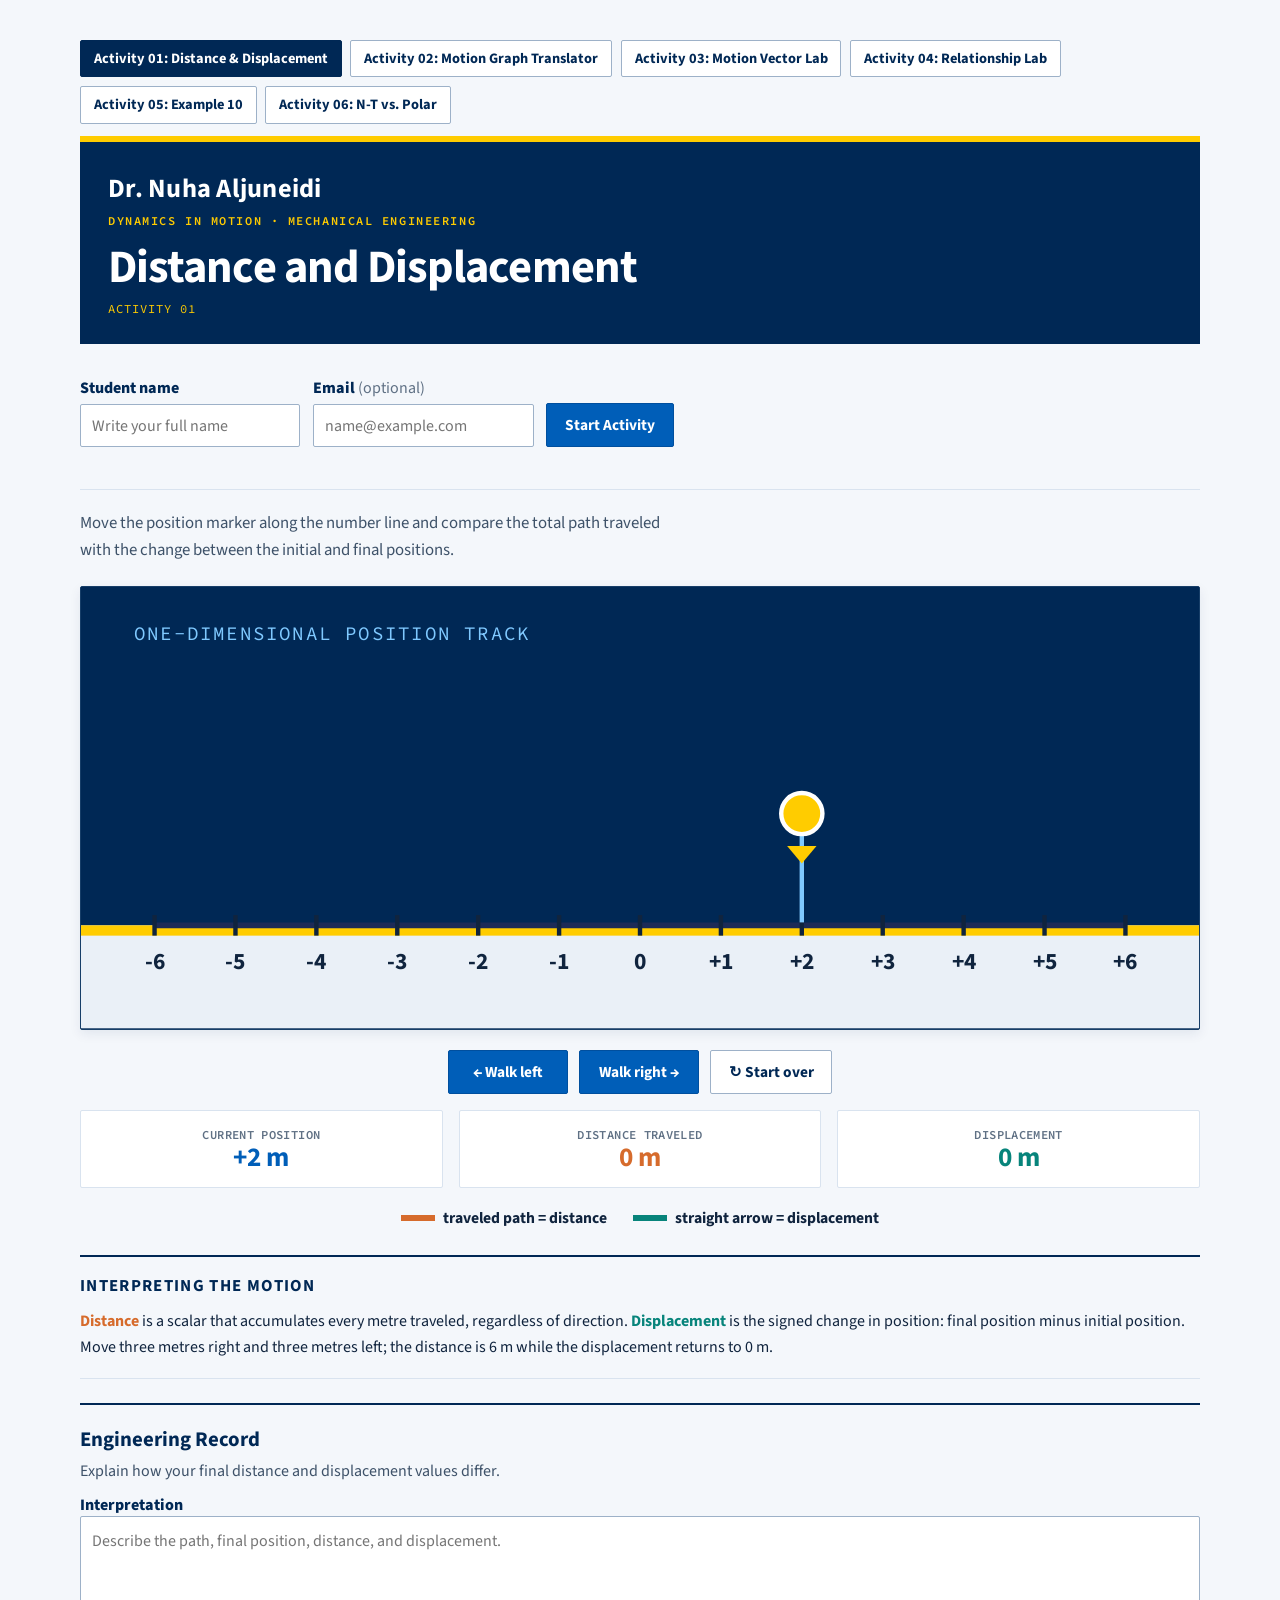
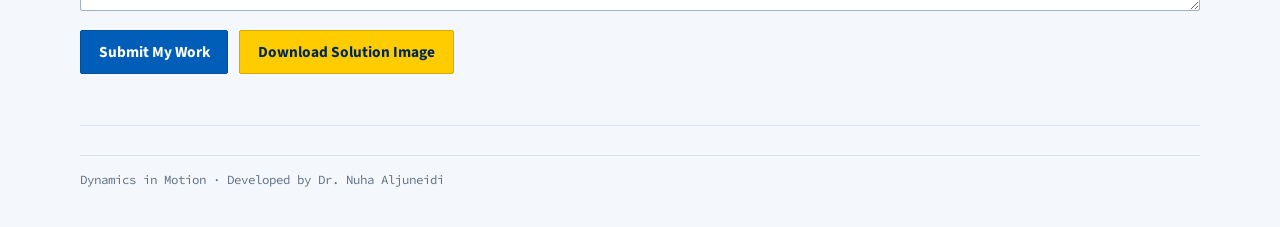
<file: index.html>
<!DOCTYPE html>
<html lang="en">
<head>
<meta charset="UTF-8">
<meta name="viewport" content="width=device-width, initial-scale=1.0">
<meta name="description" content="Explore distance and displacement through an interactive mechanical-engineering dynamics activity by Dr. Nuha Aljuneidi.">
<title>Distance and Displacement | Dr. Nuha Aljuneidi</title>
<link href="https://fonts.googleapis.com/css2?family=Source+Code+Pro:wght@400;600&family=Source+Sans+3:wght@400;600;700&display=swap" rel="stylesheet">
<style>
  :root{--ink:#10243e;--navy:#002855;--blue:#005eb8;--gold:#ffcc00;--dist:#d66b2c;--disp:#07847b;--paper:#fff;--line:#d9e3ef;--muted:#5f7084;}
  *{box-sizing:border-box;}html,body{margin:0;padding:0;}
  body{font-family:"Source Sans 3",system-ui,sans-serif;color:var(--ink);background:#f4f7fb;min-height:100vh;padding:clamp(1rem,3.5vw,2.5rem);display:flex;flex-direction:column;align-items:center;}
  .wrap{width:100%;max-width:1120px;}
  .activity-nav{display:flex;gap:.55rem;flex-wrap:wrap;margin:0 0 .8rem;}
  .activity-nav a{font-family:"Source Sans 3",sans-serif;font-weight:700;font-size:.9rem;text-decoration:none;color:var(--navy);background:var(--paper);border:1px solid #9db1c8;border-radius:2px;padding:.45rem .8rem;}
  .activity-nav a[aria-current="page"]{background:var(--navy);border-color:var(--navy);color:white;}
  .course-banner{background:var(--navy);color:white;border-top:6px solid var(--gold);padding:clamp(1.25rem,2.5vw,1.75rem);margin-bottom:1.45rem;}
  .instructor{margin:0 0 .3rem;font-size:clamp(1.25rem,2.5vw,1.65rem);font-weight:700;letter-spacing:.01em;}.course-label{margin:0 0 .9rem;font-family:"Source Code Pro",monospace;font-size:.75rem;font-weight:600;letter-spacing:.13em;text-transform:uppercase;color:var(--gold);}
  h1{margin:0;color:white;font-size:clamp(1.85rem,4.2vw,2.9rem);line-height:1.08;letter-spacing:-.02em;font-weight:700;}h1 .vs{color:white;}.activity-id{margin:.55rem 0 0;font-family:"Source Code Pro",monospace;font-size:.76rem;letter-spacing:.08em;color:var(--gold);}
  .student-row{display:flex;align-items:flex-end;gap:.8rem;flex-wrap:wrap;margin:-.2rem 0 1.25rem;padding:.8rem 0;border-bottom:1px solid var(--line);}.student-field{display:flex;flex-direction:column;gap:.3rem;}.student-row label,.submission label{font-weight:800;color:var(--navy);}.student-row input{width:min(310px,100%);font:inherit;color:var(--ink);background:white;border:1px solid #9db1c8;border-radius:2px;padding:.6rem .7rem;outline:none;}.student-row input:focus,.submission textarea:focus{border-color:var(--blue);box-shadow:0 0 0 3px rgba(0,94,184,.15);}.submit-status{flex-basis:100%;margin:0;font-size:.86rem;min-height:1.2em;font-weight:700;color:var(--navy);}
  .lede{font-size:1.05rem;max-width:76ch;margin:0 0 1.4rem;line-height:1.6;color:#3e5269;}
  .stats{display:grid;grid-template-columns:repeat(3,1fr);gap:1rem;margin-bottom:1.2rem;}.bubble{background:var(--paper);border:1px solid var(--line);border-radius:2px;padding:1rem .9rem .8rem;text-align:center;box-shadow:none;}.bubble .k{font-family:"Source Code Pro",monospace;font-size:.76rem;color:var(--muted);letter-spacing:.03em;text-transform:uppercase;font-weight:600;}.bubble .v{font-weight:700;font-size:1.7rem;line-height:1.2;font-variant-numeric:tabular-nums;}.bubble.p .v{color:var(--blue);}.bubble.d .v{color:var(--dist);}.bubble.s .v{color:var(--disp);}
  .stage-frame{border:1px solid #173e68;border-radius:2px;overflow:hidden;box-shadow:0 4px 12px rgba(0,40,85,.08);margin-bottom:1.25rem;background:var(--navy);}.stage-frame svg{width:100%;height:auto;display:block;}
  #walker>*{display:none;}#walker .position-marker{display:block;}
  .controls{display:flex;gap:.7rem;justify-content:center;flex-wrap:wrap;margin-bottom:1rem;}button{font-family:"Source Sans 3",sans-serif;font-weight:700;font-size:.96rem;cursor:pointer;color:white;background:var(--blue);border:1px solid #004f9e;border-radius:2px;padding:.62rem 1.1rem;min-width:120px;box-shadow:none;transition:background .15s;}button:hover{background:#004f9e;}button:active{background:#003f7d;}button:focus-visible{outline:4px dashed var(--blue);outline-offset:3px;}button.ghost{background:white;color:var(--navy);border-color:#9db1c8;}.download{background:var(--gold);border-color:#d4a900;color:var(--navy);}.download:hover{background:#e9b900;}
  .legend{display:flex;gap:1.6rem;justify-content:center;flex-wrap:wrap;font-size:.98rem;margin-bottom:1.6rem;font-weight:700;}.legend span{display:inline-flex;align-items:center;gap:.5rem;}.worm{width:34px;height:6px;display:inline-block;}.worm.d{background:var(--dist);}.worm.s{background:var(--disp);}
  .note{margin-top:1.5rem;padding:1rem 0 1.1rem;border-top:2px solid var(--navy);border-bottom:1px solid var(--line);font-size:1rem;line-height:1.65;}.note h2{margin:0 0 .45rem;font-size:1.05rem;letter-spacing:.08em;text-transform:uppercase;color:var(--navy);}.note p{margin:0;}.note b{color:var(--dist);}.note i{color:var(--disp);font-style:normal;font-weight:700;}
  .submission{margin-top:1.5rem;padding:1.25rem 0;border-top:2px solid var(--navy);border-bottom:1px solid var(--line);}.submission h2{margin:0 0 .35rem;color:var(--navy);font-size:1.3rem;}.submission p{margin:.25rem 0 .8rem;color:#3e5269;}.submission textarea{width:100%;min-height:95px;resize:vertical;font:inherit;line-height:1.5;color:var(--ink);background:white;border:1px solid #9db1c8;border-radius:2px;padding:.7rem;outline:none;}.submission-actions{display:flex;gap:.7rem;flex-wrap:wrap;margin-top:.8rem;}.final-status{min-height:1.3em;margin:.65rem 0 0!important;font-weight:700;color:var(--navy)!important;}
  footer{margin-top:1.8rem;padding-top:1rem;border-top:1px solid var(--line);font-family:"Source Code Pro",monospace;font-size:.78rem;color:var(--muted);}
  @media(max-width:600px){.stats{grid-template-columns:1fr;}.student-row{align-items:flex-start;flex-direction:column;}.student-row input{width:100%;}button{flex:1;min-width:0;}}
  @media(prefers-reduced-motion:reduce){#walker{transition:none!important;}}
</style>
</head>
<body>
<div class="wrap">
  <nav class="activity-nav" aria-label="Dynamics activities">
    <a href="./" aria-current="page">Activity 01: Distance &amp; Displacement</a>
    <a href="motion-graph-translator.html">Activity 02: Motion Graph Translator</a>
    <a href="motion-vector-lab.html">Activity 03: Motion Vector Lab</a>
    <a href="velocity-axis-lab.html">Activity 04: Relationship Lab</a>
    <a href="example-10-projectile.html">Activity 05: Example 10</a>
    <a href="nt-vs-polar-lab.html">Activity 06: N-T vs. Polar</a>
  </nav>
  <header class="course-banner">
    <p class="instructor">Dr. Nuha Aljuneidi</p>
    <p class="course-label">Dynamics in Motion · Mechanical Engineering</p>
    <h1>Distance <span class="vs">and</span> Displacement</h1>
    <p class="activity-id">ACTIVITY 01</p>
  </header>
  <div class="student-row">
    <div class="student-field"><label for="studentName">Student name</label><input id="studentName" type="text" autocomplete="name" placeholder="Write your full name" required></div>
    <div class="student-field"><label for="studentEmail">Email <span style="font-weight:400;color:var(--muted)">(optional)</span></label><input id="studentEmail" type="email" autocomplete="email" placeholder="name@example.com"></div>
    <button id="startActivity" type="button">Start Activity</button>
    <p id="submitStatus" class="submit-status" role="status" aria-live="polite"></p>
  </div>
  <p class="lede">Move the position marker along the number line and compare the total path traveled with the change between the initial and final positions.</p>

  <div class="stage-frame">
    <svg id="stage" viewBox="0 0 760 300" xmlns="http://www.w3.org/2000/svg" role="img" aria-label="A calibrated position track showing total distance and displacement.">
      <defs>
        <marker id="ah" markerWidth="12" markerHeight="12" refX="7" refY="5" orient="auto">
          <path d="M0,0 L11,5 L0,10 Z" fill="#008c95" stroke="#1c2b57" stroke-width="1"/>
        </marker>
      </defs>

      <!-- sky -->
      <rect x="0" y="0" width="760" height="230" fill="#002855"/>
      <text x="36" y="36" fill="#7fc9ff" font-family="Source Code Pro,monospace" font-size="13" letter-spacing="1.5">ONE-DIMENSIONAL POSITION TRACK</text>
      <!-- sun -->
      <circle cx="680" cy="55" r="34" fill="#ffcb06" stroke="#1c2b57" stroke-width="4" opacity="0"/>
      <g stroke="#ffcb06" stroke-width="5" stroke-linecap="round" opacity="0">
        <line x1="680" y1="4" x2="680" y2="-6"/>
        <line x1="726" y1="30" x2="736" y2="22"/>
        <line x1="634" y1="30" x2="624" y2="22"/>
      </g>
      <!-- clouds -->
      <g fill="#ffffff" stroke="#1c2b57" stroke-width="3" opacity="0">
        <g transform="translate(120,55)"><ellipse cx="0" cy="0" rx="34" ry="20"/><ellipse cx="30" cy="6" rx="26" ry="16"/><ellipse cx="-28" cy="8" rx="22" ry="14"/></g>
        <g transform="translate(420,40)"><ellipse cx="0" cy="0" rx="28" ry="17"/><ellipse cx="26" cy="5" rx="22" ry="14"/></g>
      </g>

      <!-- ground -->
      <rect x="0" y="230" width="760" height="70" fill="#eaf0f7"/>
      <rect x="0" y="230" width="760" height="7" fill="#ffcc00"/>

      <!-- displacement arrow lane (in the sky) -->
      <line id="dispArrow" x1="380" y1="120" x2="380" y2="120" stroke="#008c95" stroke-width="6" marker-end="url(#ah)" opacity="0"/>
      <text id="dispLabel" x="380" y="105" text-anchor="middle" font-family="Source Sans 3, sans-serif" font-weight="700" font-size="19" fill="#7fc9ff" opacity="0"></text>

      <!-- distance wiggle path -->
      <path id="trace" d="" fill="none" stroke="#d9633b" stroke-width="6" stroke-linecap="round" stroke-linejoin="round"/>

      <!-- number line on the ground -->
      <line x1="50" y1="230" x2="710" y2="230" stroke="#1c2b57" stroke-width="4"/>
      <g id="ticks"></g>

      <!-- Pip the walker -->
      <g id="walker" style="transition:transform .30s cubic-bezier(.34,1.4,.5,1);">
        <!-- shadow -->
        <ellipse cx="380" cy="232" rx="20" ry="6" fill="rgba(0,0,0,0.18)"/>
        <!-- legs -->
        <g id="legs">
          <line x1="374" y1="210" x2="371" y2="230" stroke="#2a2320" stroke-width="5" stroke-linecap="round"/>
          <line x1="386" y1="210" x2="389" y2="230" stroke="#2a2320" stroke-width="5" stroke-linecap="round"/>
        </g>
        <!-- body -->
        <circle cx="380" cy="188" r="26" fill="#6750a4" stroke="#1c2b57" stroke-width="4"/>
        <!-- eyes -->
        <circle cx="372" cy="184" r="6" fill="#fff" stroke="#2a2320" stroke-width="2"/>
        <circle cx="388" cy="184" r="6" fill="#fff" stroke="#2a2320" stroke-width="2"/>
        <circle id="pupilL" cx="374" cy="185" r="2.6" fill="#2a2320"/>
        <circle id="pupilR" cx="390" cy="185" r="2.6" fill="#2a2320"/>
        <!-- smile -->
        <path d="M370,196 Q380,204 390,196" fill="none" stroke="#2a2320" stroke-width="3" stroke-linecap="round"/>
        <!-- little cap -->
        <path d="M356,172 Q380,150 404,172 Z" fill="#d9633b" stroke="#1c2b57" stroke-width="4" stroke-linejoin="round"/>
        <g class="position-marker">
          <line x1="380" y1="168" x2="380" y2="228" stroke="#7fc9ff" stroke-width="3"/>
          <circle cx="380" cy="154" r="14" fill="#ffcc00" stroke="#ffffff" stroke-width="3"/>
          <path d="M370 176 L380 188 L390 176 Z" fill="#ffcc00"/>
        </g>
      </g>
    </svg>
  </div>

  <div class="controls">
    <button class="left" id="left" aria-keyshortcuts="ArrowLeft">&larr; Walk left</button>
    <button class="right" id="right" aria-keyshortcuts="ArrowRight">Walk right &rarr;</button>
    <button class="ghost" id="reset" aria-keyshortcuts="Home">&#8635; Start over</button>
  </div>

  <div class="stats" aria-live="polite">
    <div class="bubble p"><div class="k">Current position</div><div class="v" id="pos">+2 m</div></div>
    <div class="bubble d"><div class="k">Distance traveled</div><div class="v" id="dist">0 m</div></div>
    <div class="bubble s"><div class="k">Displacement</div><div class="v" id="disp">0 m</div></div>
  </div>

  <div class="legend">
    <span><i class="worm d"></i> traveled path = distance</span>
    <span><i class="worm s"></i> straight arrow = displacement</span>
  </div>

  <section class="note" aria-labelledby="interpret-heading">
    <h2 id="interpret-heading">Interpreting the Motion</h2>
    <p><b>Distance</b> is a scalar that accumulates every metre traveled, regardless of direction.
    <i>Displacement</i> is the signed change in position: final position minus initial position. Move three metres right and three metres left; the distance is 6 m while the displacement returns to 0 m.</p>
  </section>

  <section class="submission" aria-labelledby="record-heading">
    <h2 id="record-heading">Engineering Record</h2>
    <p>Explain how your final distance and displacement values differ.</p>
    <label for="studentNotes">Interpretation</label>
    <textarea id="studentNotes" placeholder="Describe the path, final position, distance, and displacement."></textarea>
    <div class="submission-actions">
      <button id="submitWork" type="button">Submit My Work</button>
      <button id="downloadSolution" class="download" type="button">Download Solution Image</button>
    </div>
    <p id="finalStatus" class="final-status" role="status" aria-live="polite"></p>
  </section>

  <footer>Dynamics in Motion · Developed by Dr. Nuha Aljuneidi</footer>
</div>

<script>
(function(){
  var minP=-6, maxP=6, x0=50, x1=710, axisY=230, laneY=205;
  function px(p){ return x0 + (p-minP)/(maxP-minP)*(x1-x0); }

  var start=2, pos=2, dist=0, trace=[2];

  var ticks=document.getElementById("ticks"), NS="http://www.w3.org/2000/svg";
  for(var p=minP;p<=maxP;p++){
    var x=px(p);
    var ln=document.createElementNS(NS,"line");
    ln.setAttribute("x1",x);ln.setAttribute("x2",x);
    ln.setAttribute("y1",axisY-7);ln.setAttribute("y2",axisY+7);
    ln.setAttribute("stroke","#10243e");ln.setAttribute("stroke-width","3");
    ticks.appendChild(ln);
    var tx=document.createElementNS(NS,"text");
    tx.setAttribute("x",x);tx.setAttribute("y",axisY+30);
    tx.setAttribute("text-anchor","middle");
    tx.setAttribute("font-family","Source Sans 3, sans-serif");
    tx.setAttribute("font-weight","700");
    tx.setAttribute("font-size","16");tx.setAttribute("fill","#10243e");
    tx.textContent=(p>0?"+"+p:p);
    ticks.appendChild(tx);
  }

  var walker=document.getElementById("walker"),
      traceEl=document.getElementById("trace"),
      arrow=document.getElementById("dispArrow"),
      arrowLbl=document.getElementById("dispLabel");

  function fmt(v){ return (v>0?"+"+v:""+v)+" m"; }

  function render(dir){
    walker.style.transform="translateX("+(px(pos)-380)+"px)";
    document.getElementById("pos").textContent=fmt(pos);
    document.getElementById("dist").textContent=dist+" m";
    var disp=pos-start;
    document.getElementById("disp").textContent=fmt(disp);

    var d="";
    for(var i=0;i<trace.length;i++){
      var cx=px(trace[i]);
      if(i===0){ d="M"+cx+","+laneY; }
      else{
        var prev=px(trace[i-1]);
        var midx=(prev+cx)/2;
        var arch=laneY-18;
        d+=" Q"+midx+","+arch+" "+cx+","+laneY;
      }
    }
    traceEl.setAttribute("d",d);

    if(disp!==0){
      arrow.setAttribute("x1",px(start));arrow.setAttribute("x2",px(pos));
      arrow.setAttribute("y1",120);arrow.setAttribute("y2",120);
      arrow.setAttribute("opacity","1");
      arrowLbl.setAttribute("x",(px(start)+px(pos))/2);
      arrowLbl.textContent=fmt(disp);
      arrowLbl.setAttribute("opacity","1");
    }else{
      arrow.setAttribute("opacity","0");
      arrowLbl.setAttribute("opacity","0");
    }
  }

  function step(dir){
    var np=pos+dir;
    if(np<minP||np>maxP) return;
    pos=np; dist+=1; trace.push(pos); render(dir);
  }

  document.getElementById("left").addEventListener("click",function(){step(-1);});
  document.getElementById("right").addEventListener("click",function(){step(1);});
  document.getElementById("reset").addEventListener("click",function(){
    pos=2;start=2;dist=0;trace=[2];render();
  });
  document.addEventListener("keydown",function(e){
    if(e.target.matches("input,textarea"))return;
    if(e.key==="ArrowLeft"){e.preventDefault();step(-1);} else if(e.key==="ArrowRight"){e.preventDefault();step(1);} else if(e.key==="Home"){e.preventDefault();document.getElementById("reset").click();}
  });

  var LOGGER_URL="https://script.google.com/macros/s/AKfycbwmh8vX2n26GHHKq9yIGjy3fanmZ_XQddXHSH3RmrtV3HdhrpO27E3zZvXswCfN9QRpXg/exec";
  function payload(action){
    return new URLSearchParams({
      action:action,
      studentName:document.getElementById("studentName").value.trim(),
      email:document.getElementById("studentEmail").value.trim(),
      activity:"Distance and Displacement — Activity 01",
      scenario:"Initial +2 m to final "+fmt(pos),
      displacement:String(pos-start),
      distance:String(dist),
      notes:document.getElementById("studentNotes").value.trim()
    });
  }
  function validateStudent(status){
    var name=document.getElementById("studentName").value.trim();
    var email=document.getElementById("studentEmail");
    if(!name){status.textContent="Please enter your name first.";document.getElementById("studentName").focus();return false;}
    if(email.value.trim()&&!email.checkValidity()){status.textContent="Please check the email address or leave it blank.";return false;}
    return true;
  }
  document.getElementById("startActivity").addEventListener("click",async function(){
    var status=document.getElementById("submitStatus");if(!validateStudent(status))return;
    var button=this;button.disabled=true;button.textContent="Recording…";status.textContent="Connecting to the activity log…";
    try{await fetch(LOGGER_URL,{method:"POST",mode:"no-cors",headers:{"Content-Type":"application/x-www-form-urlencoded"},body:payload("start")});status.textContent="Activity started. Your information was recorded.";button.textContent="Activity Started";}
    catch(error){status.textContent="The activity could not be recorded. Check your connection and try again.";button.disabled=false;button.textContent="Start Activity";}
  });
  document.getElementById("submitWork").addEventListener("click",async function(){
    var status=document.getElementById("finalStatus");if(!validateStudent(status))return;
    var button=this;button.disabled=true;button.textContent="Submitting…";status.textContent="Sending your final results…";
    try{await fetch(LOGGER_URL,{method:"POST",mode:"no-cors",headers:{"Content-Type":"application/x-www-form-urlencoded"},body:payload("complete")});status.textContent="Work submitted. Your completion time and final results were recorded.";button.textContent="Work Submitted";}
    catch(error){status.textContent="Submission failed. Check your connection and try again.";button.disabled=false;button.textContent="Submit My Work";}
  });
  function drawStage(ctx,x,y,w,h){return new Promise(function(resolve,reject){var source=new XMLSerializer().serializeToString(document.getElementById("stage"));var blob=new Blob([source],{type:"image/svg+xml;charset=utf-8"});var url=URL.createObjectURL(blob),img=new Image();img.onload=function(){ctx.drawImage(img,x,y,w,h);URL.revokeObjectURL(url);resolve();};img.onerror=function(){URL.revokeObjectURL(url);reject(new Error("Stage image failed"));};img.src=url;});}
  function wrapText(ctx,text,x,y,maxWidth,lineHeight,maxLines){var words=(text||"No interpretation provided.").split(/\s+/),line="",lines=0;for(var i=0;i<words.length;i++){var test=line?line+" "+words[i]:words[i];if(ctx.measureText(test).width>maxWidth&&line){ctx.fillText(line,x,y+lines*lineHeight);lines++;line=words[i];if(lines>=maxLines)break;}else line=test;}if(lines<maxLines&&line)ctx.fillText(line,x,y+lines*lineHeight);}
  document.getElementById("downloadSolution").addEventListener("click",async function(){
    var status=document.getElementById("finalStatus");if(!validateStudent(status))return;var button=this;button.disabled=true;button.textContent="Creating Image…";
    try{
      var name=document.getElementById("studentName").value.trim(),canvas=document.createElement("canvas");canvas.width=1600;canvas.height=1000;var ctx=canvas.getContext("2d");
      ctx.fillStyle="#fff";ctx.fillRect(0,0,1600,1000);ctx.fillStyle="#ffcc00";ctx.fillRect(0,0,1600,14);ctx.fillStyle="#002855";ctx.fillRect(0,14,1600,180);
      ctx.fillStyle="#fff";ctx.font="700 34px 'Source Sans 3',Arial";ctx.fillText("Dr. Nuha Aljuneidi",60,72);ctx.fillStyle="#ffcc00";ctx.font="600 20px 'Source Code Pro',monospace";ctx.fillText("DYNAMICS IN MOTION · DISTANCE AND DISPLACEMENT",60,112);ctx.fillStyle="#fff";ctx.font="700 44px 'Source Sans 3',Arial";ctx.fillText("Student Solution Record",60,165);
      ctx.fillStyle="#10243e";ctx.font="700 24px 'Source Sans 3',Arial";ctx.fillText("Student: "+name,60,238);ctx.font="20px 'Source Sans 3',Arial";ctx.fillText("Date: "+new Date().toLocaleString(),60,275);ctx.fillText("Activity 01",1260,238);
      await drawStage(ctx,110,315,1380,545);
      ctx.fillStyle="#002855";ctx.font="700 25px 'Source Sans 3',Arial";ctx.fillText("Final Results",60,900);ctx.fillStyle="#10243e";ctx.font="21px 'Source Sans 3',Arial";ctx.fillText("Position: "+fmt(pos),250,900);ctx.fillText("Distance: "+dist+" m",520,900);ctx.fillText("Displacement: "+fmt(pos-start),790,900);
      ctx.fillStyle="#334b64";ctx.font="18px 'Source Sans 3',Arial";wrapText(ctx,document.getElementById("studentNotes").value.trim(),60,940,1460,24,2);
      ctx.fillStyle="#002855";ctx.fillRect(0,972,1600,28);ctx.fillStyle="#fff";ctx.font="14px 'Source Sans 3',Arial";ctx.fillText("Dynamics in Motion · Developed by Dr. Nuha Aljuneidi",60,992);
      var a=document.createElement("a");a.download="distance-displacement-solution-"+name.toLowerCase().replace(/[^a-z0-9]+/g,"-").replace(/^-|-$/g,"")+".png";a.href=canvas.toDataURL("image/png");a.click();status.textContent="Solution image downloaded.";
    }catch(error){status.textContent="The solution image could not be created. Please try again.";}finally{button.disabled=false;button.textContent="Download Solution Image";}
  });

  render();
})();
</script>
</body>
</html>
</file>
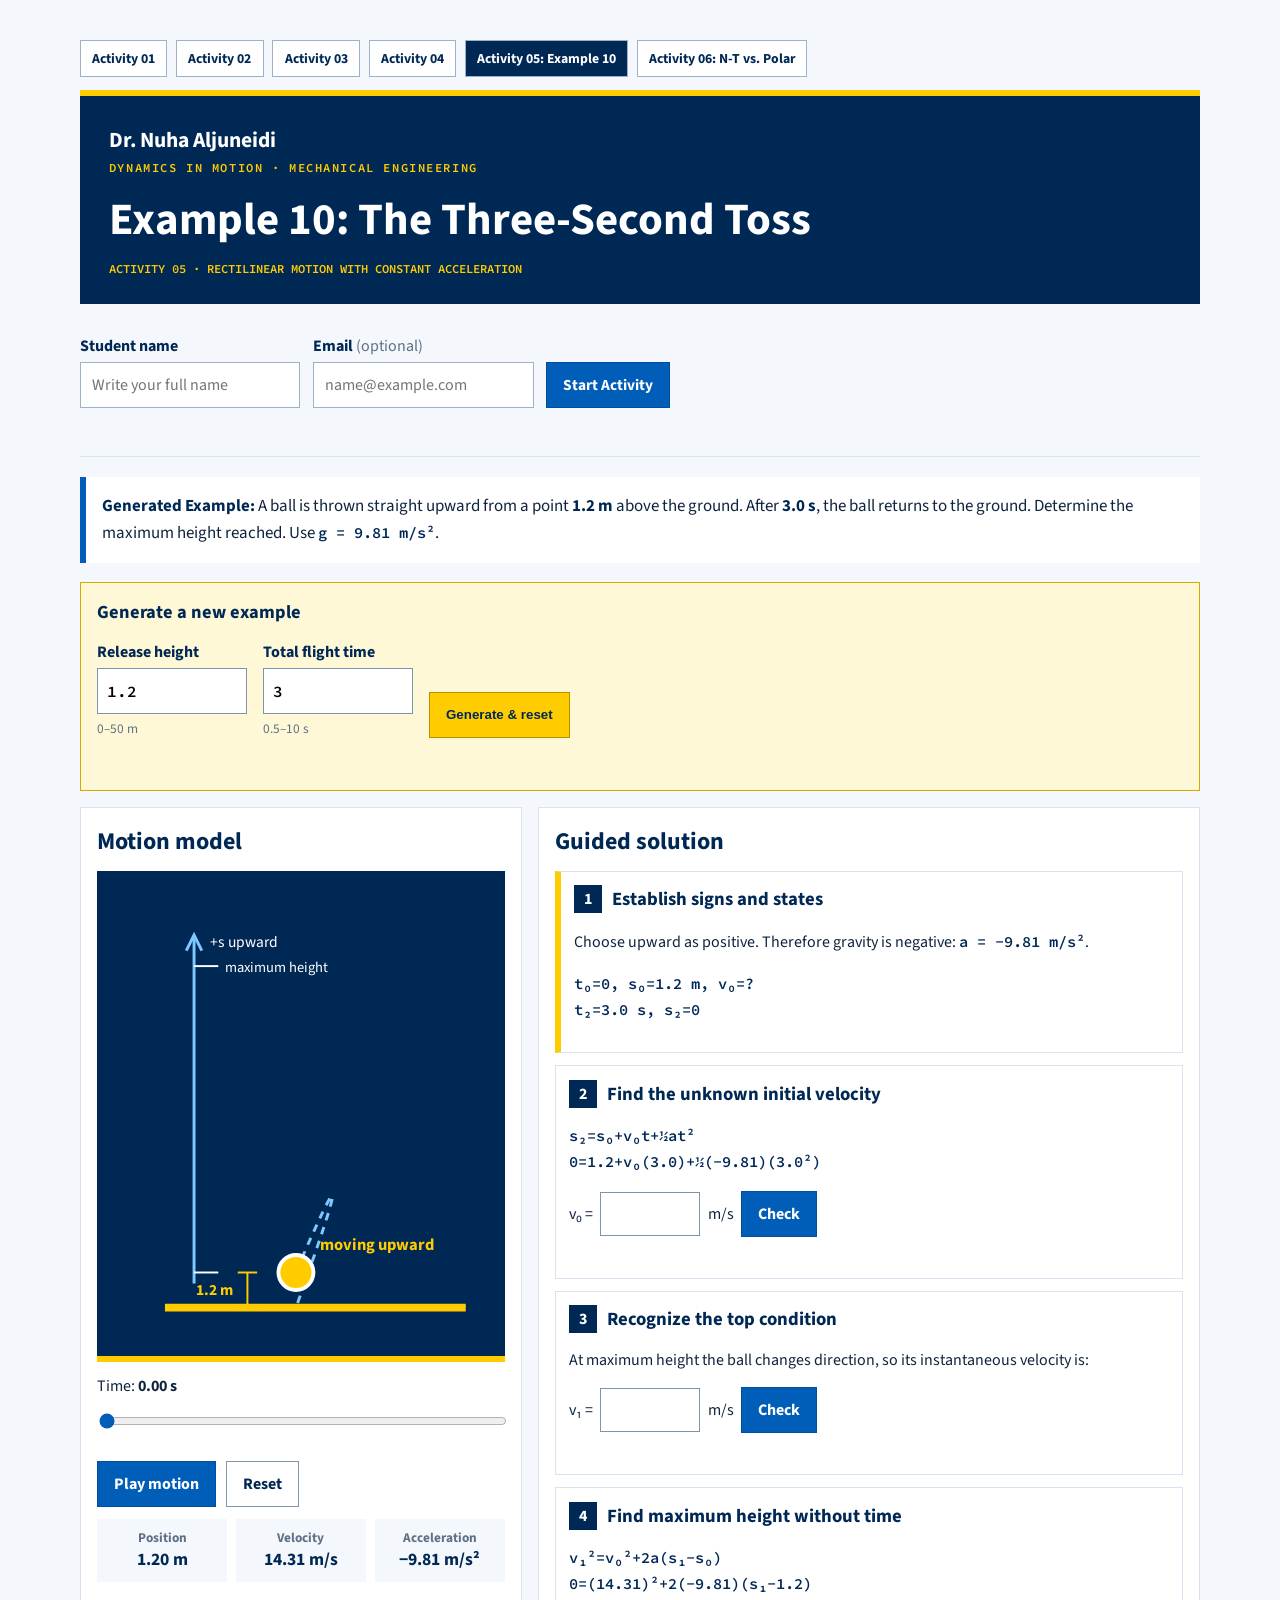
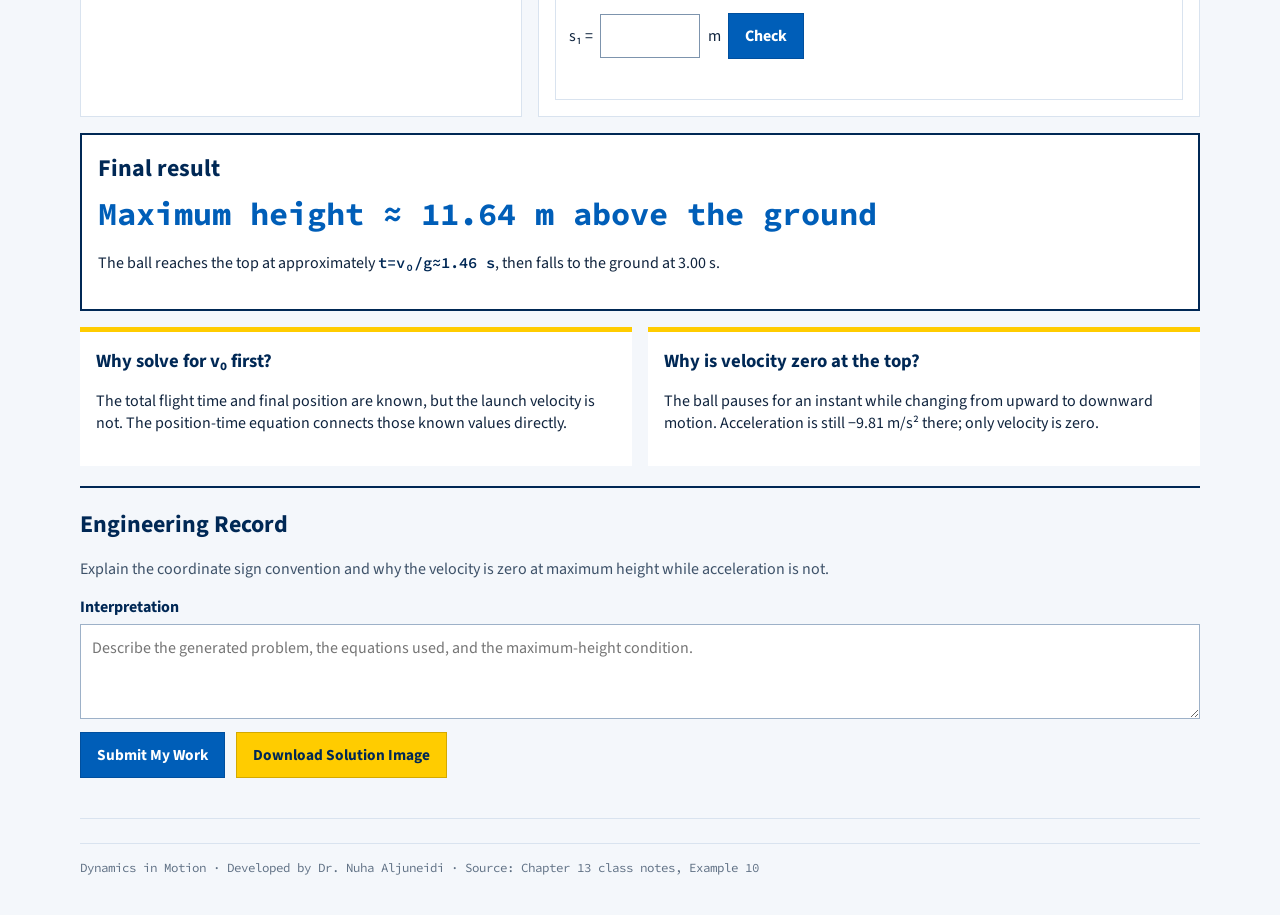
<file: example-10-projectile.html>
<!DOCTYPE html><html lang="en"><head><meta charset="UTF-8"><meta name="viewport" content="width=device-width,initial-scale=1"><title>Example 10: Vertical Motion | Dynamics in Motion</title><link href="https://fonts.googleapis.com/css2?family=Source+Code+Pro:wght@400;600&family=Source+Sans+3:wght@400;600;700&display=swap" rel="stylesheet"><style>
:root{--navy:#002855;--blue:#005eb8;--gold:#ffcc00;--ink:#10243e;--paper:#fff;--bg:#f4f7fb;--line:#d9e3ef;--muted:#5f7084;--green:#067647;--red:#b42318}*{box-sizing:border-box}html,body{margin:0}body{font-family:"Source Sans 3",system-ui,sans-serif;color:var(--ink);background:var(--bg);padding:clamp(1rem,3.5vw,2.5rem)}.wrap{max-width:1120px;margin:auto}.nav{display:flex;gap:.55rem;flex-wrap:wrap;margin-bottom:.8rem}.nav a{font-weight:700;font-size:.86rem;text-decoration:none;color:var(--navy);background:#fff;border:1px solid #9db1c8;padding:.48rem .7rem}.nav a[aria-current]{background:var(--navy);color:#fff}.banner{background:var(--navy);color:#fff;border-top:6px solid var(--gold);padding:clamp(1.25rem,2.5vw,1.8rem)}.banner p{margin:0}.instructor{font-size:1.35rem;font-weight:700}.course{font:600 .76rem "Source Code Pro";letter-spacing:.13em;color:var(--gold);text-transform:uppercase;padding:.25rem 0 .8rem}h1{font-size:clamp(1.9rem,4vw,2.8rem);margin:0}.id{font:600 .76rem "Source Code Pro";color:var(--gold);padding-top:.55rem}.problem{background:#fff;border-left:6px solid var(--blue);padding:1rem;margin:1.2rem 0;font-size:1.06rem;line-height:1.6}.problem strong{color:var(--navy)}.generator{display:flex;gap:1rem;align-items:end;flex-wrap:wrap;background:#fff8d6;border:1px solid #d4a900;padding:1rem;margin-bottom:1rem}.generator h2{flex-basis:100%;margin:0;color:var(--navy);font-size:1.15rem}.field{display:flex;flex-direction:column;gap:.3rem}.field label{font-weight:700;color:var(--navy)}.field input{width:150px;min-height:46px;border:1px solid #7d94ad;padding:.55rem;font:600 1rem "Source Code Pro"}.field small{color:var(--muted)}.generate{min-height:46px;padding:.6rem 1rem;background:var(--gold);border:1px solid #b58f00;color:var(--navy);font-weight:700;cursor:pointer}.generator-status{flex-basis:100%;margin:0;min-height:1.3em;font-weight:700}.lab{display:grid;grid-template-columns:minmax(330px,.8fr) minmax(0,1.2fr);gap:1rem}.panel{background:#fff;border:1px solid var(--line);padding:1rem}.panel h2{color:var(--navy);margin:0 0 .7rem}.stage{background:var(--navy);border-bottom:6px solid var(--gold)}svg{width:100%;height:auto;display:block}.controls{display:flex;gap:.6rem;flex-wrap:wrap;margin-top:.8rem}.controls button,.check{min-height:46px;padding:.6rem 1rem;border:1px solid #004f9e;background:var(--blue);color:#fff;font:700 1rem "Source Sans 3";cursor:pointer}.controls .ghost{background:#fff;color:var(--navy);border-color:#7d94ad}.time-row{margin-top:.8rem}input[type=range]{width:100%;min-height:44px;accent-color:var(--blue)}.readouts{display:grid;grid-template-columns:repeat(3,1fr);gap:.55rem;margin-top:.7rem}.metric{background:#f4f7fb;padding:.6rem;text-align:center}.metric small{display:block;color:var(--muted);font-weight:700}.metric b{font-size:1.1rem;color:var(--navy)}.steps{display:grid;gap:.75rem}.step{border:1px solid var(--line);padding:.85rem}.step.active{border-left:6px solid var(--gold)}.step-head{display:flex;gap:.6rem;align-items:center}.num{display:inline-grid;place-items:center;width:28px;height:28px;background:var(--navy);color:#fff;font-weight:700}.step h3{margin:0;color:var(--navy)}.math{font:600 .96rem "Source Code Pro";color:var(--navy);line-height:1.7}.answer{display:flex;align-items:center;gap:.45rem;flex-wrap:wrap}.answer input{width:100px;min-height:44px;padding:.5rem;border:1px solid #7d94ad;font:600 1rem "Source Code Pro"}.feedback{min-height:1.25em;margin:.45rem 0 0;font-weight:700}.ok{color:var(--green)}.no{color:var(--red)}.reveal{margin-top:1rem;background:#fff;border:2px solid var(--navy);padding:1rem}.reveal h2{margin:0 0 .5rem;color:var(--navy)}.final{font:700 clamp(1.4rem,3vw,2rem) "Source Code Pro";color:var(--blue)}.concept{display:grid;grid-template-columns:1fr 1fr;gap:1rem;margin-top:1rem}.note{background:#fff;border-top:5px solid var(--gold);padding:1rem}.note h3{margin:0;color:var(--navy)}button:focus-visible,a:focus-visible,input:focus-visible{outline:3px dashed var(--blue);outline-offset:3px}footer{margin-top:1.5rem;border-top:1px solid var(--line);padding-top:1rem;color:var(--muted);font:400 .78rem "Source Code Pro"}@media(max-width:800px){.lab,.concept{grid-template-columns:1fr}}@media(max-width:560px){.nav{flex-direction:column}.readouts{grid-template-columns:1fr}.answer input{width:90px}}@media(prefers-reduced-motion:reduce){#ball{transition:none!important}}</style><link rel="stylesheet" href="student-record.css"></head><body><main class="wrap">
<nav class="nav" aria-label="Dynamics activities"><a href="index.html">Activity 01</a><a href="motion-graph-translator.html">Activity 02</a><a href="motion-vector-lab.html">Activity 03</a><a href="velocity-axis-lab.html">Activity 04</a><a href="example-10-projectile.html" aria-current="page">Activity 05: Example 10</a><a href="nt-vs-polar-lab.html">Activity 06: N-T vs. Polar</a></nav><header class="banner"><p class="instructor">Dr. Nuha Aljuneidi</p><p class="course">Dynamics in Motion · Mechanical Engineering</p><h1>Example 10: The Three-Second Toss</h1><p class="id">ACTIVITY 05 · RECTILINEAR MOTION WITH CONSTANT ACCELERATION</p></header>
<div class="student-record-row"><div class="student-record-field"><label for="studentName">Student name</label><input id="studentName" type="text" autocomplete="name" placeholder="Write your full name" required></div><div class="student-record-field"><label for="studentEmail">Email <span style="font-weight:400;color:var(--muted)">(optional)</span></label><input id="studentEmail" type="email" autocomplete="email" placeholder="name@example.com"></div><button id="startActivity" type="button">Start Activity</button><p id="submitStatus" class="record-status" role="status" aria-live="polite"></p></div>
<section class="problem"><strong>Generated Example:</strong> A ball is thrown straight upward from a point <strong id="problemHeight">1.2 m</strong> above the ground. After <strong id="problemTime">3.0 s</strong>, the ball returns to the ground. Determine the maximum height reached. Use <span class="math">g = 9.81 m/s²</span>.</section>
<section class="generator" aria-labelledby="generatorHeading"><h2 id="generatorHeading">Generate a new example</h2><div class="field"><label for="heightInput">Release height</label><input id="heightInput" type="number" min="0" max="50" step="0.1" value="1.2"><small>0–50 m</small></div><div class="field"><label for="flightInput">Total flight time</label><input id="flightInput" type="number" min="0.5" max="10" step="0.1" value="3"><small>0.5–10 s</small></div><button class="generate" id="generate">Generate &amp; reset</button><p id="generatorStatus" class="generator-status" role="status" aria-live="polite"></p></section>
<section class="lab"><div class="panel"><h2>Motion model</h2><div class="stage"><svg viewBox="0 0 420 500" role="img" aria-label="Ball moving vertically from 1.2 metres above the ground to its maximum height and back to the ground"><rect width="420" height="500" fill="#002855"/><line x1="70" y1="450" x2="380" y2="450" stroke="#ffcc00" stroke-width="8"/><line x1="100" y1="425" x2="100" y2="70" stroke="#7fc9ff" stroke-width="3"/><path d="M92 82 L100 66 L108 82" fill="none" stroke="#7fc9ff" stroke-width="3"/><text x="116" y="78" fill="#fff" font-size="16">+s upward</text><line id="releaseTick" x1="100" y1="413" x2="125" y2="413" stroke="#fff" stroke-width="2"/><text id="releaseLabel" x="132" y="419" fill="#fff" font-size="15">1.2 m: release</text><line x1="100" y1="98" x2="125" y2="98" stroke="#fff" stroke-width="2"/><text x="132" y="104" fill="#fff" font-size="15">maximum height</text><path id="trail" d="M205 413 Q280 240 205 450" fill="none" stroke="#7fc9ff" stroke-width="3" stroke-dasharray="8 7"/><g id="ball"><circle cx="205" cy="413" r="18" fill="#ffcc00" stroke="#fff" stroke-width="4"/></g><text id="motionLabel" x="230" y="390" fill="#ffcc00" font-size="17" font-weight="700">release</text></svg></div><div class="time-row"><label for="time">Time: <strong id="timeValue">0.00 s</strong></label><input id="time" type="range" min="0" max="3" step="0.01" value="0"></div><div class="controls"><button id="play">Play motion</button><button class="ghost" id="reset">Reset</button></div><div class="readouts"><div class="metric"><small>Position</small><b id="sValue">1.20 m</b></div><div class="metric"><small>Velocity</small><b id="vValue">14.32 m/s</b></div><div class="metric"><small>Acceleration</small><b>−9.81 m/s²</b></div></div></div>
<div class="panel"><h2>Guided solution</h2><div class="steps"><article class="step active"><div class="step-head"><span class="num">1</span><h3>Establish signs and states</h3></div><p>Choose upward as positive. Therefore gravity is negative: <span class="math">a = −9.81 m/s²</span>.</p><p class="math" id="statesMath"></p></article><article class="step"><div class="step-head"><span class="num">2</span><h3>Find the unknown initial velocity</h3></div><p class="math" id="launchMath"></p><div class="answer"><label for="v0Answer">v₀ =</label><input id="v0Answer" type="number" step="0.01"><span>m/s</span><button class="check" data-key="v0">Check</button></div><p id="v0Feedback" class="feedback" aria-live="polite"></p></article><article class="step"><div class="step-head"><span class="num">3</span><h3>Recognize the top condition</h3></div><p>At maximum height the ball changes direction, so its instantaneous velocity is:</p><div class="answer"><label for="topAnswer">v₁ =</label><input id="topAnswer" type="number" step="0.1"><span>m/s</span><button class="check" data-key="top">Check</button></div><p id="topFeedback" class="feedback" aria-live="polite"></p></article><article class="step"><div class="step-head"><span class="num">4</span><h3>Find maximum height without time</h3></div><p class="math" id="heightMath"></p><div class="answer"><label for="heightAnswer">s₁ =</label><input id="heightAnswer" type="number" step="0.1"><span>m</span><button class="check" data-key="height">Check</button></div><p id="heightFeedback" class="feedback" aria-live="polite"></p></article></div></div></section>
<section class="reveal"><h2>Final result</h2><div class="final" id="finalHeight"></div><p id="finalTiming"></p></section><section class="concept"><article class="note"><h3>Why solve for v₀ first?</h3><p>The total flight time and final position are known, but the launch velocity is not. The position-time equation connects those known values directly.</p></article><article class="note"><h3>Why is velocity zero at the top?</h3><p>The ball pauses for an instant while changing from upward to downward motion. Acceleration is still −9.81 m/s² there; only velocity is zero.</p></article></section><section class="engineering-record" aria-labelledby="recordHeading"><h2 id="recordHeading">Engineering Record</h2><p>Explain the coordinate sign convention and why the velocity is zero at maximum height while acceleration is not.</p><label for="studentNotes">Interpretation</label><textarea id="studentNotes" placeholder="Describe the generated problem, the equations used, and the maximum-height condition."></textarea><div class="record-actions"><button id="submitWork" type="button">Submit My Work</button><button id="downloadSolution" class="download-record" type="button">Download Solution Image</button></div><p id="finalStatus" class="record-status" role="status" aria-live="polite"></p></section>
<footer>Dynamics in Motion · Developed by Dr. Nuha Aljuneidi · Source: Chapter 13 class notes, Example 10</footer></main>
<script>(function(){var g=9.81,h0=1.2,T=3,v0,maxS,topT,slider=document.getElementById('time'),timer=null;function calculate(){v0=(.5*g*T*T-h0)/T;maxS=h0+v0*v0/(2*g);topT=v0/g}function state(){var t=Number(slider.value),pos=h0+v0*t-.5*g*t*t,vel=v0-g*t,y=450-(Math.max(0,pos)/maxS)*352;document.getElementById('ball').setAttribute('transform','translate(0 '+(y-413)+')');document.getElementById('timeValue').textContent=t.toFixed(2)+' s';document.getElementById('sValue').textContent=Math.max(0,pos).toFixed(2)+' m';document.getElementById('vValue').textContent=vel.toFixed(2)+' m/s';document.getElementById('motionLabel').setAttribute('y',Math.max(85,y-23));document.getElementById('motionLabel').textContent=Math.abs(vel)<.08?'top: v = 0':vel>0?'moving upward':'moving downward'}function clearWork(){document.querySelectorAll('.answer input').forEach(function(i){i.value=''});document.querySelectorAll('.feedback').forEach(function(f){f.textContent=''})}function updateExample(){calculate();slider.max=T;slider.value=0;var releaseY=450-(h0/maxS)*352;document.getElementById('releaseTick').setAttribute('y1',releaseY);document.getElementById('releaseTick').setAttribute('y2',releaseY);document.getElementById('releaseLabel').setAttribute('y',releaseY+6);document.getElementById('problemHeight').textContent=h0.toFixed(1)+' m';document.getElementById('problemTime').textContent=T.toFixed(1)+' s';document.getElementById('releaseLabel').textContent=h0.toFixed(1)+' m: release';document.getElementById('statesMath').innerHTML='t₀=0, s₀='+h0.toFixed(1)+' m, v₀=?<br>t₂='+T.toFixed(1)+' s, s₂=0';document.getElementById('launchMath').innerHTML='s₂=s₀+v₀t+½at²<br>0='+h0.toFixed(1)+'+v₀('+T.toFixed(1)+')+½(−9.81)('+T.toFixed(1)+'²)';document.getElementById('heightMath').innerHTML='v₁²=v₀²+2a(s₁−s₀)<br>0=('+v0.toFixed(2)+')²+2(−9.81)(s₁−'+h0.toFixed(1)+')';document.getElementById('finalHeight').textContent='Maximum height ≈ '+maxS.toFixed(2)+' m above the ground';document.getElementById('finalTiming').innerHTML='The ball reaches the top at approximately <span class="math">t=v₀/g≈'+topT.toFixed(2)+' s</span>, then falls to the ground at '+T.toFixed(2)+' s.';clearWork();state()}slider.addEventListener('input',state);document.getElementById('play').addEventListener('click',function(){if(timer){clearInterval(timer);timer=null;this.textContent='Play motion';return}var b=this;if(Number(slider.value)>=T)slider.value=0;b.textContent='Pause';timer=setInterval(function(){slider.value=Math.min(T,Number(slider.value)+Math.max(.01,T/150));state();if(Number(slider.value)>=T){clearInterval(timer);timer=null;b.textContent='Play again'}},20)});document.getElementById('reset').addEventListener('click',function(){if(timer)clearInterval(timer);timer=null;slider.value=0;document.getElementById('play').textContent='Play motion';state()});document.getElementById('generate').addEventListener('click',function(){var newH=Number(document.getElementById('heightInput').value),newT=Number(document.getElementById('flightInput').value),status=document.getElementById('generatorStatus');if(!Number.isFinite(newH)||newH<0||newH>50||!Number.isFinite(newT)||newT<.5||newT>10){status.className='generator-status no';status.textContent='Enter a height from 0 to 50 m and a flight time from 0.5 to 10 s.';return}var launch=(.5*g*newT*newT-newH)/newT;if(launch<=0){status.className='generator-status no';status.textContent='Those values require a downward launch. Increase flight time or reduce release height.';return}h0=newH;T=newT;if(timer)clearInterval(timer);timer=null;document.getElementById('play').textContent='Play motion';updateExample();status.className='generator-status ok';status.textContent='New example generated. The equations, answers, and animation were recalculated.'});document.querySelectorAll('.check').forEach(function(b){b.addEventListener('click',function(){var k=b.dataset.key,input=document.getElementById(k+'Answer'),f=document.getElementById(k+'Feedback'),answer=k==='v0'?v0:k==='height'?maxS:0,tol=k==='v0'?.08:k==='height'?.12:.01,good=input.value!==''&&Math.abs(Number(input.value)-answer)<=tol;f.className='feedback '+(good?'ok':'no');f.textContent=good?(k==='top'?'Correct. Velocity is zero, but acceleration is not.':'Correct.'):('Try again. '+(k==='v0'?'Solve the position equation for v₀.':k==='top'?'Think about the instant the direction changes.':'Use v₁ = 0 and the generated value of s₀.'))})});updateExample()})();</script><script>window.DYNAMICS_RECORD={activity:"Example 10: Vertical Motion — Activity 05",scenario:function(){return "Release height "+document.getElementById("problemHeight").textContent+", total flight time "+document.getElementById("problemTime").textContent},results:function(){return document.getElementById("finalHeight").textContent+" | "+document.getElementById("finalTiming").textContent}};</script><script src="student-record.js"></script></body></html>
<script src="release-height-dimension.js"></script>
</file>
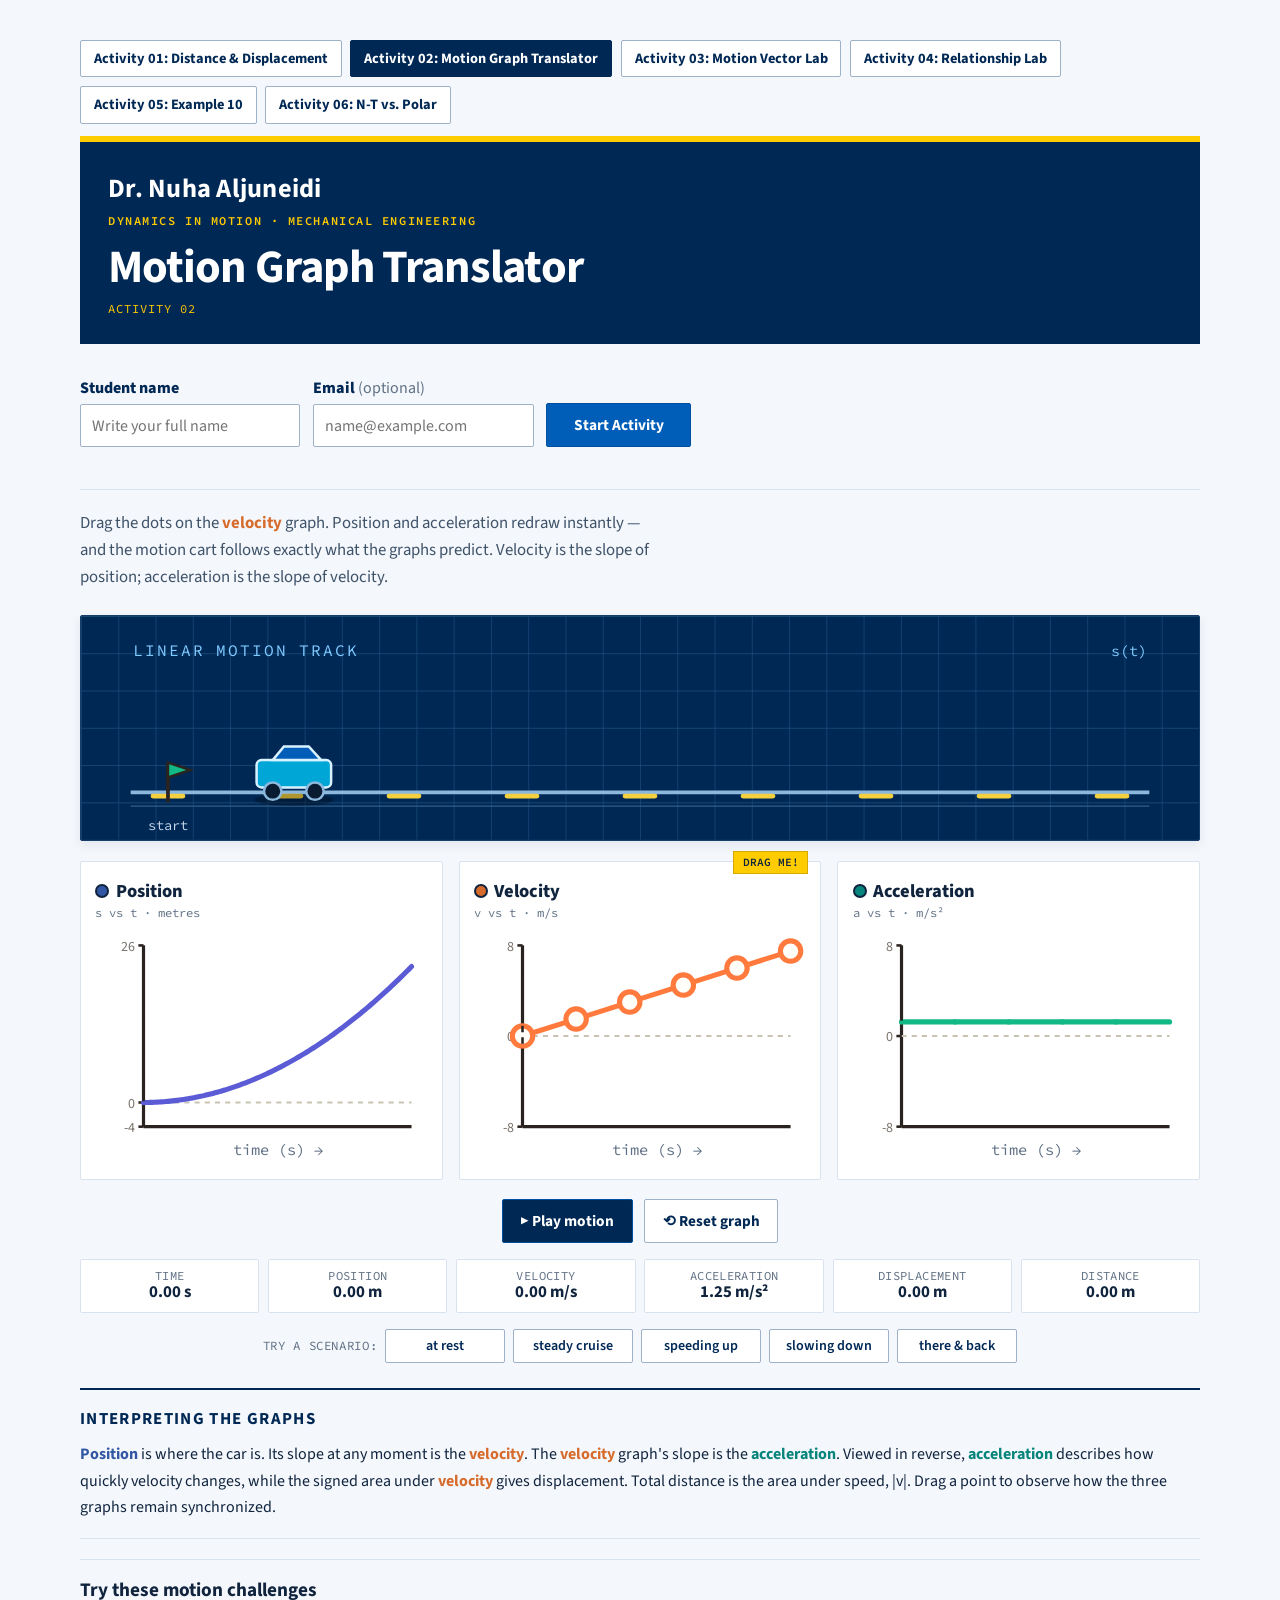
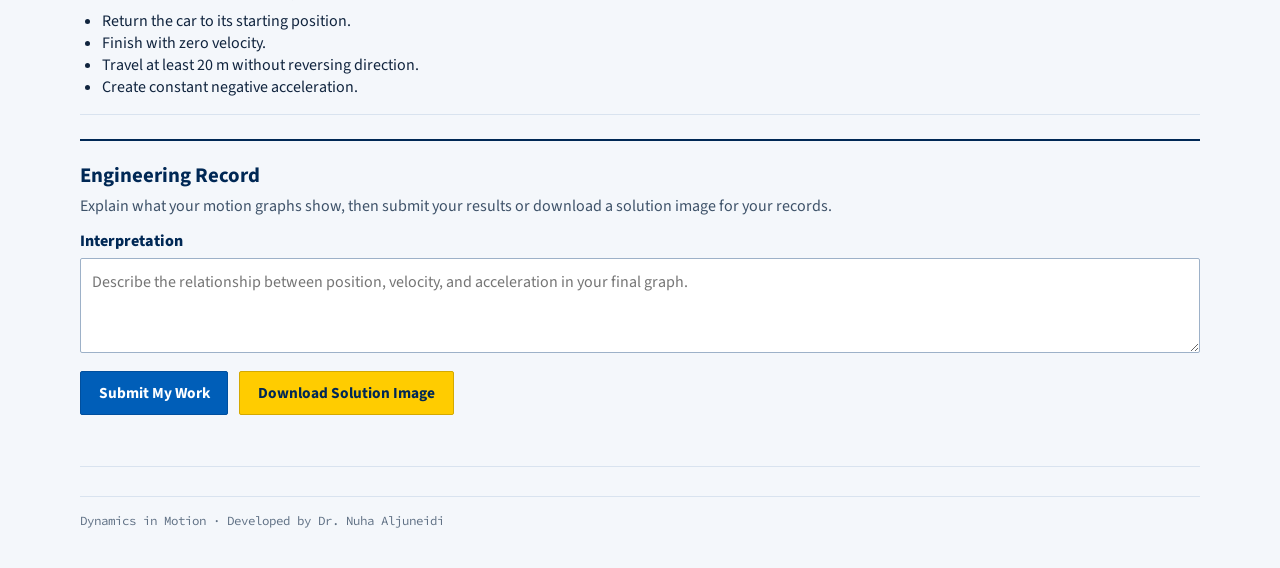
<file: motion-graph-translator.html>
<!DOCTYPE html>
<html lang="en">
<head>
<meta charset="UTF-8">
<meta name="viewport" content="width=device-width, initial-scale=1.0">
<title>Motion Graph Translator | Dr. Nuha Aljuneidi</title>
<link href="https://fonts.googleapis.com/css2?family=Source+Code+Pro:wght@400;600&family=Source+Sans+3:wght@400;600;700&display=swap" rel="stylesheet">
<style>
  :root{
    --ink:#10243e;
    --navy:#002855; --blue:#005eb8; --cyan:#00a6d6;
    --pos:#3157a4; --vel:#d66b2c; --acc:#07847b;
    --gold:#ffcc00; --paper:#ffffff; --line:#d9e3ef; --muted:#5f7084;
  }
  *{box-sizing:border-box;}
  html,body{margin:0;padding:0;}
  body{
    font-family:"Source Sans 3",system-ui,sans-serif;color:var(--ink);
    background-color:#f4f7fb;
    min-height:100vh;padding:clamp(1rem,3.5vw,2.5rem);
    display:flex;flex-direction:column;align-items:center;
  }
  .wrap{width:100%;max-width:1120px;}
  .activity-nav{display:flex;gap:.55rem;flex-wrap:wrap;margin:0 0 .8rem;}
  .activity-nav a{font-family:"Source Sans 3",sans-serif;font-weight:700;font-size:.9rem;text-decoration:none;color:var(--navy);background:var(--paper);border:1px solid #9db1c8;border-radius:2px;padding:.45rem .8rem;}
  .activity-nav a[aria-current="page"]{background:var(--navy);border-color:var(--navy);color:white;}
  .course-banner{background:var(--navy);color:white;border-top:6px solid var(--gold);padding:clamp(1.25rem,2.5vw,1.75rem);
     margin-bottom:1.45rem;}
  .course-banner .instructor{margin:0 0 .3rem;font-size:clamp(1.25rem,2.5vw,1.65rem);font-weight:700;letter-spacing:.01em;color:white;}
  .course-banner .course-label{margin:0 0 .9rem;font-family:"Source Code Pro",monospace;font-size:.75rem;font-weight:600;
     letter-spacing:.13em;text-transform:uppercase;color:var(--gold);}
  .course-banner h1{margin:0;color:white;}
  .course-banner h1 .hl{color:white;}
  .course-banner .activity-id{margin:.55rem 0 0;font-family:"Source Code Pro",monospace;font-size:.76rem;letter-spacing:.08em;color:var(--gold);}
  .student-row{display:flex;align-items:flex-end;gap:.8rem;flex-wrap:wrap;margin:-.2rem 0 1.25rem;padding:.8rem 0;border-bottom:1px solid var(--line);}
  .student-field{display:flex;flex-direction:column;gap:.3rem;}
  .student-row label{font-weight:800;color:var(--navy);white-space:nowrap;}
  .student-row input{width:min(310px,100%);font:inherit;color:var(--ink);background:white;border:1px solid #9db1c8;border-radius:2px;
     padding:.6rem .7rem;outline:none;}
  .student-row input:focus{border-color:var(--blue);box-shadow:0 0 0 3px rgba(0,94,184,.15);}
  .student-row button{min-width:145px;margin-bottom:0;}
  .privacy-note{flex-basis:100%;margin:.15rem 0 0;font-size:.78rem;color:var(--muted);}
  .submit-status{flex-basis:100%;min-height:1.2em;margin:0;font-size:.86rem;font-weight:700;color:var(--navy);}
  .eyebrow{font-family:"Source Code Pro",monospace;font-size:.82rem;font-weight:600;letter-spacing:.1em;text-transform:uppercase;color:var(--blue);margin:0 0 .65rem;}
  h1{font-weight:700;line-height:1.08;margin:0 0 .6rem;font-size:clamp(1.85rem,4.2vw,2.9rem);color:var(--navy);letter-spacing:-.02em;}
  h1 .hl{display:inline-block;color:var(--blue);font-size:1em;}
  .byline{font-family:"Source Code Pro",monospace;font-size:.86rem;color:var(--muted);margin:0 0 1rem;}
  .byline strong{color:var(--navy);}
  .lede{font-size:1.05rem;max-width:72ch;margin:0 0 1.5rem;line-height:1.6;color:#3e5269;}

  /* scene */
  .stage-frame{border:1px solid #173e68;border-radius:2px;overflow:hidden;
     box-shadow:0 4px 12px rgba(0,40,85,.08);margin-bottom:1.25rem;background:var(--navy);}
  .stage-frame svg{width:100%;height:auto;display:block;}

  /* graphs row */
  .graphs{display:grid;grid-template-columns:repeat(3,1fr);gap:1rem;margin-bottom:1.2rem;}
  .card{background:var(--paper);border:1px solid var(--line);border-radius:2px;
     box-shadow:none;padding:1rem .9rem .7rem;}
  .card h2{margin:0 0 .1rem;font-size:1.15rem;font-weight:800;display:flex;align-items:center;gap:.4rem;}
  .card .tag{font-family:"Source Code Pro",monospace;font-size:.76rem;color:var(--muted);margin:0 0 .3rem;}
  .dot{width:14px;height:14px;border-radius:50%;border:2px solid var(--ink);display:inline-block;}
  .card.pos h2 .dot{background:var(--pos);}
  .card.vel h2 .dot{background:var(--vel);}
  .card.acc h2 .dot{background:var(--acc);}
  .card.editable{position:relative;}
  .editable-badge{position:absolute;top:-11px;right:12px;background:var(--gold);border:1px solid #d4a900;
     border-radius:0;font-family:"Source Code Pro",monospace;font-size:.7rem;font-weight:600;text-transform:uppercase;padding:.22rem .55rem;}
  .graph-svg{width:100%;height:auto;display:block;touch-action:none;}
  .card.vel .graph-svg{cursor:grab;}

  /* controls */
  .controls{display:flex;gap:.7rem;justify-content:center;flex-wrap:wrap;margin-bottom:1rem;align-items:center;}
  .readouts{display:grid;grid-template-columns:repeat(6,1fr);gap:.55rem;margin:0 0 1rem;}
  .readout{background:var(--paper);border:1px solid var(--line);border-radius:2px;padding:.55rem .45rem;text-align:center;}
  .readout span{display:block;font-family:"Source Code Pro",monospace;color:var(--muted);font-size:.76rem;text-transform:uppercase;letter-spacing:.03em;}
  .readout strong{display:block;font-size:1.05rem;line-height:1.15;}
  button{font-family:"Source Sans 3",sans-serif;font-weight:700;font-size:.96rem;cursor:pointer;color:white;
     background:var(--blue);border:1px solid #004f9e;border-radius:2px;padding:.62rem 1.1rem;min-width:120px;
     box-shadow:none;transition:background .15s;}
  button:hover{background:#004f9e;}
  button:active{background:#003f7d;}
  button:focus-visible{outline:4px dashed var(--pos);outline-offset:3px;}
  button.play{background:var(--navy);}button.play:hover{background:#001d3d;}
  button.ghost{background:var(--paper);color:var(--navy);border-color:#9db1c8;min-width:auto;font-size:.95rem;}

  .presets{display:flex;gap:.5rem;align-items:center;flex-wrap:wrap;justify-content:center;margin-bottom:1.6rem;}
  .presets .lbl{font-family:"Source Code Pro",monospace;font-size:.78rem;text-transform:uppercase;letter-spacing:.05em;color:var(--muted);}
  .chip{font-family:"Source Sans 3";font-weight:600;font-size:.88rem;cursor:pointer;background:var(--paper);color:var(--navy);
     border:1px solid #9db1c8;border-radius:2px;padding:.38rem .9rem;box-shadow:none;transition:background .15s;}
  .chip:hover{background:#fff3cf;}
  .chip:active{background:#f6e9bd;}

  .note{margin-top:1.5rem;padding:1rem 0 1.1rem;border-top:2px solid var(--navy);border-bottom:1px solid var(--line);
     font-size:1rem;line-height:1.65;}
  .note h2{margin:0 0 .45rem;font-size:1.05rem;letter-spacing:.08em;text-transform:uppercase;color:var(--navy);}
  .note p{margin:0;}
  .note b{color:var(--pos);} .note .v{color:var(--vel);font-weight:700;} .note .a{color:var(--acc);font-weight:700;}
  .challenges{margin-top:1.25rem;padding:1rem 0;border-top:1px solid var(--line);border-bottom:1px solid var(--line);}
  .challenges h2{margin:0 0 .35rem;font-size:1.2rem;}.challenges ul{margin:.25rem 0 0;padding-left:1.35rem;}
  .submission{margin-top:1.5rem;padding:1.25rem 0;border-top:2px solid var(--navy);border-bottom:1px solid var(--line);}
  .submission h2{margin:0 0 .35rem;color:var(--navy);font-size:1.3rem;}
  .submission p{margin:.25rem 0 .8rem;color:#3e5269;}
  .submission label{display:block;margin-bottom:.35rem;font-weight:800;color:var(--navy);}
  .submission textarea{width:100%;min-height:95px;resize:vertical;font:inherit;line-height:1.5;color:var(--ink);background:white;
     border:1px solid #9db1c8;border-radius:2px;padding:.7rem;outline:none;}
  .submission textarea:focus{border-color:var(--blue);box-shadow:0 0 0 3px rgba(0,94,184,.15);}
  .submission-actions{display:flex;gap:.7rem;flex-wrap:wrap;margin-top:.8rem;}
  .submission-actions .download{background:var(--gold);border-color:#d4a900;color:var(--navy);}
  .submission-actions .download:hover{background:#e9b900;}
  .final-status{min-height:1.3em;margin:.65rem 0 0!important;font-weight:700;color:var(--navy)!important;}
  footer{margin-top:1.8rem;padding-top:1rem;border-top:1px solid var(--line);font-family:"Source Code Pro",monospace;font-size:.78rem;color:var(--muted);}

  @media (max-width:760px){.graphs{grid-template-columns:1fr;}.readouts{grid-template-columns:repeat(2,1fr);} button{flex:1;min-width:0;}.student-row{align-items:flex-start;flex-direction:column;gap:.4rem;}.student-row input{width:100%;}}
  @media (prefers-reduced-motion:reduce){#car{transition:none !important;}}
</style>
</head>
<body>
<div class="wrap">
  <nav class="activity-nav" aria-label="Dynamics activities">
    <a href="./">Activity 01: Distance &amp; Displacement</a>
    <a href="motion-graph-translator.html" aria-current="page">Activity 02: Motion Graph Translator</a>
    <a href="motion-vector-lab.html">Activity 03: Motion Vector Lab</a>
    <a href="velocity-axis-lab.html">Activity 04: Relationship Lab</a>
    <a href="example-10-projectile.html">Activity 05: Example 10</a>
    <a href="nt-vs-polar-lab.html">Activity 06: N-T vs. Polar</a>
  </nav>
  <header class="course-banner">
    <p class="instructor">Dr. Nuha Aljuneidi</p>
    <p class="course-label">Dynamics in Motion · Mechanical Engineering</p>
    <h1>Motion Graph <span class="hl">Translator</span></h1>
    <p class="activity-id">ACTIVITY 02</p>
  </header>
  <div class="student-row">
    <div class="student-field">
      <label for="studentName">Student name</label>
      <input id="studentName" name="studentName" type="text" autocomplete="name" placeholder="Write your full name" required>
    </div>
    <div class="student-field">
      <label for="studentEmail">Email <span style="font-weight:400;color:var(--muted)">(optional)</span></label>
      <input id="studentEmail" name="studentEmail" type="email" autocomplete="email" placeholder="name@example.com">
    </div>
    <button id="startActivity" type="button">Start Activity</button>
    <p id="submitStatus" class="submit-status" role="status" aria-live="polite"></p>
  </div>
  <p class="lede">Drag the dots on the <b style="color:var(--vel)">velocity</b> graph. Position and acceleration redraw instantly — and the motion cart follows exactly what the graphs predict. Velocity is the slope of position; acceleration is the slope of velocity.</p>

  <!-- Physical motion scene -->
  <div class="stage-frame">
    <svg viewBox="0 0 900 180" xmlns="http://www.w3.org/2000/svg" role="img" aria-label="A motion cart traveling along a calibrated linear track; its position matches the position graph.">
      <defs><pattern id="techGrid" width="30" height="30" patternUnits="userSpaceOnUse"><path d="M30 0H0V30" fill="none" stroke="#1d4f7d" stroke-width="1"/></pattern></defs>
      <rect width="900" height="180" fill="#002855"/><rect width="900" height="180" fill="url(#techGrid)"/>
      <text x="42" y="32" fill="#7fc9ff" font-family="Source Code Pro,monospace" font-size="13" letter-spacing="1.5">LINEAR MOTION TRACK</text>
      <text x="858" y="32" fill="#7fc9ff" font-family="Source Code Pro,monospace" font-size="12" text-anchor="end">s(t)</text>
      <line x1="40" y1="142" x2="860" y2="142" stroke="#8bb8dc" stroke-width="3"/>
      <line x1="40" y1="153" x2="860" y2="153" stroke="#315f88" stroke-width="1"/>
      <g id="roadticks"></g>
      <!-- start & end flags -->
      <g id="startFlag"></g>
      <!-- car -->
      <g id="car" style="transition:transform .05s linear;">
        <ellipse cx="0" cy="148" rx="32" ry="5" fill="rgba(0,0,0,.28)"/>
        <rect x="-30" y="116" width="60" height="22" rx="4" fill="#00a6d6" stroke="#d8f2ff" stroke-width="2"/>
        <path d="M-17 116 L-8 105 H12 L22 116 Z" fill="#005eb8" stroke="#d8f2ff" stroke-width="2"/>
        <circle cx="-17" cy="141" r="7" fill="#081b31" stroke="#8bb8dc" stroke-width="2"/>
        <circle cx="17" cy="141" r="7" fill="#081b31" stroke="#8bb8dc" stroke-width="2"/>
      </g>
    </svg>
  </div>

  <!-- Three graphs -->
  <div class="graphs">
    <div class="card pos">
      <h2><span class="dot"></span> Position</h2>
      <p class="tag">s vs t  ·  metres</p>
      <svg id="gPos" class="graph-svg" viewBox="0 0 260 190" xmlns="http://www.w3.org/2000/svg" aria-label="Position versus time graph (read only, computed)."></svg>
    </div>
    <div class="card vel editable">
      <span class="editable-badge">drag me!</span>
      <h2><span class="dot"></span> Velocity</h2>
      <p class="tag">v vs t  ·  m/s</p>
      <svg id="gVel" class="graph-svg" viewBox="0 0 260 190" xmlns="http://www.w3.org/2000/svg" aria-label="Velocity versus time graph. Drag the control points to change the motion."></svg>
    </div>
    <div class="card acc">
      <h2><span class="dot"></span> Acceleration</h2>
      <p class="tag">a vs t  ·  m/s²</p>
      <svg id="gAcc" class="graph-svg" viewBox="0 0 260 190" xmlns="http://www.w3.org/2000/svg" aria-label="Acceleration versus time graph (read only, computed)."></svg>
    </div>
  </div>

  <div class="controls">
    <button class="play" id="play">▶ Play motion</button>
    <button class="ghost" id="reset">⟲ Reset graph</button>
  </div>

  <div class="readouts" aria-live="polite">
    <div class="readout"><span>time</span><strong id="rTime">0.00 s</strong></div>
    <div class="readout"><span>position</span><strong id="rPos">0.00 m</strong></div>
    <div class="readout"><span>velocity</span><strong id="rVel">0.00 m/s</strong></div>
    <div class="readout"><span>acceleration</span><strong id="rAcc">0.00 m/s²</strong></div>
    <div class="readout"><span>displacement</span><strong id="rDisp">0.00 m</strong></div>
    <div class="readout"><span>distance</span><strong id="rDist">0.00 m</strong></div>
  </div>

  <div class="presets">
    <span class="lbl">try a scenario:</span>
    <button class="chip" data-p="rest" aria-pressed="false">at rest</button>
    <button class="chip" data-p="cruise" aria-pressed="false">steady cruise</button>
    <button class="chip" data-p="accel" aria-pressed="false">speeding up</button>
    <button class="chip" data-p="brake" aria-pressed="false">slowing down</button>
    <button class="chip" data-p="reverse" aria-pressed="false">there &amp; back</button>
  </div>

  <section class="note" aria-labelledby="interpret-heading">
    <h2 id="interpret-heading">Interpreting the Graphs</h2>
    <p><b>Position</b> is where the car is. Its slope at any moment is the <span class="v">velocity</span>.
    The <span class="v">velocity</span> graph's slope is the <span class="a">acceleration</span>.
    Viewed in reverse, <span class="a">acceleration</span> describes how quickly velocity changes, while the signed area under <span class="v">velocity</span> gives displacement. Total distance is the area under speed, |v|. Drag a point to observe how the three graphs remain synchronized.</p>
  </section>

  <div class="challenges">
    <h2>Try these motion challenges</h2>
    <ul>
      <li>Return the car to its starting position.</li>
      <li>Finish with zero velocity.</li>
      <li>Travel at least 20 m without reversing direction.</li>
      <li>Create constant negative acceleration.</li>
    </ul>
  </div>

  <section class="submission" aria-labelledby="submission-heading">
    <h2 id="submission-heading">Engineering Record</h2>
    <p>Explain what your motion graphs show, then submit your results or download a solution image for your records.</p>
    <label for="studentNotes">Interpretation</label>
    <textarea id="studentNotes" placeholder="Describe the relationship between position, velocity, and acceleration in your final graph."></textarea>
    <div class="submission-actions">
      <button id="submitWork" type="button">Submit My Work</button>
      <button id="downloadSolution" class="download" type="button">Download Solution Image</button>
    </div>
    <p id="finalStatus" class="final-status" role="status" aria-live="polite"></p>
  </section>

  <footer>Dynamics in Motion · Developed by Dr. Nuha Aljuneidi</footer>
</div>

<script>
(function(){
  // ---- model: velocity defined by N control points over time 0..T ----
  var N=6, T=6;                 // 6 points, 6 seconds
  var s0=0;                     // start position (m)
  var v=[0,0,0,0,0,0];          // editable velocity values (m/s) at t=0,1.2,...
  var VMAX=8, VMIN=-8;          // velocity axis range
  function tAt(i){ return i*T/(N-1); }

  // ---- graph geometry (shared) ----
  var GX0=38, GX1=248, GY0=16, GY1=158, W=GX1-GX0, H=GY1-GY0;
  var NS="http://www.w3.org/2000/svg";
  function el(tag,attrs){var e=document.createElementNS(NS,tag);for(var k in attrs)e.setAttribute(k,attrs[k]);return e;}
  function xOf(t){ return GX0 + t/T*W; }
  function yOf(val,lo,hi){ return GY1 - (val-lo)/(hi-lo)*H; }

  // ---- derive position (integral) and acceleration (derivative) ----
  function sampleV(t){ // linear interp of velocity
    var f=t/T*(N-1), i=Math.floor(f), frac=f-i;
    if(i>=N-1) return v[N-1];
    return v[i]+(v[i+1]-v[i])*frac;
  }
  function buildSeries(){
    var steps=120, pos=[], acc=[], sPrev=s0, tt, dt=T/steps;
    var sArr=[{t:0,val:s0}];
    for(var k=1;k<=steps;k++){
      tt=k*dt;
      // trapezoidal integrate velocity for position
      var vA=sampleV(tt-dt), vB=sampleV(tt);
      sPrev += (vA+vB)/2*dt;
      sArr.push({t:tt,val:sPrev});
    }
    // acceleration = slope of velocity per segment
    var aArr=[];
    for(var i=0;i<N-1;i++){
      var a=(v[i+1]-v[i])/(tAt(i+1)-tAt(i));
      aArr.push({t0:tAt(i),t1:tAt(i+1),val:a});
    }
    return {s:sArr,a:aArr};
  }

  // ---- axes drawing ----
  function drawAxes(svg,lo,hi,unitColor,zeroLine){
    // frame
    svg.appendChild(el("line",{x1:GX0,y1:GY1,x2:GX1,y2:GY1,stroke:"#2a2320","stroke-width":2.5}));
    svg.appendChild(el("line",{x1:GX0,y1:GY0,x2:GX0,y2:GY1,stroke:"#2a2320","stroke-width":2.5}));
    // zero line if range crosses 0
    if(lo<0&&hi>0){
      var yz=yOf(0,lo,hi);
      svg.appendChild(el("line",{x1:GX0,y1:yz,x2:GX1,y2:yz,stroke:"#c9c3b4","stroke-width":1.5,"stroke-dasharray":"4 4"}));
    }
    // t label
    var tl=el("text",{x:(GX0+GX1)/2,y:180,"text-anchor":"middle","font-family":"Source Code Pro,monospace","font-size":12,fill:"#5f7084"});
    tl.textContent="time (s) →"; svg.appendChild(tl);
    // simple y ticks at lo, 0, hi
    [lo,0,hi].forEach(function(val){
      if(val< lo || val>hi) return;
      var y=yOf(val,lo,hi);
      svg.appendChild(el("line",{x1:GX0-4,y1:y,x2:GX0,y2:y,stroke:"#2a2320","stroke-width":2}));
      var t=el("text",{x:GX0-7,y:y+4,"text-anchor":"end","font-family":"Baloo 2","font-size":11,fill:"#7a736c"});
      t.textContent=val; svg.appendChild(t);
    });
  }
  function polyline(svg,pts,lo,hi,color){
    var d="";
    pts.forEach(function(p,i){ d+=(i?"L":"M")+xOf(p.t)+","+yOf(p.val,lo,hi)+" "; });
    svg.appendChild(el("path",{d:d.trim(),fill:"none",stroke:color,"stroke-width":4,"stroke-linecap":"round","stroke-linejoin":"round"}));
  }

  // ---- render everything ----
  var gPos=document.getElementById("gPos"),gVel=document.getElementById("gVel"),gAcc=document.getElementById("gAcc");
  var posRange={lo:0,hi:10};
  function clear(svg){while(svg.firstChild)svg.removeChild(svg.firstChild);}

  function render(){
    var ser=buildSeries();
    // dynamic position range
    var vals=ser.s.map(function(p){return p.val;});
    var mn=Math.min.apply(null,vals),mx=Math.max.apply(null,vals);
    var pad=Math.max(2,(mx-mn)*0.15);
    var plo=Math.floor(Math.min(mn-pad,0)), phi=Math.ceil(Math.max(mx+pad,2));
    posRange={lo:plo,hi:phi};

    // POSITION
    clear(gPos); drawAxes(gPos,plo,phi,"#5b5bd6");
    polyline(gPos,ser.s,plo,phi,"#5b5bd6");

    // VELOCITY (editable)
    clear(gVel); drawAxes(gVel,VMIN,VMAX,"#ff7a3c");
    var vpts=[];for(var i=0;i<N;i++)vpts.push({t:tAt(i),val:v[i]});
    polyline(gVel,vpts,VMIN,VMAX,"#ff7a3c");
    // handles
    for(var i=0;i<N;i++){
      var cx=xOf(tAt(i)),cy=yOf(v[i],VMIN,VMAX);
      var h=el("circle",{cx:cx,cy:cy,r:8,fill:"#fffef8",stroke:"#ff7a3c","stroke-width":4,"data-i":i,class:"handle",style:"cursor:grab"});
      gVel.appendChild(h);
    }

    // ACCELERATION (step plot)
    clear(gAcc);
    var maxA=ser.a.reduce(function(m,seg){return Math.max(m,Math.abs(seg.val));},0);
    var aRange=Math.max(8,Math.ceil(maxA/2)*2);
    drawAxes(gAcc,-aRange,aRange,"#12b886");
    ser.a.forEach(function(seg){
      var y=yOf(seg.val,-aRange,aRange);
      gAcc.appendChild(el("line",{x1:xOf(seg.t0),y1:y,x2:xOf(seg.t1),y2:y,stroke:"#12b886","stroke-width":4,"stroke-linecap":"round"}));
    });

    [gPos,gVel,gAcc].forEach(function(svg){
      svg.appendChild(el("line",{x1:xOf(currentTime),y1:GY0,x2:xOf(currentTime),y2:GY1,
        stroke:"#2a2320","stroke-width":2,"stroke-dasharray":"5 4",class:"time-marker"}));
    });

    lastSeries=ser;
    placeCarStatic();
    updateDashboard(currentTime);
  }

  // ---- dragging on velocity graph ----
  var dragging=null;
  function svgPoint(svg,evt){
    var pt=svg.createSVGPoint();
    var t=(evt.touches?evt.touches[0]:evt);
    pt.x=t.clientX;pt.y=t.clientY;
    var m=svg.getScreenCTM().inverse();
    return pt.matrixTransform(m);
  }
  function startDrag(e){
    var tgt=e.target;
    if(!tgt.classList||!tgt.classList.contains("handle"))return;
    dragging=parseInt(tgt.getAttribute("data-i"),10);
    e.preventDefault();
  }
  function moveDrag(e){
    if(dragging===null)return;
    var p=svgPoint(gVel,e);
    var val=VMIN+(GY1-p.y)/H*(VMAX-VMIN);
    val=Math.max(VMIN,Math.min(VMAX,val));
    v[dragging]=Math.round(val*2)/2; // snap to 0.5
    currentScenario="custom graph";
    render();
    e.preventDefault();
  }
  function endDrag(){dragging=null;}
  gVel.addEventListener("mousedown",startDrag);
  gVel.addEventListener("touchstart",startDrag,{passive:false});
  window.addEventListener("mousemove",moveDrag);
  window.addEventListener("touchmove",moveDrag,{passive:false});
  window.addEventListener("mouseup",endDrag);
  window.addEventListener("touchend",endDrag);

  // ---- car placement & playback ----
  var car=document.getElementById("car"), CAR0=70, CAR1=830; // road pixel range
  var lastSeries=null;
  function carXforPos(s){
    var lo=posRange.lo,hi=posRange.hi;
    if(hi===lo)hi=lo+1;
    return CAR0+(s-lo)/(hi-lo)*(CAR1-CAR0);
  }
  function placeCarStatic(){
    if(!lastSeries)return;
    if(playing)return;
    car.style.transform="translateX("+carXforPos(posAtTime(currentTime))+"px)";
  }

  var playing=false,rafId=null,currentTime=0;
  function play(){
    if(!lastSeries)return;
    if(playing){pause();return;}
    if(currentTime>=T){currentTime=0;updateDashboard(0);}
    playing=true;document.getElementById("play").textContent="⏸ Pause";
    var start=performance.now()-currentTime*1000;
    function frame(now){
      var t=(now-start)/1000;
      if(t>=T){ t=T; }
      currentTime=t;
      var s=posAtTime(t);
      car.style.transform="translateX("+carXforPos(s)+"px)";
      updateDashboard(t);
      if(t<T&&playing){ rafId=requestAnimationFrame(frame); }
      else if(t>=T){
        playing=false;rafId=null;document.getElementById("play").textContent="↺ Play again";
      }
    }
    rafId=requestAnimationFrame(frame);
  }
  function pause(){
    playing=false;
    if(rafId)cancelAnimationFrame(rafId);
    rafId=null;
    document.getElementById("play").textContent="▶ Resume";
  }
  function posAtTime(t){
    var arr=lastSeries.s, steps=arr.length-1, idx=Math.min(steps,Math.floor(t/T*steps));
    return arr[idx].val;
  }
  function stop(){
    playing=false;document.getElementById("play").textContent="▶ Play motion";
    if(rafId)cancelAnimationFrame(rafId);
    rafId=null;currentTime=0;
    placeCarStatic();
    updateDashboard(0);
  }

  function motionState(t){
    var steps=240,dt=t/steps,s=s0,distance=0;
    if(t<=0) return {s:s0,v:sampleV(0),a:(v[1]-v[0])/(tAt(1)-tAt(0)),disp:0,dist:0};
    for(var i=1;i<=steps;i++){
      var ta=(i-1)*dt,tb=i*dt,va=sampleV(ta),vb=sampleV(tb);
      s+=(va+vb)*0.5*dt;
      distance+=(Math.abs(va)+Math.abs(vb))*0.5*dt;
    }
    var seg=Math.min(N-2,Math.floor(t/T*(N-1)));
    return {s:s,v:sampleV(t),a:(v[seg+1]-v[seg])/(tAt(seg+1)-tAt(seg)),disp:s-s0,dist:distance};
  }
  function updateDashboard(t){
    var q=motionState(t);
    document.getElementById("rTime").textContent=t.toFixed(2)+" s";
    document.getElementById("rPos").textContent=q.s.toFixed(2)+" m";
    document.getElementById("rVel").textContent=q.v.toFixed(2)+" m/s";
    document.getElementById("rAcc").textContent=q.a.toFixed(2)+" m/s²";
    document.getElementById("rDisp").textContent=q.disp.toFixed(2)+" m";
    document.getElementById("rDist").textContent=q.dist.toFixed(2)+" m";
    document.querySelectorAll(".time-marker").forEach(function(line){
      line.setAttribute("x1",xOf(t));line.setAttribute("x2",xOf(t));
    });
  }
  document.getElementById("play").addEventListener("click",play);

  // ---- presets & reset ----
  var currentScenario="custom graph";
  var PRESETS={
    rest:[0,0,0,0,0,0],
    cruise:[4,4,4,4,4,4],
    accel:[0,1.5,3,4.5,6,7.5],
    brake:[7,5.5,4,2.5,1,0],
    // Symmetric areas above and below v = 0 give zero net displacement,
    // so the cart returns to its starting position and stops at t = 10 s.
    reverse:[0,5,5,-5,-5,0]
  };
  document.querySelectorAll(".chip").forEach(function(c){
    c.addEventListener("click",function(){
      stop();
      var key=c.getAttribute("data-p");
      currentScenario=c.textContent.trim();
      document.querySelectorAll(".chip").forEach(function(button){button.setAttribute("aria-pressed",button===c?"true":"false");});
      v=PRESETS[key].slice(); render();
    });
  });
  document.getElementById("reset").addEventListener("click",function(){
    stop(); currentScenario="custom graph"; document.querySelectorAll(".chip").forEach(function(button){button.setAttribute("aria-pressed","false");}); v=[0,0,0,0,0,0]; render();
  });

  // ---- Google Sheet activity registration ----
  var LOGGER_URL="https://script.google.com/macros/s/AKfycbwmh8vX2n26GHHKq9yIGjy3fanmZ_XQddXHSH3RmrtV3HdhrpO27E3zZvXswCfN9QRpXg/exec";
  document.getElementById("startActivity").addEventListener("click",async function(){
    var button=this;
    var name=document.getElementById("studentName").value.trim();
    var email=document.getElementById("studentEmail").value.trim();
    var status=document.getElementById("submitStatus");
    if(!name){
      status.textContent="Please enter your name before starting.";
      document.getElementById("studentName").focus();
      return;
    }
    if(email && !document.getElementById("studentEmail").checkValidity()){
      status.textContent="Please check the email address or leave it blank.";
      return;
    }
    button.disabled=true;
    button.textContent="Recording…";
    status.textContent="Connecting to the activity log…";
    try{
      var body=new URLSearchParams({
        action:"start",
        studentName:name,
        email:email,
        activity:"Motion Graph Translator — Activity 02",
        scenario:currentScenario,
        displacement:document.getElementById("rDisp").textContent.replace(" m",""),
        distance:document.getElementById("rDist").textContent.replace(" m","")
      });
      await fetch(LOGGER_URL,{method:"POST",mode:"no-cors",headers:{"Content-Type":"application/x-www-form-urlencoded"},body:body});
      status.textContent="Activity started. Your information was recorded.";
      button.textContent="Activity Started";
    }catch(error){
      status.textContent="The activity could not be recorded. Check your connection and try again.";
      button.disabled=false;
      button.textContent="Start Activity";
    }
  });

  function activityPayload(action){
    return new URLSearchParams({
      action:action,
      studentName:document.getElementById("studentName").value.trim(),
      email:document.getElementById("studentEmail").value.trim(),
      activity:"Motion Graph Translator — Activity 02",
      scenario:currentScenario,
      displacement:document.getElementById("rDisp").textContent.replace(" m",""),
      distance:document.getElementById("rDist").textContent.replace(" m",""),
      notes:document.getElementById("studentNotes").value.trim()
    });
  }

  document.getElementById("submitWork").addEventListener("click",async function(){
    var name=document.getElementById("studentName").value.trim();
    var status=document.getElementById("finalStatus");
    if(!name){
      status.textContent="Enter your name at the top before submitting.";
      document.getElementById("studentName").focus();
      return;
    }
    var button=this;
    button.disabled=true;
    button.textContent="Submitting…";
    status.textContent="Sending your final results…";
    try{
      await fetch(LOGGER_URL,{method:"POST",mode:"no-cors",headers:{"Content-Type":"application/x-www-form-urlencoded"},body:activityPayload("complete")});
      status.textContent="Work submitted. Your completion time and final results were recorded.";
      button.textContent="Work Submitted";
    }catch(error){
      status.textContent="Submission failed. Check your connection and try again.";
      button.disabled=false;
      button.textContent="Submit My Work";
    }
  });

  function drawSvgOnCanvas(ctx,svg,x,y,w,h){
    return new Promise(function(resolve,reject){
      var source=new XMLSerializer().serializeToString(svg);
      var blob=new Blob([source],{type:"image/svg+xml;charset=utf-8"});
      var url=URL.createObjectURL(blob);
      var img=new Image();
      img.onload=function(){ctx.drawImage(img,x,y,w,h);URL.revokeObjectURL(url);resolve();};
      img.onerror=function(){URL.revokeObjectURL(url);reject(new Error("Graph image could not be created."));};
      img.src=url;
    });
  }

  function wrapCanvasText(ctx,text,x,y,maxWidth,lineHeight,maxLines){
    var words=(text||"No interpretation provided.").split(/\s+/),line="",lines=0;
    for(var i=0;i<words.length;i++){
      var test=line?line+" "+words[i]:words[i];
      if(ctx.measureText(test).width>maxWidth && line){
        ctx.fillText(line,x,y+lines*lineHeight); lines++; line=words[i];
        if(lines>=maxLines)break;
      }else line=test;
    }
    if(lines<maxLines && line)ctx.fillText(line,x,y+lines*lineHeight);
  }

  document.getElementById("downloadSolution").addEventListener("click",async function(){
    var name=document.getElementById("studentName").value.trim();
    var status=document.getElementById("finalStatus");
    if(!name){
      status.textContent="Enter your name at the top before downloading your solution.";
      document.getElementById("studentName").focus();
      return;
    }
    var button=this;
    button.disabled=true;
    button.textContent="Creating Image…";
    try{
      var canvas=document.createElement("canvas"); canvas.width=1600; canvas.height=1080;
      var ctx=canvas.getContext("2d");
      ctx.fillStyle="#ffffff";ctx.fillRect(0,0,1600,1080);
      ctx.fillStyle="#ffcc00";ctx.fillRect(0,0,1600,14);
      ctx.fillStyle="#002855";ctx.fillRect(0,14,1600,180);
      ctx.fillStyle="#ffffff";ctx.font="700 34px 'Source Sans 3',Arial";ctx.fillText("Dr. Nuha Aljuneidi",60,72);
      ctx.fillStyle="#ffcc00";ctx.font="600 20px 'Source Sans 3',Arial";ctx.fillText("DYNAMICS IN MOTION · MOTION GRAPH TRANSLATOR",60,112);
      ctx.fillStyle="#ffffff";ctx.font="700 44px 'Source Sans 3',Arial";ctx.fillText("Student Solution Record",60,165);
      ctx.fillStyle="#10243e";ctx.font="700 24px 'Source Sans 3',Arial";ctx.fillText("Student: "+name,60,240);
      ctx.font="20px 'Source Sans 3',Arial";ctx.fillText("Date: "+new Date().toLocaleString(),60,275);
      ctx.fillText("Scenario: "+currentScenario,800,240);
      ctx.fillText("Activity 02",800,275);
      ctx.strokeStyle="#d9e3ef";ctx.lineWidth=2;ctx.strokeRect(45,305,1510,440);
      await Promise.all([
        drawSvgOnCanvas(ctx,document.getElementById("gPos"),65,335,460,380),
        drawSvgOnCanvas(ctx,document.getElementById("gVel"),570,335,460,380),
        drawSvgOnCanvas(ctx,document.getElementById("gAcc"),1075,335,460,380)
      ]);
      ctx.fillStyle="#002855";ctx.font="700 26px 'Source Sans 3',Arial";ctx.fillText("Final Results",60,800);
      ctx.fillStyle="#10243e";ctx.font="22px 'Source Sans 3',Arial";
      ctx.fillText("Position: "+document.getElementById("rPos").textContent,60,842);
      ctx.fillText("Velocity: "+document.getElementById("rVel").textContent,350,842);
      ctx.fillText("Acceleration: "+document.getElementById("rAcc").textContent,650,842);
      ctx.fillText("Displacement: "+document.getElementById("rDisp").textContent,1010,842);
      ctx.fillText("Distance: "+document.getElementById("rDist").textContent,1320,842);
      ctx.fillStyle="#002855";ctx.font="700 26px 'Source Sans 3',Arial";ctx.fillText("Student Interpretation",60,905);
      ctx.fillStyle="#334b64";ctx.font="20px 'Source Sans 3',Arial";
      wrapCanvasText(ctx,document.getElementById("studentNotes").value.trim(),60,942,1460,30,3);
      ctx.fillStyle="#002855";ctx.fillRect(0,1040,1600,40);
      ctx.fillStyle="#ffffff";ctx.font="16px 'Source Sans 3',Arial";ctx.fillText("Dynamics in Motion · Developed by Dr. Nuha Aljuneidi",60,1067);
      var link=document.createElement("a");
      link.download="motion-graph-solution-"+name.toLowerCase().replace(/[^a-z0-9]+/g,"-").replace(/^-|-$/g,"")+".png";
      link.href=canvas.toDataURL("image/png"); link.click();
      status.textContent="Solution image downloaded.";
    }catch(error){
      status.textContent="The solution image could not be created. Please try again.";
    }finally{
      button.disabled=false;
      button.textContent="Download Solution Image";
    }
  });

  // ---- road ticks + start flag ----
  (function(){
    var rt=document.getElementById("roadticks");
    for(var x=CAR0;x<=CAR1;x+=95){
      rt.appendChild(el("rect",{x:x-14,y:143,width:28,height:4,rx:2,fill:"#f4d03f"}));
    }
    var sf=document.getElementById("startFlag");
    sf.appendChild(el("line",{x1:CAR0,y1:118,x2:CAR0,y2:150,stroke:"#2a2320","stroke-width":3}));
    sf.appendChild(el("path",{d:"M"+CAR0+",118 l18,6 l-18,6 z",fill:"#12b886",stroke:"#2a2320","stroke-width":2}));
    var lab=el("text",{x:CAR0,y:172,"text-anchor":"middle","font-family":"Source Code Pro,monospace","font-size":11,fill:"#c7d9ed"});
    lab.textContent="start"; sf.appendChild(lab);
  })();

  // init
  currentScenario="speeding up";
  v=PRESETS.accel.slice();
  render();
})();
</script>
</body>
</html>
</file>
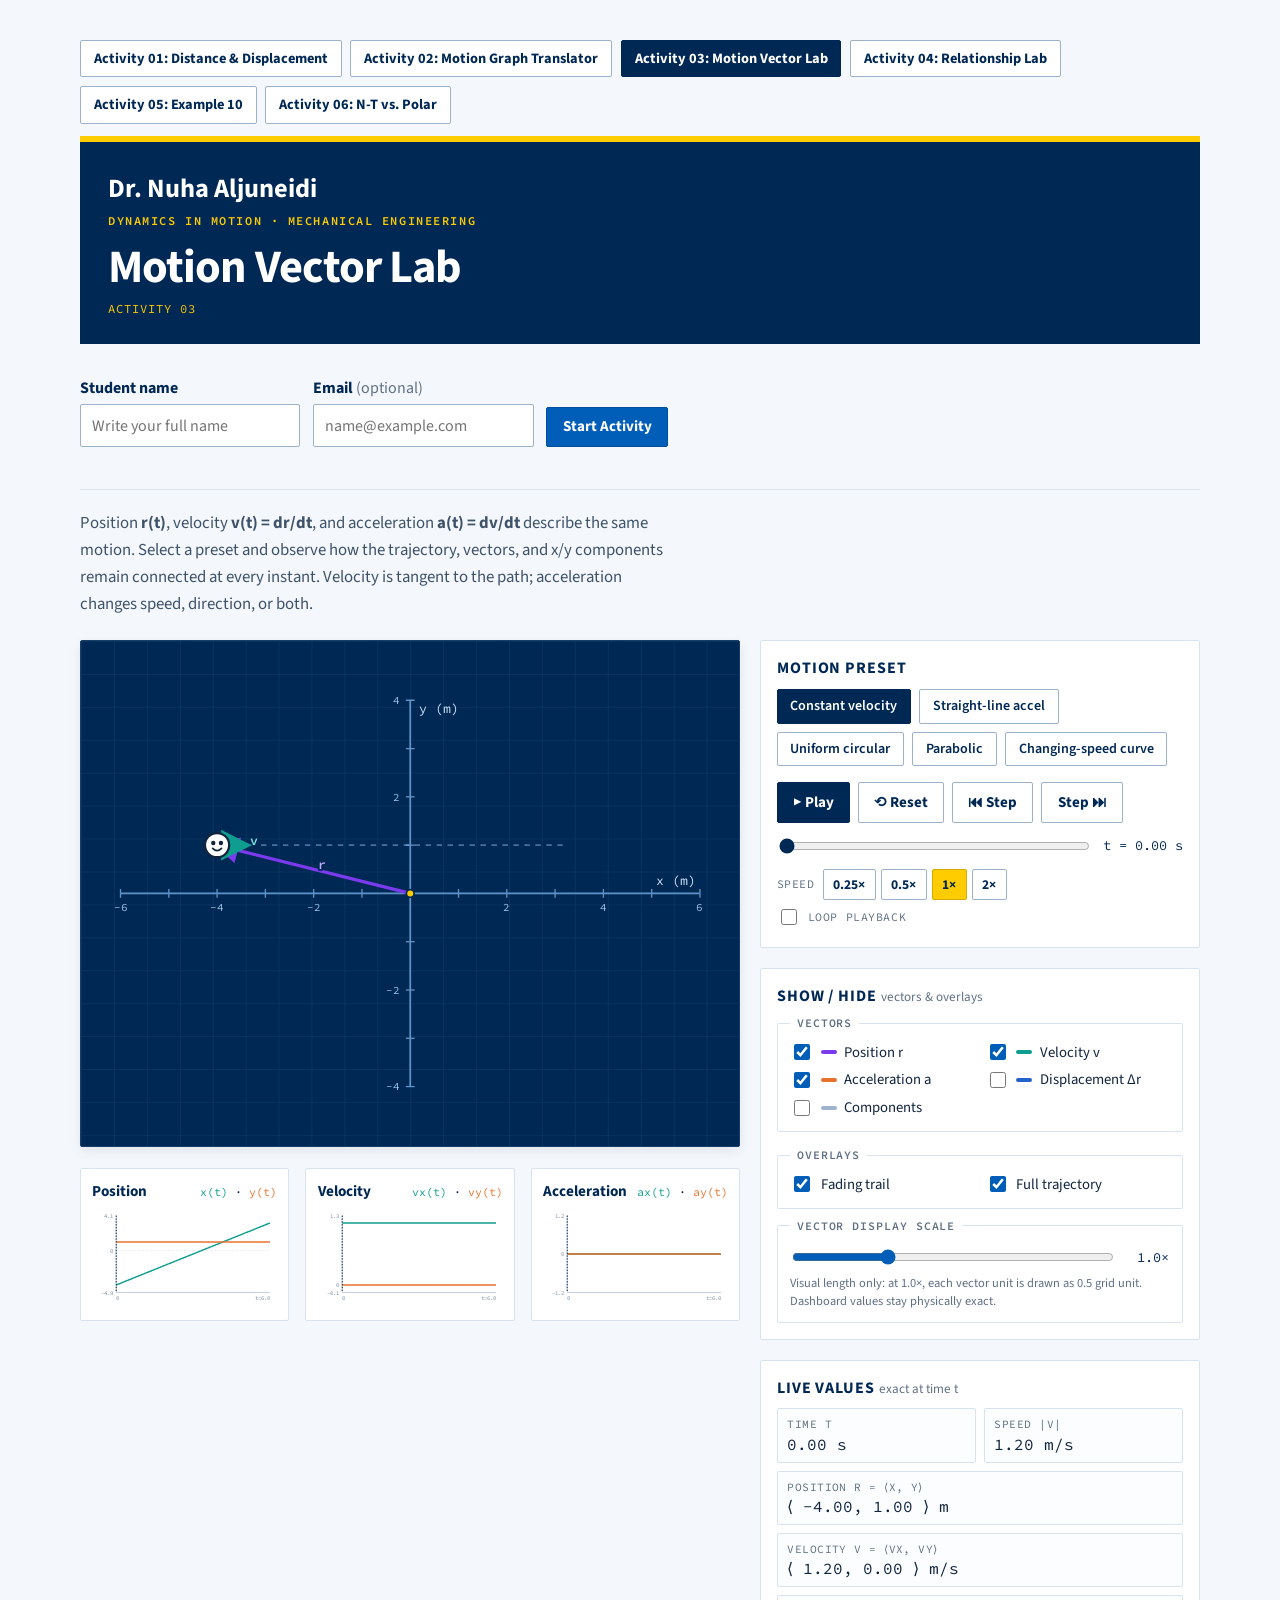
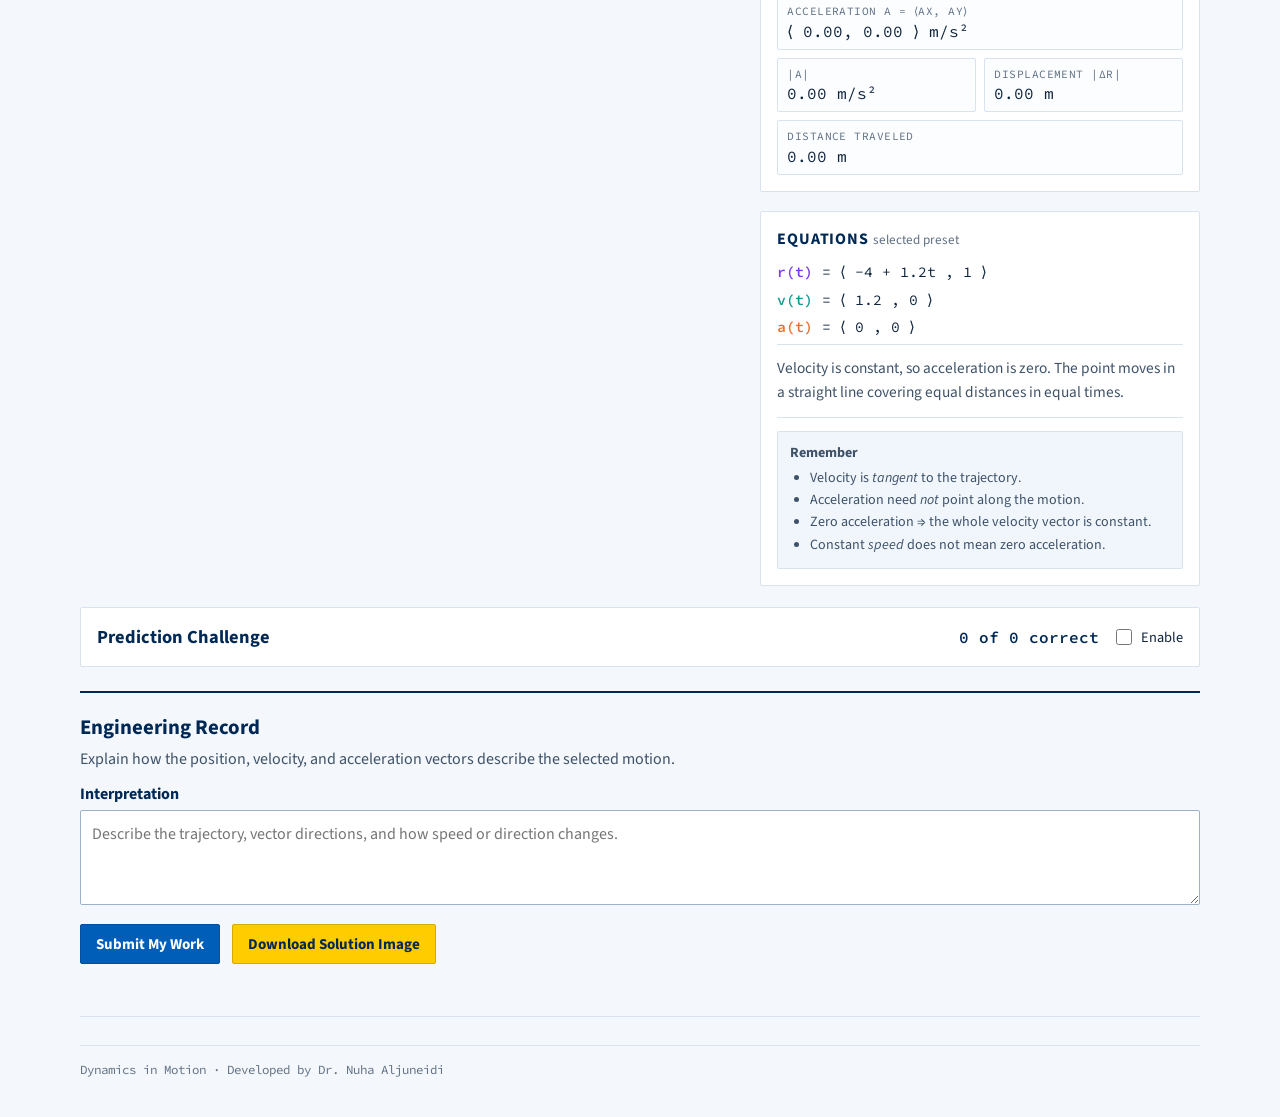
<file: motion-vector-lab.html>
<!DOCTYPE html>
<html lang="en">
<head>
<meta charset="UTF-8">
<meta name="viewport" content="width=device-width, initial-scale=1.0">
<title>Motion Vector Lab | Dr. Nuha Aljuneidi</title>
<link href="https://fonts.googleapis.com/css2?family=Source+Code+Pro:wght@400;600&family=Source+Sans+3:wght@400;600;700&display=swap" rel="stylesheet">
<style>
  /* ============================================================
     THEME — matches "Dynamics in Motion" activity set
     Navy / gold engineering-lab palette, Source Sans 3 + Source Code Pro
     Color-blind-friendly vector palette (purple/teal/orange/blue)
     ============================================================ */
  :root{
    --ink:#10243e;
    --navy:#002855; --blue:#005eb8; --cyan:#00a6d6;
    --pos:#7c3aed;   /* position r  — purple */
    --vel:#0f9d8f;   /* velocity v  — teal   */
    --acc:#e8722c;   /* accel   a   — orange */
    --disp:#2563c9;  /* displacement Δr — blue */
    --gold:#ffcc00; --paper:#ffffff; --line:#d9e3ef; --muted:#5f7084;
    --good:#0b8457; --bad:#c0392b;
  }
  *{box-sizing:border-box;}
  html,body{margin:0;padding:0;max-width:100%;overflow-x:hidden;}
  body{
    font-family:"Source Sans 3",system-ui,-apple-system,Segoe UI,Roboto,sans-serif;color:var(--ink);
    background-color:#f4f7fb;min-height:100vh;padding:clamp(1rem,3.5vw,2.5rem);
    display:flex;flex-direction:column;align-items:center;
  }
  .wrap{width:100%;max-width:1120px;}

  .activity-nav{display:flex;gap:.55rem;flex-wrap:wrap;margin:0 0 .8rem;}
  .activity-nav a{font-weight:700;font-size:.9rem;text-decoration:none;color:var(--navy);background:var(--paper);
     border:1px solid #9db1c8;border-radius:2px;padding:.45rem .8rem;}
  .activity-nav a[aria-current="page"]{background:var(--navy);border-color:var(--navy);color:#fff;}

  .course-banner{background:var(--navy);color:#fff;border-top:6px solid var(--gold);
     padding:clamp(1.25rem,2.5vw,1.75rem);margin-bottom:1.45rem;}
  .course-banner .instructor{margin:0 0 .3rem;font-size:clamp(1.25rem,2.5vw,1.65rem);font-weight:700;color:#fff;}
  .course-banner .course-label{margin:0 0 .9rem;font-family:"Source Code Pro",monospace;font-size:.75rem;font-weight:600;
     letter-spacing:.13em;text-transform:uppercase;color:var(--gold);}
  .course-banner h1{margin:0;color:#fff;font-weight:700;line-height:1.08;font-size:clamp(1.85rem,4.2vw,2.9rem);letter-spacing:-.02em;}
  .course-banner .activity-id{margin:.55rem 0 0;font-family:"Source Code Pro",monospace;font-size:.76rem;letter-spacing:.08em;color:var(--gold);}
  .student-row{display:flex;align-items:flex-end;gap:.8rem;flex-wrap:wrap;margin:-.2rem 0 1.25rem;padding:.8rem 0;border-bottom:1px solid var(--line);}
  .student-field{display:flex;flex-direction:column;gap:.3rem;}
  .student-row label,.submission label{font-weight:700;color:var(--navy);}
  .student-row input{width:min(310px,100%);font:inherit;color:var(--ink);background:var(--paper);border:1px solid #9db1c8;border-radius:2px;padding:.6rem .7rem;outline:none;}
  .student-row input:focus,.submission textarea:focus{border-color:var(--blue);box-shadow:0 0 0 3px rgba(0,94,184,.15);}
  .submit-status{flex-basis:100%;min-height:1.2em;margin:0;font-size:.86rem;font-weight:700;color:var(--navy);}
  .lede{font-size:1.05rem;max-width:74ch;margin:0 0 1.4rem;line-height:1.6;color:#3e5269;}

  .layout{display:grid;grid-template-columns:1.5fr 1fr;gap:1.2rem;align-items:start;}
  @media (max-width:900px){.layout{grid-template-columns:1fr;}}

  .stage-frame{border:1px solid #173e68;border-radius:2px;overflow:hidden;
     box-shadow:0 4px 12px rgba(0,40,85,.08);background:var(--navy);}
  .stage-frame svg{width:100%;height:auto;display:block;}

  .panel{background:var(--paper);border:1px solid var(--line);border-radius:2px;padding:1rem;}
  .panel h2{margin:0 0 .6rem;font-size:1rem;letter-spacing:.06em;text-transform:uppercase;color:var(--navy);}
  .panel h2 .sub{text-transform:none;letter-spacing:0;font-weight:400;color:var(--muted);font-size:.82rem;}

  fieldset{border:1px solid var(--line);border-radius:2px;margin:0 0 1rem;padding:.7rem .8rem .8rem;}
  legend{font-family:"Source Code Pro",monospace;font-size:.72rem;font-weight:600;letter-spacing:.08em;
     text-transform:uppercase;color:var(--muted);padding:0 .4rem;}
  .toggles{display:grid;grid-template-columns:1fr 1fr;gap:.35rem .8rem;}
  .toggles label{display:flex;align-items:center;gap:.45rem;font-size:.92rem;cursor:pointer;}
  .toggles input{width:16px;height:16px;accent-color:var(--blue);}
  .swatch{width:16px;height:4px;border-radius:2px;display:inline-block;flex:none;}

  .scale-row{display:flex;align-items:center;gap:.6rem;margin-top:.2rem;}
  .scale-row input[type=range]{flex:1;accent-color:var(--blue);}
  .scale-val{font-family:"Source Code Pro",monospace;font-size:.85rem;color:var(--navy);min-width:3.2em;text-align:right;}

  .presets{display:flex;gap:.5rem;flex-wrap:wrap;margin:0 0 1rem;}
  .chip{font-weight:600;font-size:.88rem;cursor:pointer;background:var(--paper);color:var(--navy);
     border:1px solid #9db1c8;border-radius:2px;padding:.4rem .8rem;transition:background .15s;}
  .chip:hover{background:#eef4fb;}
  .chip[aria-pressed="true"]{background:var(--navy);color:#fff;border-color:var(--navy);}

  .controls{display:flex;gap:.5rem;flex-wrap:wrap;align-items:center;margin:0 0 .8rem;}
  button{font-family:inherit;font-weight:700;font-size:.94rem;cursor:pointer;color:#fff;background:var(--blue);
     border:1px solid #004f9e;border-radius:2px;padding:.55rem .95rem;transition:background .15s;}
  button:hover{background:#004f9e;}
  button:active{background:#003f7d;}
  button:focus-visible{outline:3px solid var(--gold);outline-offset:2px;}
  button.play{background:var(--navy);border-color:var(--navy);}
  button.play:hover{background:#001d3d;}
  button.ghost{background:var(--paper);color:var(--navy);border-color:#9db1c8;}
  button.ghost:hover{background:#eef4fb;}
  button[disabled]{opacity:.45;cursor:not-allowed;}

  .timeline{display:flex;align-items:center;gap:.7rem;margin:.2rem 0 .8rem;}
  .timeline input[type=range]{flex:1;accent-color:var(--navy);}
  .timeline .t-read{font-family:"Source Code Pro",monospace;font-size:.85rem;color:var(--navy);min-width:5.4em;}
  .speed-row{display:flex;align-items:center;gap:.5rem;flex-wrap:wrap;margin-bottom:.4rem;}
  .speed-row .lbl,.loop-row .lbl{font-family:"Source Code Pro",monospace;font-size:.72rem;text-transform:uppercase;
     letter-spacing:.05em;color:var(--muted);}
  .speed-row .speed{display:inline-flex;gap:.3rem;}
  .speed button{padding:.32rem .6rem;font-size:.85rem;background:var(--paper);color:var(--navy);border-color:#9db1c8;}
  .speed button[aria-pressed="true"]{background:var(--gold);color:var(--navy);border-color:#d4a900;}
  .loop-row{display:flex;align-items:center;gap:.5rem;margin-bottom:.2rem;}

  .dash{display:grid;grid-template-columns:1fr 1fr;gap:.5rem;}
  .dash .cell{border:1px solid var(--line);border-radius:2px;padding:.5rem .6rem;background:#fbfdff;}
  .dash .cell.full{grid-column:1/-1;}
  .dash .k{font-family:"Source Code Pro",monospace;font-size:.7rem;text-transform:uppercase;letter-spacing:.04em;color:var(--muted);}
  .dash .val{font-family:"Source Code Pro",monospace;font-size:1rem;color:var(--ink);margin-top:.15rem;}
  .val .vx{color:var(--vel);} .val .vy{color:var(--acc);}

  .eqn{font-family:"Source Code Pro",monospace;font-size:.92rem;line-height:1.85;color:var(--ink);}
  .eqn .lhs{color:var(--muted);}
  .eqn .cx{color:var(--vel);font-weight:600;} .eqn .cy{color:var(--acc);font-weight:600;}
  .eqn .rc{color:var(--pos);font-weight:600;} .eqn .ac{color:var(--acc);font-weight:600;} .eqn .vc{color:var(--vel);font-weight:600;}

  .concept{border-top:1px solid var(--line);border-bottom:1px solid var(--line);padding:.75rem 0;margin:.2rem 0 0;color:#3e5269;line-height:1.55;font-size:.96rem;}
  .reminders{margin:.8rem 0 0;padding:.7rem .8rem;background:#f1f6fc;border:1px solid var(--line);border-radius:2px;font-size:.88rem;color:#3e5269;}
  .reminders ul{margin:.3rem 0 0;padding-left:1.2rem;} .reminders li{margin:.15rem 0;}

  .graphs{display:grid;grid-template-columns:repeat(3,1fr);gap:1rem;margin:1.3rem 0 0;}
  @media (max-width:760px){.graphs{grid-template-columns:1fr;}}
  .gcard{background:var(--paper);border:1px solid var(--line);border-radius:2px;padding:.7rem .7rem .4rem;}
  .gcard h3{margin:0 0 .3rem;font-size:.95rem;color:var(--navy);display:flex;justify-content:space-between;align-items:baseline;gap:.5rem;}
  .gcard .leg{font-family:"Source Code Pro",monospace;font-size:.72rem;font-weight:400;}
  .gcard .leg .a{color:var(--vel);} .gcard .leg .b{color:var(--acc);}
  .gcard svg{width:100%;height:auto;display:block;touch-action:none;}

  /* challenge */
  .challenge{margin-top:1.3rem;padding:1rem;border:1px solid var(--line);border-radius:2px;background:var(--paper);}
  .challenge .head{display:flex;align-items:center;justify-content:space-between;flex-wrap:wrap;gap:.6rem;}
  .challenge h2{margin:0;font-size:1.15rem;color:var(--navy);}
  .challenge .score{font-family:"Source Code Pro",monospace;font-weight:600;color:var(--navy);}
  .challenge .body{margin-top:.7rem;display:none;}
  .challenge.on .body{display:block;}
  .compass{display:grid;grid-template-columns:repeat(3,64px);grid-template-rows:repeat(3,64px);gap:.4rem;justify-content:center;margin:.7rem auto;}
  .compass button{background:var(--paper);color:var(--navy);border:1px solid #9db1c8;font-size:1.2rem;padding:0;height:64px;}
  .compass button[aria-pressed="true"]{background:var(--navy);color:#fff;border-color:var(--navy);}
  .compass .center{font-size:.8rem;font-weight:700;}
  .challenge .prompt{font-size:1rem;color:#3e5269;text-align:center;min-height:1.4em;}
  .challenge .fb{margin:.6rem 0 0;min-height:1.4em;font-weight:700;text-align:center;}
  .challenge .fb.good{color:var(--good);} .challenge .fb.bad{color:var(--bad);}
  .challenge .cta{display:flex;gap:.5rem;justify-content:center;flex-wrap:wrap;margin-top:.6rem;}

  .submission{margin-top:1.5rem;padding:1.25rem 0;border-top:2px solid var(--navy);border-bottom:1px solid var(--line);}
  .submission h2{margin:0 0 .35rem;color:var(--navy);font-size:1.3rem;}
  .submission p{margin:.25rem 0 .8rem;color:#3e5269;}
  .submission label{display:block;margin-bottom:.35rem;}
  .submission textarea{width:100%;min-height:95px;resize:vertical;font:inherit;line-height:1.5;color:var(--ink);background:var(--paper);border:1px solid #9db1c8;border-radius:2px;padding:.7rem;outline:none;}
  .submission-actions{display:flex;gap:.7rem;flex-wrap:wrap;margin-top:.8rem;}
  .submission-actions .download{background:var(--gold);border-color:#d4a900;color:var(--navy);}
  .submission-actions .download:hover{background:#e9b900;}
  .final-status{min-height:1.3em;margin:.65rem 0 0!important;font-weight:700;color:var(--navy)!important;}

  details.validation{display:none;margin-top:1.5rem;border:1px solid var(--line);border-radius:2px;background:var(--paper);}
  details.validation>summary{cursor:pointer;padding:.8rem 1rem;font-weight:700;color:var(--navy);
     font-family:"Source Code Pro",monospace;letter-spacing:.04em;list-style:none;}
  details.validation>summary::-webkit-details-marker{display:none;}
  details.validation>summary::before{content:"▸ ";}
  details.validation[open]>summary::before{content:"▾ ";}
  .vreport{padding:0 1rem 1rem;}
  .vsum{font-family:"Source Code Pro",monospace;font-size:.9rem;margin:.4rem 0 .8rem;}
  .vsum .pass{color:var(--good);} .vsum .fail{color:var(--bad);}
  table.vtable{width:100%;border-collapse:collapse;font-size:.82rem;font-family:"Source Code Pro",monospace;}
  table.vtable th,table.vtable td{text-align:left;padding:.32rem .5rem;border-bottom:1px solid var(--line);vertical-align:top;}
  table.vtable td.r{color:var(--good);font-weight:600;} table.vtable td.r.no{color:var(--bad);}

  footer{margin-top:1.8rem;padding-top:1rem;border-top:1px solid var(--line);
     font-family:"Source Code Pro",monospace;font-size:.78rem;color:var(--muted);}

  .sr-only{position:absolute;width:1px;height:1px;padding:0;margin:-1px;overflow:hidden;clip:rect(0,0,0,0);border:0;}

  @media (prefers-reduced-motion:reduce){#pip,#trailGroup{transition:none !important;}}
</style>
</head>
<body>
<div class="wrap">
  <nav class="activity-nav" aria-label="Dynamics activities">
    <a href="index.html">Activity 01: Distance &amp; Displacement</a>
    <a href="motion-graph-translator.html">Activity 02: Motion Graph Translator</a>
    <a href="motion-vector-lab.html" aria-current="page">Activity 03: Motion Vector Lab</a>
    <a href="velocity-axis-lab.html">Activity 04: Relationship Lab</a>
    <a href="example-10-projectile.html">Activity 05: Example 10</a>
    <a href="nt-vs-polar-lab.html">Activity 06: N-T vs. Polar</a>
  </nav>

  <header class="course-banner">
    <p class="instructor">Dr. Nuha Aljuneidi</p>
    <p class="course-label">Dynamics in Motion · Mechanical Engineering</p>
    <h1>Motion Vector Lab</h1>
    <p class="activity-id">ACTIVITY 03</p>
  </header>

  <div class="student-row">
    <div class="student-field">
      <label for="studentName">Student name</label>
      <input id="studentName" name="studentName" type="text" autocomplete="name" placeholder="Write your full name" required>
    </div>
    <div class="student-field">
      <label for="studentEmail">Email <span style="font-weight:400;color:var(--muted)">(optional)</span></label>
      <input id="studentEmail" name="studentEmail" type="email" autocomplete="email" placeholder="name@example.com">
    </div>
    <button id="startActivity" type="button">Start Activity</button>
    <p id="submitStatus" class="submit-status" role="status" aria-live="polite"></p>
  </div>

  <p class="lede">Position <strong>r(t)</strong>, velocity <strong>v(t) = dr/dt</strong>, and acceleration <strong>a(t) = dv/dt</strong> describe the same motion. Select a preset and observe how the trajectory, vectors, and x/y components remain connected at every instant. Velocity is tangent to the path; acceleration changes speed, direction, or both.</p>

  <!-- ====================== MAIN LAYOUT ====================== -->
  <div class="layout">
    <!-- LEFT: stage -->
    <div>
      <div class="stage-frame">
        <svg id="stage" viewBox="0 0 600 460" xmlns="http://www.w3.org/2000/svg"
             role="img" aria-label="Coordinate plane showing a particle moving along a trajectory with position, velocity, and acceleration vectors.">
          <defs>
            <pattern id="grid" width="30" height="30" patternUnits="userSpaceOnUse">
              <path d="M30 0H0V30" fill="none" stroke="#123c66" stroke-width="1"/>
            </pattern>
            <marker id="mkPos" markerWidth="9" markerHeight="9" refX="6.5" refY="4" orient="auto"><path d="M0,0 L8,4 L0,8 Z" fill="#7c3aed"/></marker>
            <marker id="mkVel" markerWidth="9" markerHeight="9" refX="6.5" refY="4" orient="auto"><path d="M0,0 L8,4 L0,8 Z" fill="#0f9d8f"/></marker>
            <marker id="mkAcc" markerWidth="9" markerHeight="9" refX="6.5" refY="4" orient="auto"><path d="M0,0 L8,4 L0,8 Z" fill="#e8722c"/></marker>
            <marker id="mkDisp" markerWidth="9" markerHeight="9" refX="6.5" refY="4" orient="auto"><path d="M0,0 L8,4 L0,8 Z" fill="#2563c9"/></marker>
            <marker id="mkComp" markerWidth="8" markerHeight="8" refX="6" refY="3.5" orient="auto"><path d="M0,0 L7,3.5 L0,7 Z" fill="#9fb4cc"/></marker>
          </defs>
          <rect width="600" height="460" fill="#002855"/>
          <rect width="600" height="460" fill="url(#grid)"/>
          <g id="axes"></g>
          <path id="trajectory" fill="none" stroke="#7fb0e0" stroke-width="1.5" stroke-dasharray="5 5" opacity="0.55"/>
          <g id="trailGroup"></g>
          <line id="dispVec" stroke="#2563c9" stroke-width="3" marker-end="url(#mkDisp)" style="display:none"/>
          <!-- component vectors (drawn under main vectors) -->
          <g id="compGroup" style="display:none"></g>
          <line id="posVec" stroke="#7c3aed" stroke-width="3" marker-end="url(#mkPos)"/>
          <line id="velVec" stroke="#0f9d8f" stroke-width="3.5" marker-end="url(#mkVel)"/>
          <line id="accVec" stroke="#e8722c" stroke-width="3.5" marker-end="url(#mkAcc)"/>
          <g id="originDot"></g>
          <g id="pip"></g>
          <g id="vecLabels"></g>
        </svg>
      </div>

      <!-- graphs under stage -->
      <div class="graphs">
        <div class="gcard">
          <h3>Position <span class="leg"><span class="a">x(t)</span> · <span class="b">y(t)</span></span></h3>
          <svg id="gPosG" viewBox="0 0 260 150" xmlns="http://www.w3.org/2000/svg" aria-label="Graph of position components x and y versus time."></svg>
        </div>
        <div class="gcard">
          <h3>Velocity <span class="leg"><span class="a">vx(t)</span> · <span class="b">vy(t)</span></span></h3>
          <svg id="gVelG" viewBox="0 0 260 150" xmlns="http://www.w3.org/2000/svg" aria-label="Graph of velocity components vx and vy versus time."></svg>
        </div>
        <div class="gcard">
          <h3>Acceleration <span class="leg"><span class="a">ax(t)</span> · <span class="b">ay(t)</span></span></h3>
          <svg id="gAccG" viewBox="0 0 260 150" xmlns="http://www.w3.org/2000/svg" aria-label="Graph of acceleration components ax and ay versus time."></svg>
        </div>
      </div>
    </div>

    <!-- RIGHT: controls + data -->
    <div>
      <div class="panel" style="margin-bottom:1.2rem;">
        <h2>Motion preset</h2>
        <div class="presets" id="presetRow" role="group" aria-label="Motion presets">
          <button class="chip" data-k="constant" aria-pressed="true">Constant velocity</button>
          <button class="chip" data-k="straight">Straight-line accel</button>
          <button class="chip" data-k="circular">Uniform circular</button>
          <button class="chip" data-k="parabolic">Parabolic</button>
          <button class="chip" data-k="curved">Changing-speed curve</button>
        </div>

        <div class="controls">
          <button class="play" id="play" aria-label="Play motion" aria-pressed="false">▶ Play</button>
          <button class="ghost" id="reset">⟲ Reset</button>
          <button class="ghost" id="stepB" aria-label="Step backward">⏮ Step</button>
          <button class="ghost" id="stepF" aria-label="Step forward">Step ⏭</button>
        </div>

        <div class="timeline">
          <label for="tl" class="sr-only">Timeline</label>
          <input type="range" id="tl" min="0" max="1000" value="0" step="1">
          <span class="t-read" id="tlRead">t = 0.00 s</span>
        </div>

        <div class="speed-row">
          <span class="lbl">Speed</span>
          <span class="speed" id="speedRow" role="group" aria-label="Playback speed">
            <button data-s="0.25" aria-pressed="false">0.25×</button>
            <button data-s="0.5" aria-pressed="false">0.5×</button>
            <button data-s="1" aria-pressed="true">1×</button>
            <button data-s="2" aria-pressed="false">2×</button>
          </span>
        </div>
        <div class="loop-row">
          <input type="checkbox" id="loop" style="width:16px;height:16px;accent-color:var(--blue);">
          <label for="loop" class="lbl" style="cursor:pointer;">Loop playback</label>
        </div>
      </div>

      <div class="panel" style="margin-bottom:1.2rem;">
        <h2>Show / hide <span class="sub">vectors &amp; overlays</span></h2>
        <fieldset>
          <legend>Vectors</legend>
          <div class="toggles">
            <label><input type="checkbox" id="tPos" checked><span class="swatch" style="background:var(--pos)"></span> Position r</label>
            <label><input type="checkbox" id="tVel" checked><span class="swatch" style="background:var(--vel)"></span> Velocity v</label>
            <label><input type="checkbox" id="tAcc" checked><span class="swatch" style="background:var(--acc)"></span> Acceleration a</label>
            <label><input type="checkbox" id="tDisp"><span class="swatch" style="background:var(--disp)"></span> Displacement Δr</label>
            <label><input type="checkbox" id="tComp"><span class="swatch" style="background:#9fb4cc"></span> Components</label>
          </div>
        </fieldset>
        <fieldset style="margin-bottom:.6rem;">
          <legend>Overlays</legend>
          <div class="toggles">
            <label><input type="checkbox" id="tTrail" checked> Fading trail</label>
            <label><input type="checkbox" id="tTraj" checked> Full trajectory</label>
          </div>
        </fieldset>
        <fieldset style="margin-bottom:0;">
          <legend>Vector display scale</legend>
          <div class="scale-row">
            <input type="range" id="vscale" min="0.2" max="3" step="0.1" value="1" aria-label="Vector display scale">
            <span class="scale-val" id="vscaleVal">1.0×</span>
          </div>
          <p style="margin:.4rem 0 0;font-size:.78rem;color:var(--muted);">Visual length only: at 1.0×, each vector unit is drawn as 0.5 grid unit. Dashboard values stay physically exact.</p>
        </fieldset>
      </div>

      <div class="panel" style="margin-bottom:1.2rem;">
        <h2>Live values <span class="sub">exact at time t</span></h2>
        <div class="dash">
          <div class="cell"><div class="k">time t</div><div class="val" id="dTime">0.00 s</div></div>
          <div class="cell"><div class="k">speed |v|</div><div class="val" id="dSpeed">0.00 m/s</div></div>
          <div class="cell full"><div class="k">position r = ⟨x, y⟩</div><div class="val" id="dPos">⟨0.00, 0.00⟩ m</div></div>
          <div class="cell full"><div class="k">velocity v = ⟨vx, vy⟩</div><div class="val" id="dVel">⟨0.00, 0.00⟩ m/s</div></div>
          <div class="cell full"><div class="k">acceleration a = ⟨ax, ay⟩</div><div class="val" id="dAcc">⟨0.00, 0.00⟩ m/s²</div></div>
          <div class="cell"><div class="k">|a|</div><div class="val" id="dAmag">0.00 m/s²</div></div>
          <div class="cell"><div class="k">displacement |Δr|</div><div class="val" id="dDisp">0.00 m</div></div>
          <div class="cell full"><div class="k">distance traveled</div><div class="val" id="dDist">0.00 m</div></div>
        </div>
      </div>

      <div class="panel">
        <h2>Equations <span class="sub">selected preset</span></h2>
        <div class="eqn" id="eqnBox"></div>
        <p class="concept" id="concept"></p>
        <div class="reminders">
          <strong>Remember</strong>
          <ul>
            <li>Velocity is <em>tangent</em> to the trajectory.</li>
            <li>Acceleration need <em>not</em> point along the motion.</li>
            <li>Zero acceleration ⇒ the whole velocity vector is constant.</li>
            <li>Constant <em>speed</em> does not mean zero acceleration.</li>
          </ul>
        </div>
      </div>
    </div>
  </div>

  <!-- ====================== CHALLENGE ====================== -->
  <div class="challenge" id="challenge">
    <div class="head">
      <h2>Prediction Challenge</h2>
      <div style="display:flex;align-items:center;gap:.8rem;flex-wrap:wrap;">
        <span class="score" id="score">0 of 0 correct</span>
        <label style="display:flex;align-items:center;gap:.4rem;font-size:.9rem;cursor:pointer;">
          <input type="checkbox" id="challengeOn" style="width:16px;height:16px;accent-color:var(--blue);"> Enable
        </label>
      </div>
    </div>
    <div class="body">
      <p class="prompt" id="chPrompt">Enable the challenge to begin.</p>
      <div class="compass" id="compass" role="group" aria-label="Choose a direction">
        <button data-dir="NW" aria-label="Up and left">↖</button>
        <button data-dir="N" aria-label="Up">↑</button>
        <button data-dir="NE" aria-label="Up and right">↗</button>
        <button data-dir="W" aria-label="Left">←</button>
        <button data-dir="Z" class="center" aria-label="Zero vector">ZERO</button>
        <button data-dir="E" aria-label="Right">→</button>
        <button data-dir="SW" aria-label="Down and left">↙</button>
        <button data-dir="S" aria-label="Down">↓</button>
        <button data-dir="SE" aria-label="Down and right">↘</button>
      </div>
      <div class="cta">
        <button id="chCheck">Check answer</button>
        <button class="ghost" id="chNext">Next challenge</button>
        <button class="ghost" id="chResetScore">Reset score</button>
      </div>
      <p class="fb" id="chFb" role="status" aria-live="polite"></p>
    </div>
  </div>

  <section class="submission" aria-labelledby="record-heading">
    <h2 id="record-heading">Engineering Record</h2>
    <p>Explain how the position, velocity, and acceleration vectors describe the selected motion.</p>
    <label for="studentNotes">Interpretation</label>
    <textarea id="studentNotes" placeholder="Describe the trajectory, vector directions, and how speed or direction changes."></textarea>
    <div class="submission-actions">
      <button id="submitWork" type="button">Submit My Work</button>
      <button id="downloadSolution" class="download" type="button">Download Solution Image</button>
    </div>
    <p id="finalStatus" class="final-status" role="status" aria-live="polite"></p>
  </section>

  <!-- ====================== VALIDATION ====================== -->
  <details class="validation" id="validation">
    <summary>Validation &amp; Test Results</summary>
    <div class="vreport">
      <p style="font-size:.88rem;color:var(--muted);margin:.2rem 0 .6rem;">
        Runs automatically when the page URL ends with <code>?test=1</code>, or press the button below.
        Checks analytical r/v/a against independently coded expected values, central-difference derivatives,
        and physical invariants for every preset.
      </p>
      <button class="ghost" id="runTests">Run validation tests</button>
      <div class="vsum" id="vsum">No tests run yet.</div>
      <div id="vtableWrap"></div>
    </div>
  </details>

  <footer>Dynamics in Motion · Developed by Dr. Nuha Aljuneidi</footer>
</div>

<script>
"use strict";
/* ================================================================
   MOTION VECTOR LAB
   Architecture:
     - PRESETS: each stores exact analytical r(t), v(t), a(t) and a
       time span. Nothing is estimated from animation frames.
     - MODEL layer computes values at a continuous time t.
     - VIEW layer maps math coords (y up) to SVG pixels (y down) and
       renders. Vector *display* length is scaled for visibility only;
       all dashboard numbers use exact values.
     - Distance traveled uses adaptive numeric integration of |v(t)|,
       cached per preset, independent of frame rate.
   ================================================================ */

/* ---------- small vector helpers ---------- */
function mag(x,y){ return Math.hypot(x,y); }

/* ================================================================
   PRESETS  — r,v,a are exact analytical functions of t
   ================================================================ */
var PRESETS = {
  constant: {
    name:"Constant velocity",
    t0:0, t1:6,
    r:function(t){ return [ -4 + 1.2*t, 1 ]; },
    v:function(t){ return [ 1.2, 0 ]; },
    a:function(t){ return [ 0, 0 ]; },
    // distance is analytic: |v| = 1.2 constant
    dist:function(t){ return 1.2*(t-0); },
    concept:"Velocity is constant, so acceleration is zero. The point moves in a straight line covering equal distances in equal times.",
    eqn:["r(t) = ⟨ -4 + 1.2t , 1 ⟩",
         "v(t) = ⟨ 1.2 , 0 ⟩",
         "a(t) = ⟨ 0 , 0 ⟩"]
  },
  straight: {
    name:"Straight-line acceleration",
    t0:0, t1:5,
    r:function(t){ return [ -4 + 0.4*t + 0.18*t*t, -1 ]; },
    v:function(t){ return [ 0.4 + 0.36*t, 0 ]; },
    a:function(t){ return [ 0.36, 0 ]; },
    // |v| = 0.4+0.36t (>=0 on span) -> integral = 0.4t + 0.18t^2
    dist:function(t){ return 0.4*t + 0.18*t*t; },
    concept:"Velocity and acceleration point the same way (both +x), so the point speeds up while moving in a straight line.",
    eqn:["r(t) = ⟨ -4 + 0.4t + 0.18t² , -1 ⟩",
         "v(t) = ⟨ 0.4 + 0.36t , 0 ⟩",
         "a(t) = ⟨ 0.36 , 0 ⟩"]
  },
  circular: {
    name:"Uniform circular motion",
    t0:0, t1:2*Math.PI,
    r:function(t){ return [ 3*Math.cos(t), 3*Math.sin(t) ]; },
    v:function(t){ return [ -3*Math.sin(t), 3*Math.cos(t) ]; },
    a:function(t){ return [ -3*Math.cos(t), -3*Math.sin(t) ]; },
    // |v| = 3 constant -> distance = 3 t
    dist:function(t){ return 3*t; },
    concept:"Speed is constant (|v| = 3) but the velocity direction changes continuously, so acceleration is non-zero and points toward the center (centripetal).",
    eqn:["r(t) = ⟨ 3 cos t , 3 sin t ⟩",
         "v(t) = ⟨ -3 sin t , 3 cos t ⟩",
         "a(t) = ⟨ -3 cos t , -3 sin t ⟩ = −r(t)"]
  },
  parabolic: {
    name:"Parabolic motion",
    t0:0, t1:6,
    r:function(t){ return [ -4 + 1.2*t, -2 + 2.4*t - 0.35*t*t ]; },
    v:function(t){ return [ 1.2, 2.4 - 0.7*t ]; },
    a:function(t){ return [ 0, -0.7 ]; },
    dist:null, // needs numeric integration (speed not trivially integrable)
    concept:"Horizontal velocity is constant while vertical velocity changes at a steady rate — the classic projectile parabola. Acceleration is constant and purely vertical.",
    eqn:["r(t) = ⟨ -4 + 1.2t , -2 + 2.4t − 0.35t² ⟩",
         "v(t) = ⟨ 1.2 , 2.4 − 0.7t ⟩",
         "a(t) = ⟨ 0 , -0.7 ⟩"]
  },
  curved: {
    name:"Changing-speed curved motion",
    t0:0, t1:8,
    // r = <0.12 t^2 - 4, 2 sin(0.8 t)>
    r:function(t){ return [ 0.12*t*t - 4, 2*Math.sin(0.8*t) ]; },
    v:function(t){ return [ 0.24*t, 1.6*Math.cos(0.8*t) ]; },      // d/dt
    a:function(t){ return [ 0.24, -1.28*Math.sin(0.8*t) ]; },      // d2/dt2
    dist:null,
    concept:"Both speed and direction change over time, so acceleration has components that turn the path and change how fast the particle moves along it.",
    eqn:["r(t) = ⟨ 0.12t² − 4 , 2 sin(0.8t) ⟩",
         "v(t) = ⟨ 0.24t , 1.6 cos(0.8t) ⟩",
         "a(t) = ⟨ 0.24 , −1.28 sin(0.8t) ⟩"]
  }
};

/* ================================================================
   Distance-traveled: cumulative arc length of |v(t)| by fine
   composite Simpson integration, cached per preset. Frame-rate
   independent; the animation samples this table by interpolation.
   ================================================================ */
function buildDistanceTable(P){
  var t0=P.t0, t1=P.t1, M=2000;         // fine, fixed resolution
  var dt=(t1-t0)/M;
  var ts=new Array(M+1), cum=new Array(M+1);
  var speed=function(t){ var vv=P.v(t); return mag(vv[0],vv[1]); };
  ts[0]=t0; cum[0]=0;
  var acc=0;
  for(var i=1;i<=M;i++){
    var ta=t0+(i-1)*dt, tb=t0+i*dt, tm=(ta+tb)/2;
    // Simpson on [ta,tb]
    acc += (tb-ta)/6*( speed(ta) + 4*speed(tm) + speed(tb) );
    ts[i]=tb; cum[i]=acc;
  }
  return {ts:ts,cum:cum,dt:dt,t0:t0,t1:t1,M:M};
}
function distanceAt(P,t){
  if(P.dist) return P.dist(t);            // analytic when available
  var T=P._distTable;
  if(!T) return 0;
  if(t<=T.t0) return 0;
  if(t>=T.t1) return T.cum[T.M];
  var f=(t-T.t0)/T.dt, i=Math.floor(f), frac=f-i;
  return T.cum[i] + (T.cum[i+1]-T.cum[i])*frac;
}

/* ================================================================
   STATE
   ================================================================ */
var state = {
  key:"constant",
  P:PRESETS.constant,
  t:0,
  playing:false,
  speed:1,
  loop:false,
  vscale:1,
  show:{pos:true,vel:true,acc:true,disp:false,comp:false,trail:true,traj:true},
  trail:[],            // recent {x,y} in math coords
  lastFrame:null
};

/* ================================================================
   COORDINATE TRANSFORM  (math coords -> SVG pixels)
   Math: x right, y UP. SVG: x right, y DOWN.
   World window: x in [-6,6], y in [-4.6,4.6] approx, centered.
   ================================================================ */
var VIEW = { w:600, h:460, cx:300, cy:230, ppu:44 }; // pixels per unit
function toPx(x,y){ return [ VIEW.cx + x*VIEW.ppu, VIEW.cy - y*VIEW.ppu ]; }

var NS="http://www.w3.org/2000/svg";
function el(tag,attrs){ var e=document.createElementNS(NS,tag); for(var k in attrs) e.setAttribute(k,attrs[k]); return e; }
function clear(node){ while(node.firstChild) node.removeChild(node.firstChild); }

/* ---------- build static axes once ---------- */
(function buildAxes(){
  var g=document.getElementById("axes");
  // gridded axes with ticks every 1 unit, labels every 2
  var xr=[-6,6], yr=[-4,4];
  // main axes
  var o=toPx(0,0);
  g.appendChild(el("line",{x1:toPx(xr[0],0)[0],y1:o[1],x2:toPx(xr[1],0)[0],y2:o[1],stroke:"#5f93c6","stroke-width":1.6}));
  g.appendChild(el("line",{x1:o[0],y1:toPx(0,yr[0])[1],x2:o[0],y2:toPx(0,yr[1])[1],stroke:"#5f93c6","stroke-width":1.6}));
  var i,p,tx;
  for(i=xr[0];i<=xr[1];i++){ if(i===0)continue;
    p=toPx(i,0);
    g.appendChild(el("line",{x1:p[0],y1:p[1]-4,x2:p[0],y2:p[1]+4,stroke:"#5f93c6","stroke-width":1.2}));
    if(i%2===0){ tx=el("text",{x:p[0],y:p[1]+16,"text-anchor":"middle","font-family":"Source Code Pro,monospace","font-size":10,fill:"#9fc4e8"}); tx.textContent=i; g.appendChild(tx); }
  }
  for(i=yr[0];i<=yr[1];i++){ if(i===0)continue;
    p=toPx(0,i);
    g.appendChild(el("line",{x1:p[0]-4,y1:p[1],x2:p[0]+4,y2:p[1],stroke:"#5f93c6","stroke-width":1.2}));
    if(i%2===0){ tx=el("text",{x:p[0]-9,y:p[1]+3.5,"text-anchor":"end","font-family":"Source Code Pro,monospace","font-size":10,fill:"#9fc4e8"}); tx.textContent=i; g.appendChild(tx); }
  }
  // axis letters + unit note
  tx=el("text",{x:toPx(xr[1],0)[0]-4,y:o[1]-8,"text-anchor":"end","font-family":"Source Code Pro,monospace","font-size":12,fill:"#cfe3f6"}); tx.textContent="x (m)"; g.appendChild(tx);
  tx=el("text",{x:o[0]+8,y:toPx(0,yr[1])[1]+12,"font-family":"Source Code Pro,monospace","font-size":12,fill:"#cfe3f6"}); tx.textContent="y (m)"; g.appendChild(tx);
})();

/* ---------- origin + pip ---------- */
(function(){
  var o=toPx(0,0), od=document.getElementById("originDot");
  od.appendChild(el("circle",{cx:o[0],cy:o[1],r:3.5,fill:"#ffcc00",stroke:"#002855","stroke-width":1.5}));
})();
function drawPip(px,py){
  var g=document.getElementById("pip"); clear(g);
  g.appendChild(el("circle",{cx:px,cy:py,r:11,fill:"#ffffff",stroke:"#10243e","stroke-width":2}));
  g.appendChild(el("circle",{cx:px-3.5,cy:py-2,r:2,fill:"#10243e"}));
  g.appendChild(el("circle",{cx:px+3.5,cy:py-2,r:2,fill:"#10243e"}));
  g.appendChild(el("path",{d:"M"+(px-4)+","+(py+3)+" Q"+px+","+(py+7)+" "+(px+4)+","+(py+3),fill:"none",stroke:"#10243e","stroke-width":1.6,"stroke-linecap":"round"}));
}

/* ================================================================
   RENDER one instant
   ================================================================ */
var elS={};
["posVec","velVec","accVec","dispVec","compGroup","trajectory","trailGroup","vecLabels"].forEach(function(id){elS[id]=document.getElementById(id);});

function setLine(node,x1,y1,x2,y2){ node.setAttribute("x1",x1);node.setAttribute("y1",y1);node.setAttribute("x2",x2);node.setAttribute("y2",y2); }
function vis(node,on){ node.style.display = on ? "" : "none"; }

function renderTrajectory(){
  var P=state.P, N=240, d="";
  for(var i=0;i<=N;i++){
    var t=P.t0+(P.t1-P.t0)*i/N, r=P.r(t), p=toPx(r[0],r[1]);
    d += (i? "L":"M")+p[0].toFixed(2)+","+p[1].toFixed(2)+" ";
  }
  elS.trajectory.setAttribute("d",d.trim());
  vis(elS.trajectory,state.show.traj);
}

function renderInstant(){
  var P=state.P, t=state.t;
  var r=P.r(t), v=P.v(t), a=P.a(t);
  // Derive concealment on every render so controls cannot reveal a challenge answer.
  var predicting = typeof challenge!=="undefined" && challenge.on && !challenge.answered;
  var hideVel = predicting && challenge.hidden==="v";
  var hideAcc = predicting && challenge.hidden==="a";
  var pPix=toPx(r[0],r[1]);
  drawPip(pPix[0],pPix[1]);

  // position vector: origin -> pip (true length, not scaled — it's a position)
  var o=toPx(0,0);
  setLine(elS.posVec,o[0],o[1],pPix[0],pPix[1]); vis(elS.posVec,state.show.pos);

  // velocity & acceleration: start at pip, scaled for visibility
  var sc=state.vscale;
  var vEnd=toPx(r[0]+v[0]*0.5*sc, r[1]+v[1]*0.5*sc);   // 0.5 base gain
  var aEnd=toPx(r[0]+a[0]*0.5*sc, r[1]+a[1]*0.5*sc);
  setLine(elS.velVec,pPix[0],pPix[1],vEnd[0],vEnd[1]); vis(elS.velVec,state.show.vel && !hideVel && mag(v[0],v[1])>1e-9);
  setLine(elS.accVec,pPix[0],pPix[1],aEnd[0],aEnd[1]); vis(elS.accVec,state.show.acc && !hideAcc && mag(a[0],a[1])>1e-9);

  // displacement from initial position
  var r0=P.r(P.t0), r0p=toPx(r0[0],r0[1]);
  setLine(elS.dispVec,r0p[0],r0p[1],pPix[0],pPix[1]); vis(elS.dispVec,state.show.disp);

  // component vectors of velocity (dominant teaching aid): vx along x, vy along y from pip
  clear(elS.compGroup);
  if(state.show.comp && !hideVel){
    var vxEnd=toPx(r[0]+v[0]*0.5*sc, r[1]);
    var vyEnd=toPx(r[0], r[1]+v[1]*0.5*sc);
    if(mag(v[0],0)>1e-9) elS.compGroup.appendChild(el("line",{x1:pPix[0],y1:pPix[1],x2:vxEnd[0],y2:vxEnd[1],stroke:"#9fb4cc","stroke-width":2,"stroke-dasharray":"4 3","marker-end":"url(#mkComp)"}));
    if(mag(0,v[1])>1e-9) elS.compGroup.appendChild(el("line",{x1:pPix[0],y1:pPix[1],x2:vyEnd[0],y2:vyEnd[1],stroke:"#9fb4cc","stroke-width":2,"stroke-dasharray":"4 3","marker-end":"url(#mkComp)"}));
    vis(elS.compGroup,true);
  } else vis(elS.compGroup,false);

  // vector labels
  clear(elS.vecLabels);
  function label(px,py,txt,color){
    var t=el("text",{x:px,y:py,"font-family":"Source Code Pro,monospace","font-size":12,"font-weight":600,fill:color,stroke:"#002855","stroke-width":3,"paint-order":"stroke"});
    t.textContent=txt; elS.vecLabels.appendChild(t);
  }
  if(state.show.pos) label((o[0]+pPix[0])/2+4,(o[1]+pPix[1])/2,"r","#c4a8ff");
  if(state.show.vel && !hideVel && mag(v[0],v[1])>1e-9) label(vEnd[0]+4,vEnd[1],"v","#7fe9dd");
  if(state.show.acc && !hideAcc && mag(a[0],a[1])>1e-9) label(aEnd[0]+4,aEnd[1],"a","#ffb27f");

  // trail
  renderTrail();

  // dashboards + graph cursor
  updateDashboard(t,r,v,a);
  updateGraphCursor(t);
}

/* ---------- fading trail ---------- */
function renderTrail(){
  var g=elS.trailGroup; clear(g);
  if(!state.show.trail){ return; }
  var tr=state.trail, n=tr.length;
  for(var i=0;i<n;i++){
    var p=toPx(tr[i].x,tr[i].y);
    var op=(i+1)/n*0.5;
    g.appendChild(el("circle",{cx:p[0],cy:p[1],r:2.4,fill:"#8fd0ff",opacity:op.toFixed(3)}));
  }
}
function pushTrail(){
  var r=state.P.r(state.t);
  var tr=state.trail, last=tr[tr.length-1];
  if(!last || Math.hypot(last.x-r[0],last.y-r[1])>0.03){
    tr.push({x:r[0],y:r[1]});
    if(tr.length>90) tr.shift();
  }
}

/* ================================================================
   DASHBOARD
   ================================================================ */
function fmt(n,d){ if(!isFinite(n)) n=0; return (Math.abs(n)<5e-7?0:n).toFixed(d===undefined?2:d); }
function vecStr(x,y,unit){ return "⟨ "+fmt(x)+", "+fmt(y)+" ⟩"+(unit?(" "+unit):""); }
function updateDashboard(t,r,v,a){
  var disp=[ r[0]-state.P.r(state.P.t0)[0], r[1]-state.P.r(state.P.t0)[1] ];
  var predicting = typeof challenge!=="undefined" && challenge.on && !challenge.answered;
  var hideVel = predicting && challenge.hidden==="v";
  var hideAcc = predicting && challenge.hidden==="a";
  document.getElementById("dTime").textContent = fmt(t)+" s";
  document.getElementById("dSpeed").textContent= hideVel ? "Hidden for challenge" : fmt(mag(v[0],v[1]))+" m/s";
  document.getElementById("dPos").textContent  = vecStr(r[0],r[1],"m");
  document.getElementById("dVel").textContent  = hideVel ? "Hidden until Check Answer" : vecStr(v[0],v[1],"m/s");
  document.getElementById("dAcc").textContent  = hideAcc ? "Hidden until Check Answer" : vecStr(a[0],a[1],"m/s²");
  document.getElementById("dAmag").textContent = hideAcc ? "Hidden for challenge" : fmt(mag(a[0],a[1]))+" m/s²";
  document.getElementById("dDisp").textContent = fmt(mag(disp[0],disp[1]))+" m";
  document.getElementById("dDist").textContent = fmt(distanceAt(state.P,t))+" m";
  // timeline read
  document.getElementById("tlRead").textContent = "t = "+fmt(t)+" s";
}

/* ================================================================
   SYNCHRONIZED COMPONENT GRAPHS
   ================================================================ */
var GG={ x0:34,x1:250,y0:12,y1:120 };
function buildComponentGraph(svgId, comp){
  // comp: function(t)->[cx,cy]; draws two auto-scaled curves + axis
  var svg=document.getElementById(svgId); clear(svg);
  var P=state.P, N=200, xs=[], A=[], B=[];
  var lo=Infinity, hi=-Infinity, i, t, c;
  for(i=0;i<=N;i++){
    t=P.t0+(P.t1-P.t0)*i/N; c=comp(t);
    xs.push(t); A.push(c[0]); B.push(c[1]);
    lo=Math.min(lo,c[0],c[1]); hi=Math.max(hi,c[0],c[1]);
  }
  if(lo===hi){ lo-=1; hi+=1; }
  var pad=(hi-lo)*0.12; lo-=pad; hi+=pad;
  // include zero line if in range
  var W=GG.x1-GG.x0, H=GG.y1-GG.y0;
  function X(tt){ return GG.x0 + (tt-P.t0)/(P.t1-P.t0)*W; }
  function Y(val){ return GG.y1 - (val-lo)/(hi-lo)*H; }
  // frame
  svg.appendChild(el("line",{x1:GG.x0,y1:GG.y1,x2:GG.x1,y2:GG.y1,stroke:"#c2cfdd","stroke-width":1.4}));
  svg.appendChild(el("line",{x1:GG.x0,y1:GG.y0,x2:GG.x0,y2:GG.y1,stroke:"#c2cfdd","stroke-width":1.4}));
  if(lo<0&&hi>0){ var yz=Y(0); svg.appendChild(el("line",{x1:GG.x0,y1:yz,x2:GG.x1,y2:yz,stroke:"#e0e7f0","stroke-width":1,"stroke-dasharray":"3 3"})); }
  // y ticks (lo,0,hi)
  [lo,0,hi].forEach(function(val){ if(val<lo-1e-9||val>hi+1e-9)return;
    var yy=Y(val);
    var tx=el("text",{x:GG.x0-4,y:yy+3,"text-anchor":"end","font-family":"Source Code Pro,monospace","font-size":8,fill:"#7a8ba0"});
    tx.textContent=(Math.abs(val)<1e-9?0:val.toFixed(1)); svg.appendChild(tx);
  });
  // t-axis end labels
  var lx=el("text",{x:GG.x1,y:GG.y1+11,"text-anchor":"end","font-family":"Source Code Pro,monospace","font-size":8,fill:"#7a8ba0"}); lx.textContent="t="+P.t1.toFixed(1); svg.appendChild(lx);
  var l0=el("text",{x:GG.x0,y:GG.y1+11,"font-family":"Source Code Pro,monospace","font-size":8,fill:"#7a8ba0"}); l0.textContent="0"; svg.appendChild(l0);
  // curves
  function poly(arr,color){ var d="",j; for(j=0;j<=N;j++){ d+=(j?"L":"M")+X(xs[j]).toFixed(2)+","+Y(arr[j]).toFixed(2)+" "; } svg.appendChild(el("path",{d:d.trim(),fill:"none",stroke:color,"stroke-width":2})); }
  poly(A,"#0f9d8f");  // x-like -> teal
  poly(B,"#e8722c");  // y-like -> orange
  // cursor line (updated separately)
  var cur=el("line",{x1:X(state.t),y1:GG.y0,x2:X(state.t),y2:GG.y1,stroke:"#002855","stroke-width":1.4,"stroke-dasharray":"2 2"}); cur.setAttribute("data-cursor","1"); svg.appendChild(cur);
  // store mapping for cursor updates
  svg._map={X:X,Y:Y,lo:lo,hi:hi};
}
function buildAllGraphs(){
  buildComponentGraph("gPosG", function(t){ return state.P.r(t); });
  buildComponentGraph("gVelG", function(t){ return state.P.v(t); });
  buildComponentGraph("gAccG", function(t){ return state.P.a(t); });
}
function updateGraphCursor(t){
  ["gPosG","gVelG","gAccG"].forEach(function(id){
    var svg=document.getElementById(id); if(!svg._map)return;
    var cur=svg.querySelector('[data-cursor]'); if(!cur)return;
    var x=svg._map.X(t); cur.setAttribute("x1",x); cur.setAttribute("x2",x);
  });
}

/* ================================================================
   EQUATION + CONCEPT PANEL
   ================================================================ */
function renderEqn(){
  var P=state.P, box=document.getElementById("eqnBox");
  box.innerHTML = P.eqn.map(function(line){
    // color x-comp teal, y-comp orange lightly by tagging inside ⟨ ⟩
    return "<div>"+line.replace("r(t)","<span class='rc'>r(t)</span>")
                       .replace("v(t)","<span class='vc'>v(t)</span>")
                       .replace("a(t)","<span class='ac'>a(t)</span>")+"</div>";
  }).join("");
  document.getElementById("concept").textContent = P.concept;
}

/* ================================================================
   ANIMATION LOOP  (frame-rate independent via timestamps)
   ================================================================ */
function tick(ts){
  if(!state.playing){ state.lastFrame=null; return; }
  if(state.lastFrame==null) state.lastFrame=ts;
  var dt=(ts-state.lastFrame)/1000; state.lastFrame=ts;
  state.t += dt*state.speed;
  var P=state.P;
  if(state.t>=P.t1){
    if(state.loop){ state.t=P.t0; state.trail.length=0; }
    else { state.t=P.t1; setPlaying(false); }
  }
  pushTrail();
  syncTimeline();
  renderInstant();
  if(state.playing) requestAnimationFrame(tick);
}
function setPlaying(on){
  state.playing=on;
  var playButton=document.getElementById("play");
  playButton.textContent = on?"⏸ Pause":"▶ Play";
  playButton.setAttribute("aria-pressed",on?"true":"false");
  playButton.setAttribute("aria-label",on?"Pause motion":"Play motion");
  if(on){ state.lastFrame=null; requestAnimationFrame(tick); }
}

/* ---------- timeline sync ---------- */
function syncTimeline(){
  var P=state.P, frac=(state.t-P.t0)/(P.t1-P.t0);
  document.getElementById("tl").value = Math.round(frac*1000);
}
function timelineToTime(val){
  var P=state.P; return P.t0 + (val/1000)*(P.t1-P.t0);
}

/* ================================================================
   PRESET SWITCH + RESET
   ================================================================ */
function loadPreset(key){
  state.key=key; state.P=PRESETS[key];
  if(!state.P.dist && !state.P._distTable){ state.P._distTable=buildDistanceTable(state.P); }
  state.t=state.P.t0; state.trail.length=0;
  // preset chip pressed state
  document.querySelectorAll("#presetRow .chip").forEach(function(c){ c.setAttribute("aria-pressed", c.getAttribute("data-k")===key?"true":"false"); });
  renderTrajectory(); buildAllGraphs(); renderEqn();
  syncTimeline(); renderInstant();
  // reset any active challenge to match new preset
  if(challenge.on){ newChallenge(); }
}
function resetMotion(){
  setPlaying(false);
  state.t=state.P.t0; state.trail.length=0;
  syncTimeline(); renderInstant();
}
function step(dir){
  setPlaying(false);
  var P=state.P, dstep=(P.t1-P.t0)/120;
  state.t=Math.max(P.t0,Math.min(P.t1, state.t + dir*dstep));
  if(dir<0) state.trail.length=0;
  pushTrail(); syncTimeline(); renderInstant();
}

/* ================================================================
   EVENT WIRING
   ================================================================ */
document.getElementById("presetRow").addEventListener("click",function(e){
  var b=e.target.closest(".chip"); if(!b)return; loadPreset(b.getAttribute("data-k"));
});
document.getElementById("play").addEventListener("click",function(){ setPlaying(!state.playing); });
document.getElementById("reset").addEventListener("click",resetMotion);
document.getElementById("stepF").addEventListener("click",function(){ step(1); });
document.getElementById("stepB").addEventListener("click",function(){ step(-1); });
document.getElementById("tl").addEventListener("input",function(){
  setPlaying(false); var nextT=timelineToTime(+this.value); if(nextT<state.t) state.trail.length=0; state.t=nextT; renderInstant();
});
document.getElementById("speedRow").addEventListener("click",function(e){
  var b=e.target.closest("button"); if(!b)return;
  state.speed=parseFloat(b.getAttribute("data-s"));
  this.querySelectorAll("button").forEach(function(x){ x.setAttribute("aria-pressed", x===b?"true":"false"); });
});
document.getElementById("loop").addEventListener("change",function(){ state.loop=this.checked; });
document.getElementById("vscale").addEventListener("input",function(){
  state.vscale=parseFloat(this.value);
  document.getElementById("vscaleVal").textContent=state.vscale.toFixed(1)+"×";
  renderInstant();
});
// visibility toggles
var toggleMap={tPos:"pos",tVel:"vel",tAcc:"acc",tDisp:"disp",tComp:"comp",tTrail:"trail",tTraj:"traj"};
Object.keys(toggleMap).forEach(function(id){
  document.getElementById(id).addEventListener("change",function(){
    state.show[toggleMap[id]]=this.checked;
    renderTrajectory(); renderInstant();
  });
});
// keyboard
document.addEventListener("keydown",function(e){
  if(e.target.matches("input,textarea")) return;
  if(e.code==="Space"){ e.preventDefault(); setPlaying(!state.playing); }
  else if(e.code==="ArrowRight"){ e.preventDefault(); step(1); }
  else if(e.code==="ArrowLeft"){ e.preventDefault(); step(-1); }
  else if(e.key==="r"||e.key==="R"){ resetMotion(); }
});

/* ================================================================
   PREDICTION CHALLENGE
   ================================================================ */
var challenge={ on:false, hidden:"v", checkpointT:0, picked:null, correct:0, total:0, answered:false };
var DIRS={ E:[1,0],NE:[1,1],N:[0,1],NW:[-1,1],W:[-1,0],SW:[-1,-1],S:[0,-1],SE:[1,-1] };
function normalize(v){ var m=mag(v[0],v[1]); return m<1e-9?[0,0]:[v[0]/m,v[1]/m]; }

function newChallenge(){
  challenge.answered=false; challenge.picked=null;
  var P=state.P;
  // pick a checkpoint away from the ends
  var frac=0.2+Math.random()*0.6;
  challenge.checkpointT=P.t0+(P.t1-P.t0)*frac;
  challenge.hidden = Math.random()<0.5 ? "v" : "a";
  // move sim to checkpoint, pause
  setPlaying(false); state.t=challenge.checkpointT; pushTrail(); syncTimeline(); renderInstant();
  // clear compass selection + feedback
  document.querySelectorAll("#compass button").forEach(function(b){ b.setAttribute("aria-pressed","false"); });
  var fb=document.getElementById("chFb"); fb.textContent=""; fb.className="fb";
  var vecName = challenge.hidden==="v" ? "velocity v" : "acceleration a";
  document.getElementById("chPrompt").textContent =
    "At t = "+challenge.checkpointT.toFixed(2)+" s, which way does "+vecName+" point? (Pick a direction or ZERO, then Check.)";
  // hide the queried vector visually while predicting
  applyChallengeHide(true);
}
function applyChallengeHide(hide){
  if(!challenge.on){ return; }
  if(hide){
    if(challenge.hidden==="v") vis(elS.velVec,false); else vis(elS.accVec,false);
  }
}
function trueDirVec(){
  var P=state.P, t=challenge.checkpointT;
  return challenge.hidden==="v" ? P.v(t) : P.a(t);
}
function checkChallenge(){
  if(!challenge.on || challenge.answered) return;
  if(challenge.picked===null){ var fb0=document.getElementById("chFb"); fb0.textContent="Pick a direction first."; fb0.className="fb bad"; return; }
  var tv=trueDirVec(), tmag=mag(tv[0],tv[1]);
  var fb=document.getElementById("chFb");
  var isZeroTrue = tmag<1e-6;
  var ok=false, detail="";
  if(challenge.picked==="Z"){
    ok=isZeroTrue;
    detail= ok ? "Correct — the vector is (essentially) zero here." :
                 "Not zero — its magnitude is "+tmag.toFixed(2)+".";
  } else if(isZeroTrue){
    ok=false; detail="The true vector is zero here, so no compass direction is right.";
  } else {
    var pick=normalize(DIRS[challenge.picked]);
    var tru=normalize([tv[0],tv[1]]);
    var dot=pick[0]*tru[0]+pick[1]*tru[1];
    dot=Math.max(-1,Math.min(1,dot));
    var ang=Math.acos(dot)*180/Math.PI;
    ok = ang<=22.5;
    detail = ok ? ("Correct — within "+ang.toFixed(1)+"° of the true direction.")
                : ("Off by "+ang.toFixed(1)+"°. True direction ≈ ⟨"+tru[0].toFixed(2)+", "+tru[1].toFixed(2)+"⟩.");
  }
  challenge.answered=true; challenge.total++; if(ok) challenge.correct++;
  fb.textContent=(ok?"✓ ":"✗ ")+detail; fb.className="fb "+(ok?"good":"bad");
  updateScore();
  // reveal the vector now
  applyChallengeHide(false); renderInstant();
}
function updateScore(){ document.getElementById("score").textContent=challenge.correct+" of "+challenge.total+" correct"; }

document.getElementById("challengeOn").addEventListener("change",function(){
  challenge.on=this.checked;
  document.getElementById("challenge").classList.toggle("on",challenge.on);
  if(challenge.on){ newChallenge(); }
  else { document.getElementById("chPrompt").textContent="Enable the challenge to begin."; renderInstant(); }
});
document.getElementById("compass").addEventListener("click",function(e){
  var b=e.target.closest("button"); if(!b||!challenge.on||challenge.answered)return;
  challenge.picked=b.getAttribute("data-dir");
  this.querySelectorAll("button").forEach(function(x){ x.setAttribute("aria-pressed", x===b?"true":"false"); });
});
document.getElementById("chCheck").addEventListener("click",checkChallenge);
document.getElementById("chNext").addEventListener("click",function(){ if(challenge.on) newChallenge(); });
document.getElementById("chResetScore").addEventListener("click",function(){
  challenge.correct=0; challenge.total=0; updateScore();
  var fb=document.getElementById("chFb"); fb.textContent=""; fb.className="fb";
});

/* ================================================================
   STUDENT RECORD, GOOGLE SHEET LOGGING, AND SOLUTION DOWNLOAD
   ================================================================ */
var LOGGER_URL="https://script.google.com/macros/s/AKfycbwmh8vX2n26GHHKq9yIGjy3fanmZ_XQddXHSH3RmrtV3HdhrpO27E3zZvXswCfN9QRpXg/exec";
function currentRecord(){
  var P=state.P, r=P.r(state.t), v=P.v(state.t), a=P.a(state.t), r0=P.r(P.t0);
  return {
    preset:P.name,
    time:state.t,
    position:r,
    velocity:v,
    acceleration:a,
    speed:mag(v[0],v[1]),
    displacement:mag(r[0]-r0[0],r[1]-r0[1]),
    distance:distanceAt(P,state.t)
  };
}
function recordPayload(action){
  var R=currentRecord();
  return new URLSearchParams({
    action:action,
    studentName:document.getElementById("studentName").value.trim(),
    email:document.getElementById("studentEmail").value.trim(),
    activity:"Motion Vector Lab — Activity 03",
    scenario:R.preset+" at t="+R.time.toFixed(2)+" s",
    displacement:R.displacement.toFixed(3),
    distance:R.distance.toFixed(3),
    notes:document.getElementById("studentNotes").value.trim()+
      " | score "+challenge.correct+"/"+challenge.total+
      " | r=<"+R.position.map(function(x){return x.toFixed(3);}).join(", ")+">"+
      " | v=<"+R.velocity.map(function(x){return x.toFixed(3);}).join(", ")+">"+
      " | a=<"+R.acceleration.map(function(x){return x.toFixed(3);}).join(", ")+">"
  });
}
function validateStudent(status){
  var name=document.getElementById("studentName").value.trim();
  var email=document.getElementById("studentEmail");
  if(!name){status.textContent="Please enter your name first.";document.getElementById("studentName").focus();return false;}
  if(email.value.trim()&&!email.checkValidity()){status.textContent="Please check the email address or leave it blank.";email.focus();return false;}
  return true;
}
document.getElementById("startActivity").addEventListener("click",async function(){
  var status=document.getElementById("submitStatus"); if(!validateStudent(status))return;
  var button=this; button.disabled=true; button.textContent="Recording…"; status.textContent="Connecting to the activity log…";
  try{
    await fetch(LOGGER_URL,{method:"POST",mode:"no-cors",headers:{"Content-Type":"application/x-www-form-urlencoded"},body:recordPayload("start")});
    status.textContent="Activity started. Your information was recorded."; button.textContent="Activity Started";
  }catch(error){status.textContent="The activity could not be recorded. Check your connection and try again.";button.disabled=false;button.textContent="Start Activity";}
});
document.getElementById("submitWork").addEventListener("click",async function(){
  var status=document.getElementById("finalStatus"); if(!validateStudent(status))return;
  var button=this; button.disabled=true; button.textContent="Submitting…"; status.textContent="Saving your engineering record…";
  try{
    await fetch(LOGGER_URL,{method:"POST",mode:"no-cors",headers:{"Content-Type":"application/x-www-form-urlencoded"},body:recordPayload("complete")});
    status.textContent="Work submitted. Your final vector results were recorded."; button.textContent="Work Submitted";
  }catch(error){status.textContent="Your work could not be submitted. Check your connection and try again.";button.disabled=false;button.textContent="Submit My Work";}
});
function wrapCanvasText(ctx,text,x,y,maxWidth,lineHeight,maxLines){
  var words=(text||"").split(/\s+/), line="", lines=0;
  for(var i=0;i<words.length;i++){
    var test=line+(line?" ":"")+words[i];
    if(ctx.measureText(test).width>maxWidth&&line){ctx.fillText(line,x,y);y+=lineHeight;lines++;line=words[i];if(lines>=maxLines)return y;}
    else line=test;
  }
  if(line&&lines<maxLines){ctx.fillText(line,x,y);y+=lineHeight;}
  return y;
}
document.getElementById("downloadSolution").addEventListener("click",function(){
  var status=document.getElementById("finalStatus"); if(!validateStudent(status))return;
  var R=currentRecord(), name=document.getElementById("studentName").value.trim();
  var canvas=document.createElement("canvas"); canvas.width=1600;canvas.height=1100;var ctx=canvas.getContext("2d");
  ctx.fillStyle="#f4f7fb";ctx.fillRect(0,0,1600,1100);ctx.fillStyle="#002855";ctx.fillRect(0,0,1600,205);ctx.fillStyle="#ffcc00";ctx.fillRect(0,0,1600,8);
  ctx.fillStyle="#fff";ctx.font="700 34px 'Source Sans 3',Arial";ctx.fillText("Dr. Nuha Aljuneidi",60,62);
  ctx.fillStyle="#ffcc00";ctx.font="600 18px 'Source Code Pro',monospace";ctx.fillText("DYNAMICS IN MOTION · ACTIVITY 03",60,102);
  ctx.fillStyle="#fff";ctx.font="700 46px 'Source Sans 3',Arial";ctx.fillText("Motion Vector Lab — Student Solution",60,166);
  ctx.fillStyle="#10243e";ctx.font="700 23px 'Source Sans 3',Arial";ctx.fillText("Student: "+name,60,254);ctx.font="19px 'Source Sans 3',Arial";ctx.fillText("Date: "+new Date().toLocaleString(),60,286);
  var svg=document.getElementById("stage").cloneNode(true);svg.setAttribute("xmlns","http://www.w3.org/2000/svg");
  var blob=new Blob([new XMLSerializer().serializeToString(svg)],{type:"image/svg+xml;charset=utf-8"}),url=URL.createObjectURL(blob),img=new Image();
  img.onload=function(){
    ctx.drawImage(img,60,325,900,690);URL.revokeObjectURL(url);
    ctx.fillStyle="#002855";ctx.font="700 25px 'Source Sans 3',Arial";ctx.fillText("Final Vector Record",1010,350);
    ctx.fillStyle="#10243e";ctx.font="19px 'Source Code Pro',monospace";
    var lines=["Preset: "+R.preset,"t = "+R.time.toFixed(2)+" s","r = <"+R.position.map(function(x){return x.toFixed(2);}).join(", ")+"> m","v = <"+R.velocity.map(function(x){return x.toFixed(2);}).join(", ")+"> m/s","a = <"+R.acceleration.map(function(x){return x.toFixed(2);}).join(", ")+"> m/s²","|v| = "+R.speed.toFixed(2)+" m/s","|Δr| = "+R.displacement.toFixed(2)+" m","Distance = "+R.distance.toFixed(2)+" m","Challenge score: "+challenge.correct+"/"+challenge.total];
    lines.forEach(function(line,i){ctx.fillText(line,1010,400+i*42);});
    ctx.fillStyle="#002855";ctx.font="700 23px 'Source Sans 3',Arial";ctx.fillText("Interpretation",1010,815);
    ctx.fillStyle="#334b64";ctx.font="18px 'Source Sans 3',Arial";wrapCanvasText(ctx,document.getElementById("studentNotes").value.trim()||"No interpretation entered.",1010,852,520,25,7);
    ctx.fillStyle="#002855";ctx.fillRect(0,1065,1600,35);ctx.fillStyle="#fff";ctx.font="15px 'Source Sans 3',Arial";ctx.fillText("Dynamics in Motion · Developed by Dr. Nuha Aljuneidi",60,1088);
    var a=document.createElement("a");a.download="activity-03-motion-vector-lab-"+name.toLowerCase().replace(/[^a-z0-9]+/g,"-")+".png";a.href=canvas.toDataURL("image/png");a.click();status.textContent="Solution image downloaded.";
  };
  img.onerror=function(){URL.revokeObjectURL(url);status.textContent="The solution image could not be generated. Please try again.";};img.src=url;
});

/* ================================================================
   VALIDATION TEST SUITE
   ================================================================ */
function expected(){
  // Independently coded expected r,v,a (do NOT reuse PRESETS functions)
  return {
    constant:{
      r:function(t){return[-4+1.2*t,1];}, v:function(t){return[1.2,0];}, a:function(t){return[0,0];}
    },
    straight:{
      r:function(t){return[-4+0.4*t+0.18*t*t,-1];}, v:function(t){return[0.4+0.36*t,0];}, a:function(t){return[0.36,0];}
    },
    circular:{
      r:function(t){return[3*Math.cos(t),3*Math.sin(t)];}, v:function(t){return[-3*Math.sin(t),3*Math.cos(t)];}, a:function(t){return[-3*Math.cos(t),-3*Math.sin(t)];}
    },
    parabolic:{
      r:function(t){return[-4+1.2*t,-2+2.4*t-0.35*t*t];}, v:function(t){return[1.2,2.4-0.7*t];}, a:function(t){return[0,-0.7];}
    },
    curved:{
      r:function(t){return[0.12*t*t-4,2*Math.sin(0.8*t)];}, v:function(t){return[0.24*t,1.6*Math.cos(0.8*t)];}, a:function(t){return[0.24,-1.28*Math.sin(0.8*t)];}
    }
  };
}
function runValidationTests(){
  var results=[], TOLA=1e-8, TOLD=1e-4, EXP=expected();
  function rec(name,pass,info){ results.push({name:name,pass:pass,info:info||""}); }
  function close(a,b,tol){ return Math.abs(a-b)<=tol; }
  function vclose(A,B,tol){ return close(A[0],B[0],tol)&&close(A[1],B[1],tol); }
  function finite(A){ return isFinite(A[0])&&isFinite(A[1]); }

  Object.keys(PRESETS).forEach(function(key){
    var P=PRESETS[key], E=EXP[key];
    var pts=[P.t0,(P.t0+P.t1)/2,P.t1];
    pts.forEach(function(t,idx){
      var lbl=key+" @t="+t.toFixed(2);
      var r=P.r(t),v=P.v(t),a=P.a(t);
      rec(lbl+" r matches", vclose(r,E.r(t),TOLA), "r=⟨"+r[0].toFixed(4)+","+r[1].toFixed(4)+"⟩");
      rec(lbl+" v matches", vclose(v,E.v(t),TOLA));
      rec(lbl+" a matches", vclose(a,E.a(t),TOLA));
      rec(lbl+" finite", finite(r)&&finite(v)&&finite(a));
      rec(lbl+" |v|=√(vx²+vy²)", close(mag(v[0],v[1]),Math.sqrt(v[0]*v[0]+v[1]*v[1]),1e-12));
      rec(lbl+" |a|=√(ax²+ay²)", close(mag(a[0],a[1]),Math.sqrt(a[0]*a[0]+a[1]*a[1]),1e-12));
    });
    // central-difference derivative checks at interior points
    var h=1e-5;
    [0.3,0.55,0.8].forEach(function(f){
      var t=P.t0+(P.t1-P.t0)*f;
      var rp=P.r(t+h), rm=P.r(t-h);
      var vnum=[(rp[0]-rm[0])/(2*h),(rp[1]-rm[1])/(2*h)];
      rec(key+" v≈Δr/Δt @f="+f, vclose(vnum,P.v(t),TOLD), "num=⟨"+vnum[0].toFixed(5)+","+vnum[1].toFixed(5)+"⟩");
      var vp=P.v(t+h), vm=P.v(t-h);
      var anum=[(vp[0]-vm[0])/(2*h),(vp[1]-vm[1])/(2*h)];
      rec(key+" a≈Δv/Δt @f="+f, vclose(anum,P.a(t),TOLD));
    });
  });

  // ---- invariant tests ----
  (function(){
    var P=PRESETS.constant;
    rec("INV constant |a|=0", mag(P.a(0)[0],P.a(0)[1])===0 && mag(P.a(3)[0],P.a(3)[1])===0);
    rec("INV constant v steady", vclose(P.v(0),P.v(5),1e-12));
  })();
  (function(){
    var P=PRESETS.straight;
    rec("INV straight ax=0.36", close(P.a(1)[0],0.36,1e-12));
    rec("INV straight ay=0", P.a(1)[1]===0);
    rec("INV straight x(t) quadratic", close(P.r(2)[0], -4+0.4*2+0.18*4, 1e-12));
  })();
  (function(){
    var P=PRESETS.circular, t=1.234;
    rec("INV circular |r|=3", close(mag(P.r(t)[0],P.r(t)[1]),3,1e-12));
    rec("INV circular |v|=3", close(mag(P.v(t)[0],P.v(t)[1]),3,1e-12));
    var r=P.r(t),v=P.v(t); rec("INV circular r·v=0", close(r[0]*v[0]+r[1]*v[1],0,1e-12));
    var a=P.a(t); rec("INV circular a=-r", vclose(a,[-r[0],-r[1]],1e-12));
    // acceleration points toward origin: a parallel to -r
    var adotNegR=a[0]*(-r[0])+a[1]*(-r[1]);
    rec("INV circular a toward origin", adotNegR>0);
  })();
  (function(){
    var P=PRESETS.parabolic;
    rec("INV parabolic vx=1.2", close(P.v(3)[0],1.2,1e-12));
    rec("INV parabolic ax=0", P.a(3)[0]===0);
    rec("INV parabolic ay=-0.7", close(P.a(3)[1],-0.7,1e-12));
    // peak when vy=0 -> t=2.4/0.7
    var tp=2.4/0.7; rec("INV parabolic vy=0 at peak", close(P.v(tp)[1],0,1e-9));
  })();
  (function(){
    var P=PRESETS.curved, h=1e-5, t=3.3;
    var rp=P.r(t+h),rm=P.r(t-h);
    var vnum=[(rp[0]-rm[0])/(2*h),(rp[1]-rm[1])/(2*h)];
    rec("INV curved v≈central diff", vclose(vnum,P.v(t),1e-4));
    var vp=P.v(t+h),vm=P.v(t-h);
    var anum=[(vp[0]-vm[0])/(2*h),(vp[1]-vm[1])/(2*h)];
    rec("INV curved a≈central diff", vclose(anum,P.a(t),1e-4));
  })();

  // ---- distance validation ----
  Object.keys(PRESETS).forEach(function(key){
    var P=PRESETS[key];
    if(!P.dist && !P._distTable) P._distTable=buildDistanceTable(P);
    rec("DIST "+key+" zero at t0", close(distanceAt(P,P.t0),0,1e-9));
    // monotonic non-decreasing
    var mono=true, prev=-1;
    for(var i=0;i<=40;i++){ var t=P.t0+(P.t1-P.t0)*i/40; var dd=distanceAt(P,t); if(dd<prev-1e-6){mono=false;break;} prev=dd; }
    rec("DIST "+key+" non-decreasing", mono);
    // displacement <= distance
    var tEnd=P.t1, rE=P.r(tEnd), r0=P.r(P.t0);
    var dispMag=mag(rE[0]-r0[0],rE[1]-r0[1]);
    rec("DIST "+key+" |Δr|≤distance", dispMag<=distanceAt(P,tEnd)+1e-6);
  });
  // specific distance formulas
  rec("DIST constant =1.2·t", close(distanceAt(PRESETS.constant,5),1.2*5,1e-6));
  rec("DIST circular =3·t", close(distanceAt(PRESETS.circular,2),3*2,1e-3));

  // ---- element / handler presence ----
  var ids=["stage","play","reset","stepB","stepF","tl","loop","vscale","gPosG","gVelG","gAccG","compass","score","studentName","studentEmail","startActivity","studentNotes","submitWork","downloadSolution"];
  ids.forEach(function(id){ rec("DOM #"+id+" present", !!document.getElementById(id)); });

  renderReport(results,{TOLA:TOLA,TOLD:TOLD});
  return results;
}

function renderReport(results,tol){
  var pass=results.filter(function(r){return r.pass;}).length;
  var fail=results.length-pass;
  var sum=document.getElementById("vsum");
  sum.innerHTML="<span class='pass'>"+pass+" passed</span> · <span class='"+(fail?"fail":"pass")+"'>"+fail+" failed</span> · "+
    "abs tol (analytic) "+tol.TOLA+", derivative tol "+tol.TOLD+" · "+new Date().toLocaleString();
  var rows=results.map(function(r){
    return "<tr><td>"+r.name+"</td><td class='r "+(r.pass?"":"no")+"'>"+(r.pass?"PASS":"FAIL")+"</td><td>"+r.info+"</td></tr>";
  }).join("");
  document.getElementById("vtableWrap").innerHTML=
    "<table class='vtable'><thead><tr><th>Test</th><th>Result</th><th>Info</th></tr></thead><tbody>"+rows+"</tbody></table>";
  // console table
  try{ console.table(results.map(function(r){return {test:r.name,result:r.pass?"PASS":"FAIL",info:r.info};})); }catch(e){}
  console.log("Motion Vector Lab validation: "+pass+" passed, "+fail+" failed.");
}
document.getElementById("runTests").addEventListener("click",function(){
  document.getElementById("validation").open=true; runValidationTests();
});

/* ================================================================
   INIT
   ================================================================ */
loadPreset("constant");
renderInstant();
// auto-run tests if ?test=1
if(/[?&]test=1/.test(location.search)){
  document.getElementById("validation").open=true;
  runValidationTests();
}
</script>
</body>
</html>
</file>
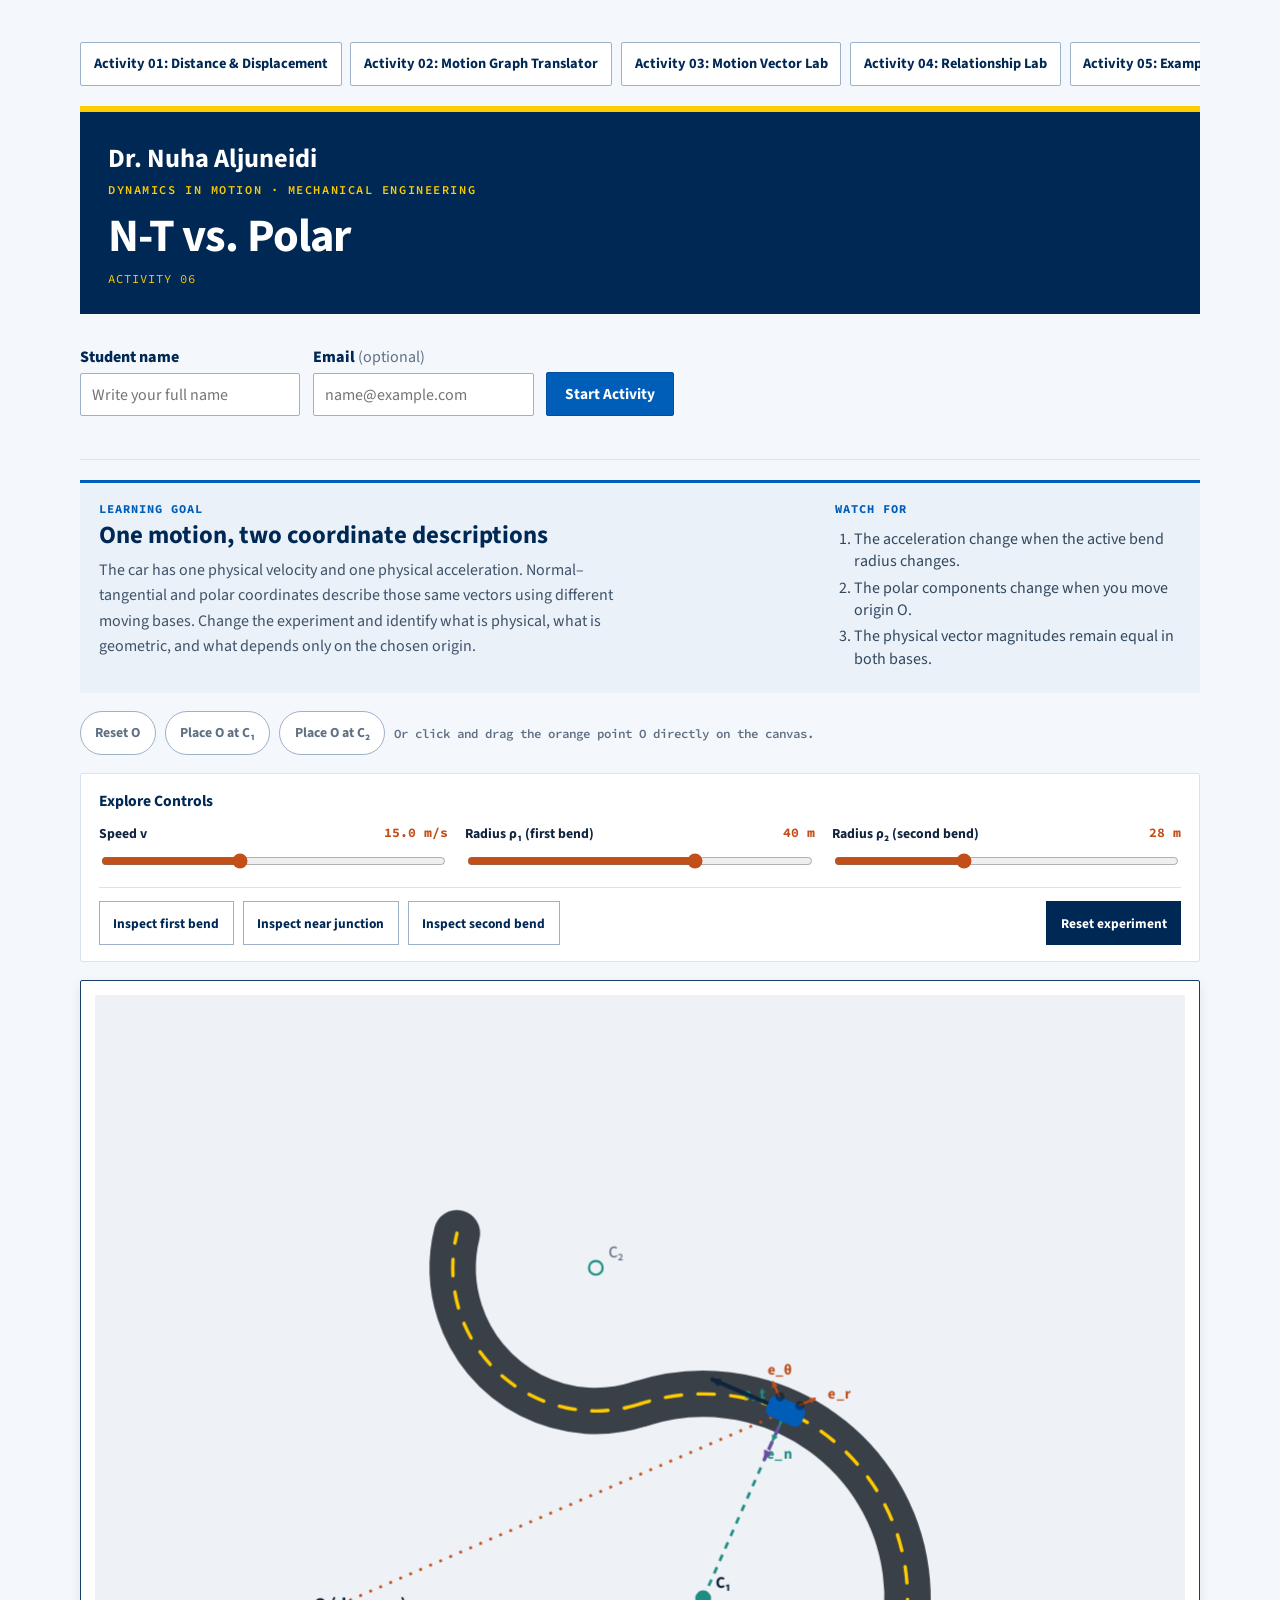
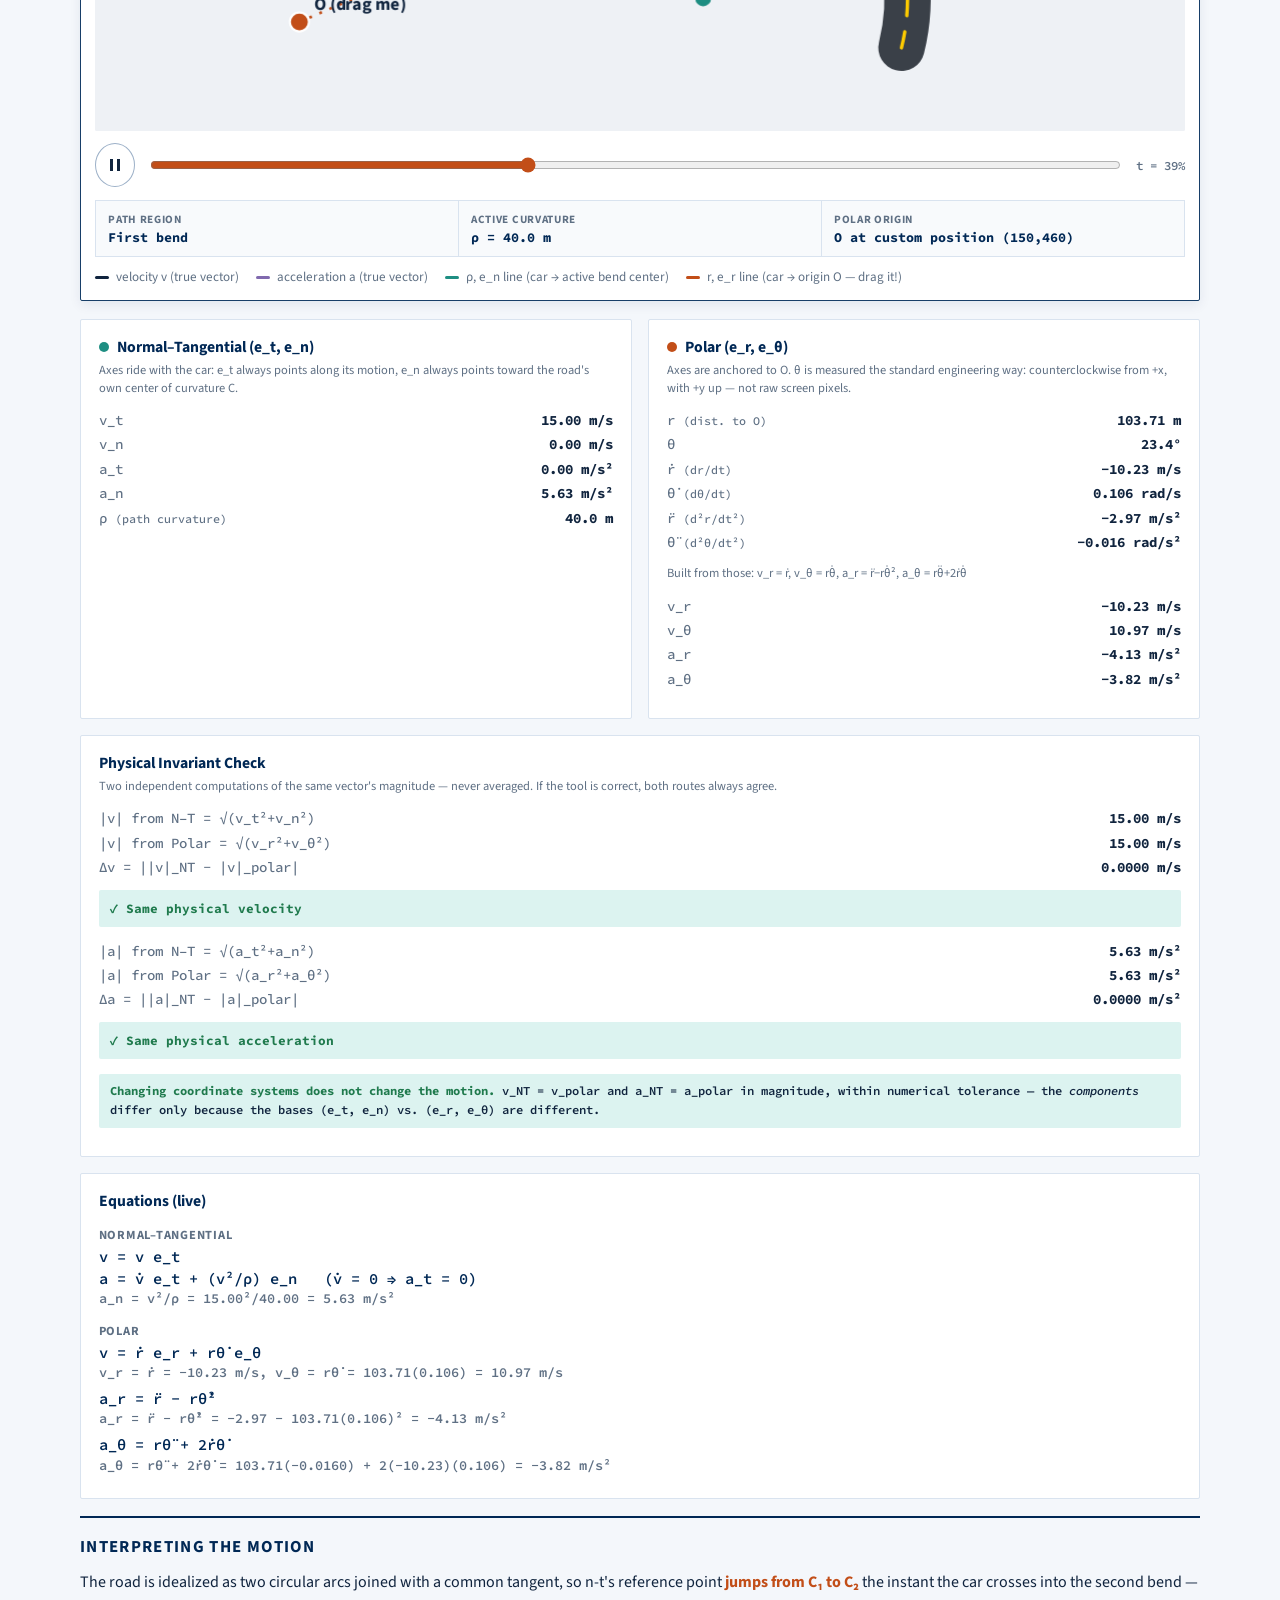
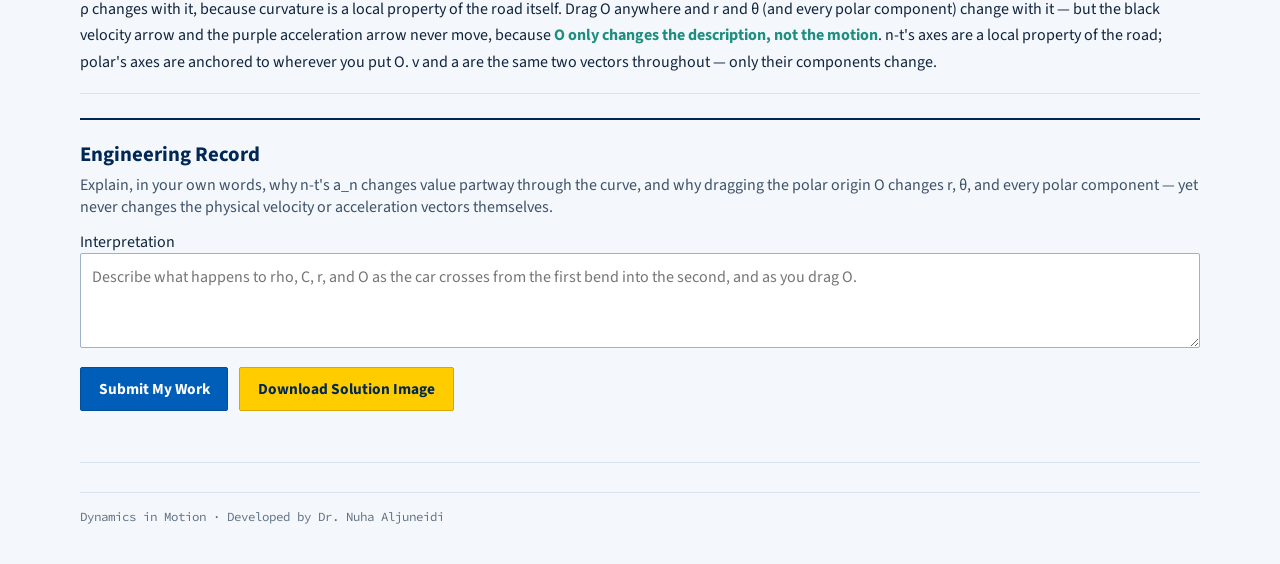
<file: nt-vs-polar-lab.html>
<!DOCTYPE html>
<html lang="en">
<head>
<meta charset="UTF-8">
<meta name="viewport" content="width=device-width, initial-scale=1.0">
<meta name="description" content="Compare normal-tangential and polar decompositions of the same car's motion around an S-curve, an interactive mechanical-engineering dynamics activity by Dr. Nuha Aljuneidi.">
<title>N-T vs. Polar | Dr. Nuha Aljuneidi</title>
<link href="https://fonts.googleapis.com/css2?family=Source+Code+Pro:wght@400;500;600;700&family=Source+Sans+3:wght@400;500;600;700&display=swap" rel="stylesheet">
<style>
  :root{--ink:#10243e;--navy:#002855;--blue:#005eb8;--gold:#ffcc00;--paper:#fff;--line:#d9e3ef;--muted:#5f7084;
        --nt:#1e8e82;--nt-soft:#dcf3f0;--polar:#c24e18;--polar-soft:#fbe6da;--ok:#1f7a4d;--bad:#b3261e;--bad-soft:#fbe4e2;--road:#3a4048;--lane:#ffcc00;
        --v-arrow:#10243e;--a-arrow:#6a4fa0;--car:#005eb8;--bg-canvas:#eef1f5;}
  *{box-sizing:border-box}html,body{margin:0;padding:0;scroll-behavior:smooth;}
  body{font-family:"Source Sans 3",system-ui,sans-serif;color:var(--ink);background:#f4f7fb;min-height:100vh;padding:clamp(1rem,3.5vw,2.5rem);display:flex;flex-direction:column;align-items:center;}
  .wrap{width:100%;max-width:1120px;}

  .skip-link{position:fixed;left:1rem;top:1rem;z-index:10;transform:translateY(-180%);background:var(--gold);color:var(--navy);font-weight:800;padding:.65rem .9rem;text-decoration:none;}
  .skip-link:focus{transform:translateY(0);}

  .activity-nav{display:flex;gap:.55rem;flex-wrap:nowrap;overflow-x:auto;margin:0 0 .8rem;padding:.1rem 0 .45rem;scroll-snap-type:x proximity;scrollbar-width:thin;}
  .activity-nav a{flex:0 0 auto;scroll-snap-align:start;font-weight:700;font-size:.9rem;text-decoration:none;color:var(--navy);background:var(--paper);border:1px solid #9db1c8;border-radius:2px;padding:.55rem .8rem;min-height:44px;display:inline-flex;align-items:center;}
  .activity-nav a[aria-current="page"]{background:var(--navy);border-color:var(--navy);color:#fff;}

  .course-banner{background:var(--navy);color:#fff;border-top:6px solid var(--gold);padding:clamp(1.25rem,2.5vw,1.75rem);margin-bottom:1.45rem;}
  .course-banner .instructor{margin:0 0 .3rem;font-size:clamp(1.25rem,2.5vw,1.65rem);font-weight:700;color:#fff;}
  .course-banner .course-label{margin:0 0 .9rem;font-family:"Source Code Pro",monospace;font-size:.75rem;font-weight:600;letter-spacing:.13em;text-transform:uppercase;color:var(--gold);}
  .course-banner h1{margin:0;color:#fff;font-size:clamp(1.85rem,4.2vw,2.9rem);line-height:1.08;letter-spacing:-.02em;font-weight:700;}
  .course-banner .activity-id{margin:.55rem 0 0;font-family:"Source Code Pro",monospace;font-size:.76rem;letter-spacing:.08em;color:var(--gold);}

  .student-row{display:flex;align-items:flex-end;gap:.8rem;flex-wrap:wrap;margin:-.2rem 0 1.25rem;padding:.8rem 0;border-bottom:1px solid var(--line);}
  .student-field{display:flex;flex-direction:column;gap:.3rem;}
  .student-row label{font-weight:800;color:var(--navy);}
  .student-row input{width:min(310px,100%);font:inherit;color:var(--ink);background:#fff;border:1px solid #9db1c8;border-radius:2px;padding:.6rem .7rem;outline:none;}
  .student-row input:focus{border-color:var(--blue);box-shadow:0 0 0 3px rgba(0,94,184,.15);}
  .submit-status{flex-basis:100%;margin:0;font-size:.86rem;min-height:1.2em;font-weight:700;color:var(--navy);}
  .student-row button{font-family:"Source Sans 3",sans-serif;font-weight:700;font-size:.96rem;cursor:pointer;color:#fff;background:var(--blue);border:1px solid #004f9e;border-radius:2px;padding:.62rem 1.1rem;min-width:120px;transition:background .15s;}
  .student-row button:hover{background:#004f9e}
  .student-row button:focus-visible{outline:4px dashed var(--blue);outline-offset:3px}

  button{min-height:44px;transition:background-color .2s ease,border-color .2s ease,color .2s ease,transform .2s ease;}
  button:active{transform:translateY(1px);}
  button:focus-visible,input:focus-visible,textarea:focus-visible,a:focus-visible{outline:3px solid var(--blue);outline-offset:3px;}
  .learning-brief{display:grid;grid-template-columns:minmax(0,1.35fr) minmax(260px,.65fr);gap:1.1rem;align-items:start;margin:0 0 1.15rem;padding:1.15rem 1.2rem;background:#eaf1f8;border-top:3px solid var(--blue);}
  .brief-kicker{margin:0 0 .3rem;font:700 .75rem "Source Code Pro",monospace;letter-spacing:.08em;text-transform:uppercase;color:var(--blue);}
  .learning-brief h2{margin:0 0 .45rem;font-size:clamp(1.2rem,2.2vw,1.55rem);line-height:1.2;color:var(--navy);text-wrap:balance;}
  .lede{font-size:1rem;max-width:68ch;margin:0;line-height:1.6;color:#3e5269;}
  .watch-list{margin:0;padding:.2rem 0 0 1.2rem;color:#31485f;}
  .watch-list li{margin:.25rem 0;line-height:1.4;}
  .math{font:600 .96rem "Source Code Pro",monospace;color:var(--navy)}

  .origin-toggle{display:flex;align-items:center;gap:.55rem;flex-wrap:wrap;margin:0 0 1.1rem;}
  .origin-toggle button{font-family:"Source Sans 3",sans-serif;font-weight:700;font-size:.86rem;padding:.55rem .9rem;border-radius:999px;border:1.5px solid #9db1c8;background:#fff;color:var(--muted);cursor:pointer;}
  .origin-toggle button:hover{border-color:var(--polar);color:var(--polar);background:var(--polar-soft);}
  .origin-toggle button:focus-visible{outline:3px solid var(--polar);outline-offset:2px}
  .origin-toggle .hint{font:600 .78rem "Source Code Pro",monospace;color:var(--muted);}

  .explore-controls{background:var(--paper);border:1px solid var(--line);border-radius:2px;padding:1rem 1.1rem;margin-bottom:1.1rem;}
  .explore-controls h2{margin:0 0 .8rem;font-size:.98rem;font-weight:700;color:var(--navy);}
  .explore-grid{display:grid;grid-template-columns:repeat(auto-fit,minmax(220px,1fr));gap:1.1rem;}
  .explore-field{display:flex;flex-direction:column;gap:.4rem;}
  .explore-field label{font-size:.86rem;font-weight:700;color:var(--ink);display:flex;justify-content:space-between;gap:.5rem;}
  .explore-val{font:700 .82rem "Source Code Pro",monospace;color:var(--polar);}
  .experiment-toolbar{display:flex;gap:.55rem;flex-wrap:wrap;margin-top:1rem;padding-top:.85rem;border-top:1px solid var(--line);}
  .experiment-toolbar button{font:700 .84rem "Source Sans 3",sans-serif;padding:.55rem .85rem;border:1px solid #9db1c8;background:#fff;color:var(--navy);cursor:pointer;}
  .experiment-toolbar button:hover{border-color:var(--blue);background:#edf5fc;}
  .experiment-toolbar .reset{margin-left:auto;border-color:var(--navy);background:var(--navy);color:#fff;}
  .experiment-toolbar .reset:hover{background:#001e40;}

  .stage-frame{border:1px solid #173e68;border-radius:2px;overflow:hidden;box-shadow:0 4px 12px rgba(0,40,85,.08);margin-bottom:1.1rem;background:var(--paper);padding:.9rem;}
  canvas#cv{width:100%;height:auto;display:block;border-radius:2px;background:var(--bg-canvas);aspect-ratio:800/540;touch-action:none;}

  .controls{display:flex;align-items:center;gap:.8rem;flex-wrap:wrap;margin-top:.8rem;}
  .playbtn{width:40px;height:40px;border-radius:50%;border:1.5px solid #9db1c8;background:#fff;color:var(--ink);cursor:pointer;flex:none;display:flex;align-items:center;justify-content:center;}
  .playbtn:focus-visible{outline:3px solid var(--blue);outline-offset:2px}
  .playbtn .ico-pause{width:10px;height:12px;position:relative}
  .playbtn .ico-pause::before,.playbtn .ico-pause::after{content:"";position:absolute;top:0;width:3px;height:12px;background:var(--ink);}
  .playbtn .ico-pause::before{left:0}.playbtn .ico-pause::after{right:0}
  .playbtn .ico-play{width:0;height:0;border-style:solid;border-width:6px 0 6px 10px;border-color:transparent transparent transparent var(--ink);margin-left:2px;}
  input[type="range"]{flex:1;min-width:120px;accent-color:var(--polar)}
  .scrub-label{font:600 .78rem "Source Code Pro",monospace;color:var(--muted);white-space:nowrap}
  .state-strip{display:grid;grid-template-columns:repeat(3,minmax(0,1fr));gap:1px;margin-top:.8rem;background:var(--line);border:1px solid var(--line);}
  .state-item{background:#f8fafc;padding:.65rem .75rem;min-width:0;}
  .state-item span{display:block;font-size:.7rem;font-weight:700;letter-spacing:.06em;text-transform:uppercase;color:var(--muted);}
  .state-item output{display:block;margin-top:.12rem;font:700 .84rem "Source Code Pro",monospace;color:var(--navy);white-space:nowrap;overflow:hidden;text-overflow:ellipsis;}

  .legend{display:flex;gap:1.1rem;flex-wrap:wrap;font-size:.82rem;color:var(--muted);margin-top:.7rem;}
  .legend span{display:inline-flex;align-items:center;gap:.4rem}
  .swatch{width:14px;height:3px;border-radius:2px;display:inline-block}

  .panels{display:grid;grid-template-columns:1fr 1fr;gap:1rem;margin-bottom:1.1rem;}
  @media(max-width:760px){.panels{grid-template-columns:1fr}}
  .card{background:var(--paper);border:1px solid var(--line);border-radius:2px;padding:1rem 1.1rem;}
  .card h2{margin:0 0 .25rem;font-size:.98rem;font-weight:700;display:flex;align-items:center;gap:.5rem;color:var(--navy);}
  .dot{width:10px;height:10px;border-radius:50%;flex:none}
  .card .cap{margin:0 0 .7rem;font-size:.78rem;color:var(--muted);line-height:1.4}
  .rows{display:grid;grid-template-columns:auto 1fr;row-gap:.4rem;column-gap:.6rem;font:600 .88rem "Source Code Pro",monospace;}
  .rows dt{color:var(--muted);font-weight:500}
  .rows dd{margin:0;text-align:right;font-weight:700}
  .rows dd small{color:var(--muted);font-weight:400;font-size:.7rem}
  .check{grid-column:1/-1;margin-top:.7rem;padding:.55rem .7rem;border-radius:2px;background:var(--nt-soft);font:600 .76rem "Source Code Pro",monospace;color:var(--nt);line-height:1.5;}
  .check b{color:var(--ok)}
  .badge{margin-top:.5rem;padding:.55rem .7rem;border-radius:2px;font:700 .8rem "Source Code Pro",monospace;line-height:1.5;}
  .badge.ok{background:var(--nt-soft);color:var(--ok);}
  .badge.bad{background:var(--bad-soft);color:var(--bad);}
  .badge.transition{background:var(--polar-soft);color:var(--polar);font-weight:600;}
  .eqn-label{margin:.9rem 0 .2rem;font-size:.78rem;font-weight:700;letter-spacing:.06em;text-transform:uppercase;color:var(--muted);}
  .eqn-label:first-child{margin-top:0}
  .eqn-sym{margin:.15rem 0;}
  .eqn-sub{margin:.1rem 0 .5rem;color:var(--muted);font:600 .85rem "Source Code Pro",monospace;}

  .note{margin-top:0;padding:1rem 0 1.1rem;border-top:2px solid var(--navy);border-bottom:1px solid var(--line);font-size:1rem;line-height:1.65;}
  .note h2{margin:0 0 .45rem;font-size:1.05rem;letter-spacing:.08em;text-transform:uppercase;color:var(--navy);}
  .note p{margin:0 0 .6rem}
  .note p:last-child{margin-bottom:0}
  .note strong{color:var(--polar)}
  .note .nt-word{color:var(--nt);font-weight:700}

  .submission{margin-top:1.5rem;padding:1.25rem 0;border-top:2px solid var(--navy);border-bottom:1px solid var(--line);}
  .submission h2{margin:0 0 .35rem;color:var(--navy);font-size:1.3rem;}
  .submission p{margin:.25rem 0 .8rem;color:#3e5269;}
  .submission textarea{width:100%;min-height:95px;resize:vertical;font:inherit;line-height:1.5;color:var(--ink);background:#fff;border:1px solid #9db1c8;border-radius:2px;padding:.7rem;outline:none;}
  .submission textarea:focus{border-color:var(--blue);box-shadow:0 0 0 3px rgba(0,94,184,.15);}
  .submission-actions{display:flex;gap:.7rem;flex-wrap:wrap;margin-top:.8rem;}
  .submission-actions button{font-family:"Source Sans 3",sans-serif;font-weight:700;font-size:.96rem;cursor:pointer;color:#fff;background:var(--blue);border:1px solid #004f9e;border-radius:2px;padding:.62rem 1.1rem;min-width:120px;}
  .submission-actions button:hover{background:#004f9e}
  .submission-actions button.download{background:var(--gold);border-color:#d4a900;color:var(--navy);}
  .submission-actions button.download:hover{background:#e9b900}
  .final-status{min-height:1.3em;margin:.65rem 0 0!important;font-weight:700;color:var(--navy)!important;}

  footer{margin-top:1.8rem;padding-top:1rem;border-top:1px solid var(--line);font-family:"Source Code Pro",monospace;font-size:.78rem;color:var(--muted);}
  @media(max-width:760px){.learning-brief{grid-template-columns:1fr}.state-strip{grid-template-columns:1fr}.experiment-toolbar .reset{margin-left:0}}
  @media(max-width:600px){body{padding:.75rem}.student-row{align-items:flex-start;flex-direction:column;}.student-field,.student-row input,.student-row button{width:100%;}.course-banner{padding:1.1rem}.stage-frame{padding:.55rem}.legend{gap:.55rem 1rem}.rows{font-size:.8rem}.experiment-toolbar button{flex:1 1 calc(50% - .55rem)}}
  @media(prefers-reduced-motion:reduce){*,*::before,*::after{scroll-behavior:auto!important;transition:none!important}}
</style>
</head>
<body>
<a class="skip-link" href="#simulation">Skip to simulation</a>
<div class="wrap">
  <nav class="activity-nav" aria-label="Dynamics activities">
    <a href="index.html">Activity 01: Distance &amp; Displacement</a>
    <a href="motion-graph-translator.html">Activity 02: Motion Graph Translator</a>
    <a href="motion-vector-lab.html">Activity 03: Motion Vector Lab</a>
    <a href="velocity-axis-lab.html">Activity 04: Relationship Lab</a>
    <a href="example-10-projectile.html">Activity 05: Example 10</a>
    <a href="nt-vs-polar-lab.html" aria-current="page">Activity 06: N-T vs. Polar</a>
  </nav>

  <header class="course-banner">
    <p class="instructor">Dr. Nuha Aljuneidi</p>
    <p class="course-label">Dynamics in Motion &middot; Mechanical Engineering</p>
    <h1>N-T <span class="vs">vs.</span> Polar</h1>
    <p class="activity-id">ACTIVITY 06</p>
  </header>

  <div class="student-row">
    <div class="student-field"><label for="studentName">Student name</label><input id="studentName" type="text" autocomplete="name" placeholder="Write your full name" required></div>
    <div class="student-field"><label for="studentEmail">Email <span style="font-weight:400;color:var(--muted)">(optional)</span></label><input id="studentEmail" type="email" autocomplete="email" placeholder="name@example.com"></div>
    <button id="startActivity" type="button">Start Activity</button>
    <p id="submitStatus" class="submit-status" role="status" aria-live="polite"></p>
  </div>

  <section class="learning-brief" aria-labelledby="learning-goal">
    <div>
      <p class="brief-kicker">Learning goal</p>
      <h2 id="learning-goal">One motion, two coordinate descriptions</h2>
      <p class="lede">The car has one physical velocity and one physical acceleration. Normal&ndash;tangential and polar coordinates describe those same vectors using different moving bases. Change the experiment and identify what is physical, what is geometric, and what depends only on the chosen origin.</p>
    </div>
    <div>
      <p class="brief-kicker">Watch for</p>
      <ol class="watch-list">
        <li>The acceleration change when the active bend radius changes.</li>
        <li>The polar components change when you move origin O.</li>
        <li>The physical vector magnitudes remain equal in both bases.</li>
      </ol>
    </div>
  </section>

  <div class="origin-toggle" role="group" aria-label="Move the polar origin O">
    <button id="btn-reset-o" type="button">Reset O</button>
    <button id="btn-center" type="button">Place O at C&#8321;</button>
    <button id="btn-center2" type="button">Place O at C&#8322;</button>
    <span class="hint">Or click and drag the orange point O directly on the canvas.</span>
  </div>

  <section class="explore-controls" aria-labelledby="explore-heading">
    <h2 id="explore-heading">Explore Controls</h2>
    <div class="explore-grid">
      <div class="explore-field">
        <label for="speedSlider">Speed v <span class="explore-val" id="speedVal">15.0 m/s</span></label>
        <input id="speedSlider" type="range" min="5" max="30" step="0.5" value="15" aria-describedby="speedVal">
      </div>
      <div class="explore-field">
        <label for="rho1Slider">Radius &rho;&#8321; (first bend) <span class="explore-val" id="rho1Val">40 m</span></label>
        <input id="rho1Slider" type="range" min="20" max="50" step="1" value="40" aria-describedby="rho1Val">
      </div>
      <div class="explore-field">
        <label for="rho2Slider">Radius &rho;&#8322; (second bend) <span class="explore-val" id="rho2Val">28 m</span></label>
        <input id="rho2Slider" type="range" min="15" max="50" step="1" value="28" aria-describedby="rho2Val">
      </div>
    </div>
    <div class="experiment-toolbar" aria-label="Experiment shortcuts">
      <button id="pos-first" type="button">Inspect first bend</button>
      <button id="pos-junction" type="button">Inspect near junction</button>
      <button id="pos-second" type="button">Inspect second bend</button>
      <button id="resetExperiment" class="reset" type="button">Reset experiment</button>
    </div>
  </section>

  <div class="stage-frame" id="simulation" tabindex="-1">
    <canvas id="cv" width="800" height="540" role="img" aria-label="Animated car traveling along an S-curve road, with velocity and acceleration vectors shown. The orange dot O is a draggable polar origin."></canvas>
    <div class="controls">
      <button class="playbtn" id="playBtn" aria-label="Pause animation" aria-pressed="true"><span class="ico-pause"></span></button>
      <input id="scrub" type="range" min="0" max="1000" value="0" aria-label="Car position along the curve">
      <span class="scrub-label" id="scrubLabel">t = 0%</span>
    </div>
    <div class="state-strip" aria-label="Current experiment state">
      <div class="state-item"><span>Path region</span><output id="activeSegment">First bend</output></div>
      <div class="state-item"><span>Active curvature</span><output id="activeRadius">&rho; = 40.0 m</output></div>
      <div class="state-item"><span>Polar origin</span><output id="originState">Custom position</output></div>
    </div>
    <div class="legend">
      <span><i class="swatch" style="background:var(--v-arrow)"></i> velocity v (true vector)</span>
      <span><i class="swatch" style="background:var(--a-arrow); opacity:.85"></i> acceleration a (true vector)</span>
      <span><i class="swatch" style="background:var(--nt)"></i> &rho;, e_n line (car &rarr; active bend center)</span>
      <span><i class="swatch" style="background:var(--polar)"></i> r, e_r line (car &rarr; origin O &mdash; drag it!)</span>
    </div>
  </div>

  <div class="panels">
    <div class="card">
      <h2><span class="dot" style="background:var(--nt)"></span>Normal&#8211;Tangential (e_t, e_n)</h2>
      <p class="cap">Axes ride with the car: e_t always points along its motion, e_n always points toward the road's own center of curvature C.</p>
      <dl class="rows">
        <dt>v_t</dt><dd id="vt">&mdash;</dd>
        <dt>v_n</dt><dd id="vn">&mdash;</dd>
        <dt>a_t</dt><dd id="at">&mdash;</dd>
        <dt>a_n</dt><dd id="an">&mdash;</dd>
        <dt>&rho; <small>(path curvature)</small></dt><dd id="rho">&mdash;</dd>
      </dl>
    </div>

    <div class="card">
      <h2><span class="dot" style="background:var(--polar)"></span>Polar (e_r, e_&theta;)</h2>
      <p class="cap" id="polarCap">Axes are anchored to O. &theta; is measured the standard engineering way: counterclockwise from +x, with +y up &mdash; not raw screen pixels.</p>
      <dl class="rows">
        <dt>r <small>(dist. to O)</small></dt><dd id="r">&mdash;</dd>
        <dt>&theta;</dt><dd id="theta">&mdash;</dd>
        <dt>r&#775; <small>(dr/dt)</small></dt><dd id="rdot">&mdash;</dd>
        <dt>&theta;&#775; <small>(d&theta;/dt)</small></dt><dd id="thetadot">&mdash;</dd>
        <dt>r&#776; <small>(d&sup2;r/dt&sup2;)</small></dt><dd id="rddot">&mdash;</dd>
        <dt>&theta;&#776; <small>(d&sup2;&theta;/dt&sup2;)</small></dt><dd id="thetaddot">&mdash;</dd>
      </dl>
      <p class="cap" style="margin:.6rem 0 .3rem">Built from those: v_r = r&#775;, v_&theta; = r&theta;&#775;, a_r = r&#776;&minus;r&theta;&#775;&sup2;, a_&theta; = r&theta;&#776;+2r&#775;&theta;&#775;</p>
      <dl class="rows">
        <dt>v_r</dt><dd id="vr">&mdash;</dd>
        <dt>v_&theta;</dt><dd id="vth">&mdash;</dd>
        <dt>a_r</dt><dd id="ar">&mdash;</dd>
        <dt>a_&theta;</dt><dd id="ath">&mdash;</dd>
      </dl>
      <p class="check" id="junctionNote" style="display:none;background:var(--polar-soft);color:var(--polar)"></p>
      <p class="check" id="coincidentNote" style="display:none;background:var(--polar-soft);color:var(--polar)"></p>
    </div>

    <div class="card" style="grid-column:1/-1">
      <h2 style="color:var(--navy)">Physical Invariant Check</h2>
      <p class="cap">Two independent computations of the same vector's magnitude &mdash; never averaged. If the tool is correct, both routes always agree.</p>
      <dl class="rows">
        <dt>|v| from N&#8211;T = &radic;(v_t&sup2;+v_n&sup2;)</dt><dd id="vmagNT">&mdash;</dd>
        <dt>|v| from Polar = &radic;(v_r&sup2;+v_&theta;&sup2;)</dt><dd id="vmagPolar">&mdash;</dd>
        <dt>&Delta;v = ||v|_NT &minus; |v|_polar|</dt><dd id="vdiff">&mdash;</dd>
      </dl>
      <p class="badge" id="vCheckBadge"></p>
      <dl class="rows" style="margin-top:.9rem">
        <dt>|a| from N&#8211;T = &radic;(a_t&sup2;+a_n&sup2;)</dt><dd id="amagNT">&mdash;</dd>
        <dt>|a| from Polar = &radic;(a_r&sup2;+a_&theta;&sup2;)</dt><dd id="amagPolar">&mdash;</dd>
        <dt>&Delta;a = ||a|_NT &minus; |a|_polar|</dt><dd id="adiff">&mdash;</dd>
      </dl>
      <p class="badge" id="aCheckBadge"></p>
      <p class="check" style="background:var(--nt-soft);color:var(--ink);margin-top:.9rem"><b>Changing coordinate systems does not change the motion.</b> v_NT = v_polar and a_NT = a_polar in magnitude, within numerical tolerance &mdash; the <em>components</em> differ only because the bases (e_t, e_n) vs. (e_r, e_&theta;) are different.</p>
    </div>

    <div class="card" style="grid-column:1/-1">
      <h2 style="color:var(--navy)">Equations (live)</h2>
      <p class="eqn-label">Normal&#8211;Tangential</p>
      <p class="math eqn-sym">v = v e_t</p>
      <p class="math eqn-sym">a = v&#775; e_t + (v&sup2;/&rho;) e_n &nbsp; (v&#775; = 0 &rArr; a_t = 0)</p>
      <p class="eqn-sub" id="eqNTaSub">&mdash;</p>
      <p class="eqn-label">Polar</p>
      <p class="math eqn-sym">v = r&#775; e_r + r&theta;&#775; e_&theta;</p>
      <p class="eqn-sub" id="eqPolarVSub">&mdash;</p>
      <p class="math eqn-sym">a_r = r&#776; &minus; r&theta;&#775;&sup2;</p>
      <p class="eqn-sub" id="eqPolarArSub">&mdash;</p>
      <p class="math eqn-sym">a_&theta; = r&theta;&#776; + 2r&#775;&theta;&#775;</p>
      <p class="eqn-sub" id="eqPolarAthSub">&mdash;</p>
    </div>
  </div>

  <section class="note" aria-labelledby="insight-heading">
    <h2 id="insight-heading">Interpreting the Motion</h2>
    <p id="insight"></p>
  </section>

  <section class="submission" aria-labelledby="record-heading">
    <h2 id="record-heading">Engineering Record</h2>
    <p>Explain, in your own words, why n-t's a_n changes value partway through the curve, and why dragging the polar origin O changes r, &theta;, and every polar component &mdash; yet never changes the physical velocity or acceleration vectors themselves.</p>
    <label for="studentNotes">Interpretation</label>
    <textarea id="studentNotes" placeholder="Describe what happens to rho, C, r, and O as the car crosses from the first bend into the second, and as you drag O."></textarea>
    <div class="submission-actions">
      <button id="submitWork" type="button">Submit My Work</button>
      <button id="downloadSolution" class="download" type="button">Download Solution Image</button>
    </div>
    <p id="finalStatus" class="final-status" role="status" aria-live="polite"></p>
  </section>

  <footer>Dynamics in Motion &middot; Developed by Dr. Nuha Aljuneidi</footer>
</div>

<script>
(function(){
  "use strict";

  var canvas = document.getElementById('cv');
  var ctx = canvas.getContext('2d');
  var DPR = Math.max(1, Math.min(2, window.devicePixelRatio || 1));

  function fitCanvas(){
    var rect = canvas.getBoundingClientRect();
    canvas.width = Math.round(rect.width * DPR);
    canvas.height = Math.round(rect.width * (540/800) * DPR);
  }
  window.addEventListener('resize', fitCanvas);

  function vecSub(p,q){ return {x:p.x-q.x, y:p.y-q.y}; }
  function vecAdd(p,q){ return {x:p.x+q.x, y:p.y+q.y}; }
  function vecLen(p){ return Math.sqrt(p.x*p.x+p.y*p.y); }
  function vecNorm(p){ var l = vecLen(p)||1; return {x:p.x/l, y:p.y/l}; }
  function vecScale(p,s){ return {x:p.x*s, y:p.y*s}; }
  function dot(p,q){ return p.x*q.x + p.y*q.y; }
  function rot90(p){ return {x:-p.y, y:p.x}; }

  var J = {x:400, y:300};
  var TANGENT_DEG = -18;
  var tanDir = {x:Math.cos(TANGENT_DEG*Math.PI/180), y:Math.sin(TANGENT_DEG*Math.PI/180)};
  var nrmDir = rot90(tanDir);

  // Fixed meters-per-pixel scale, independent of the radius sliders, so
  // dragging rho1/rho2 changes the ON-SCREEN arc size proportionally to the
  // real physical radius instead of redefining the scale itself.
  var M_PER_PX = 40 / 150;
  var V0 = 15;
  var RHO1_M = 40, RHO2_M = 28;

  var angle1_J = Math.atan2(-nrmDir.y, -nrmDir.x);
  var angle2_J = Math.atan2( nrmDir.y,  nrmDir.x);
  var SWEEP_A = 122 * Math.PI/180, SWEEP_B = 122 * Math.PI/180;

  var R1, R2, C1, C2, ARC1_PX, ARC2_PX, SPLIT, REAL_TRAVEL_S, DURATION;
  var SPEEDUP = 2;

  function recomputeGeometry(){
    R1 = RHO1_M / M_PER_PX;
    R2 = RHO2_M / M_PER_PX;
    // J and the tangent direction never move, so the common tangent between
    // the two arcs stays geometrically correct at every radius.
    C1 = vecAdd(J, vecScale(nrmDir, R1));
    C2 = vecSub(J, vecScale(nrmDir, R2));
    ARC1_PX = R1 * SWEEP_A; ARC2_PX = R2 * SWEEP_B;
    SPLIT = ARC1_PX / (ARC1_PX + ARC2_PX);
    recomputeTiming();
  }
  function recomputeTiming(){
    // Total real-world travel time at the current constant speed, sped up
    // 2x for viewing. Time on each bend stays proportional to ITS arc
    // length, so the animated car never silently speeds up at the joint.
    REAL_TRAVEL_S = (ARC1_PX + ARC2_PX) * M_PER_PX / V0;
    DURATION = REAL_TRAVEL_S / SPEEDUP;
  }
  recomputeGeometry();

  function segmentAt(t){
    if(t <= SPLIT){
      var sA = t/SPLIT;
      return {C:C1, R:R1, a: (angle1_J+SWEEP_A) + (angle1_J-(angle1_J+SWEEP_A))*sA};
    }
    var sB = (t-SPLIT)/(1-SPLIT);
    return {C:C2, R:R2, a: angle2_J + (SWEEP_B)*sB};
  }

  function pathPoint(t){
    var seg = segmentAt(t);
    return {x: seg.C.x + seg.R*Math.cos(seg.a), y: seg.C.y + seg.R*Math.sin(seg.a)};
  }

  var t = 0, dir = 1;
  var playing = !(window.matchMedia && window.matchMedia('(prefers-reduced-motion: reduce)').matches);
  var lastTs = null;

  function step(ts){
    if(lastTs==null) lastTs = ts;
    var dt = (ts-lastTs)/1000; lastTs = ts;
    if(playing){
      t += dir * dt / DURATION;
      if(t >= 1){ t = 1; dir = -1; }
      if(t <= 0){ t = 0; dir = 1; }
      syncScrub();
    }
    render();
    requestAnimationFrame(step);
  }

  function syncScrub(){
    var el = document.getElementById('scrub');
    el.value = String(Math.round(t*1000));
    document.getElementById('scrubLabel').textContent = 't = ' + Math.round(t*100) + '%';
  }

  function cssVar(name){ return getComputedStyle(document.documentElement).getPropertyValue(name).trim(); }
  function fmt(n, d){ return n.toFixed(d==null?2:d); }

  function drawArrow(ctx, from, dirVec, len, color, width, dashed){
    var to = {x: from.x + dirVec.x*len, y: from.y + dirVec.y*len};
    ctx.save();
    ctx.strokeStyle = color; ctx.fillStyle = color;
    ctx.lineWidth = width;
    ctx.setLineDash(dashed ? [7,5] : []);
    ctx.beginPath(); ctx.moveTo(from.x, from.y); ctx.lineTo(to.x, to.y); ctx.stroke();
    ctx.setLineDash([]);
    var ang = Math.atan2(dirVec.y, dirVec.x);
    var headLen = Math.max(8, width*2.6);
    ctx.beginPath();
    ctx.moveTo(to.x, to.y);
    ctx.lineTo(to.x - headLen*Math.cos(ang-0.4), to.y - headLen*Math.sin(ang-0.4));
    ctx.lineTo(to.x - headLen*Math.cos(ang+0.4), to.y - headLen*Math.sin(ang+0.4));
    ctx.closePath(); ctx.fill();
    ctx.restore();
  }

  var lastVals = null;

  function drawTick(ctx, from, dirVec, len, color, label){
    var to = {x: from.x + dirVec.x*len, y: from.y + dirVec.y*len};
    ctx.save();
    ctx.strokeStyle = color; ctx.lineWidth = 1.6;
    ctx.beginPath(); ctx.moveTo(from.x, from.y); ctx.lineTo(to.x, to.y); ctx.stroke();
    var ang = Math.atan2(dirVec.y, dirVec.x), hl = 5;
    ctx.beginPath();
    ctx.moveTo(to.x, to.y);
    ctx.lineTo(to.x-hl*Math.cos(ang-0.5), to.y-hl*Math.sin(ang-0.5));
    ctx.lineTo(to.x-hl*Math.cos(ang+0.5), to.y-hl*Math.sin(ang+0.5));
    ctx.closePath(); ctx.fillStyle = color; ctx.fill();
    ctx.font = '700 11px "Source Sans 3",sans-serif';
    ctx.fillText(label, to.x + dirVec.x*10, to.y + dirVec.y*10 + 4);
    ctx.restore();
  }

  // ---- draggable polar origin O ----
  var O_DEFAULT = {x:150, y:460};
  var O = {x:O_DEFAULT.x, y:O_DEFAULT.y};
  var draggingO = false;
  var GRAB_R = 16;

  function clientToVirtual(clientX, clientY){
    var rect = canvas.getBoundingClientRect();
    return { x: (clientX-rect.left)/rect.width*800, y: (clientY-rect.top)/rect.height*540 };
  }
  canvas.addEventListener('pointerdown', function(e){
    var v = clientToVirtual(e.clientX, e.clientY);
    if(vecLen(vecSub(v,O)) <= GRAB_R){
      draggingO = true;
      try{ canvas.setPointerCapture(e.pointerId); }catch(_){}
      canvas.style.cursor = 'grabbing';
    }
  });
  canvas.addEventListener('pointermove', function(e){
    var v = clientToVirtual(e.clientX, e.clientY);
    if(draggingO){
      O.x = Math.min(780, Math.max(20, v.x));
      O.y = Math.min(520, Math.max(20, v.y));
    } else {
      canvas.style.cursor = (vecLen(vecSub(v,O)) <= GRAB_R) ? 'grab' : 'default';
    }
  });
  function endDrag(e){
    if(draggingO){ draggingO = false; canvas.style.cursor = 'default'; try{ canvas.releasePointerCapture(e.pointerId); }catch(_){} }
  }
  canvas.addEventListener('pointerup', endDrag);
  canvas.addEventListener('pointercancel', endDrag);
  canvas.addEventListener('pointerleave', function(){ if(!draggingO) canvas.style.cursor = 'default'; });

  document.getElementById('btn-reset-o').addEventListener('click', function(){ O.x = O_DEFAULT.x; O.y = O_DEFAULT.y; });
  document.getElementById('btn-center').addEventListener('click', function(){ O.x = C1.x; O.y = C1.y; });
  document.getElementById('btn-center2').addEventListener('click', function(){ O.x = C2.x; O.y = C2.y; });

  // A small window around the exact arc junction where curvature (and so
  // r-double-dot / theta-double-dot / a_r / a_theta) jumps discontinuously
  // by design (two idealized circular arcs, not a smoothed road). The
  // values on either side are exact -- not numerically unstable -- but
  // showing a single instantaneous reading right at a real discontinuity
  // is misleading, so that narrow window is flagged instead of displayed.
  var JUNCTION_T_EPS = 0.012;

  function render(){
    ctx.save();
    ctx.scale(canvas.width/800, canvas.height/540);
    ctx.clearRect(0,0,800,540);

    var bg = cssVar('--bg-canvas'), road = cssVar('--road'), lane = cssVar('--lane'),
        nt = cssVar('--nt'), polar = cssVar('--polar'), ink = cssVar('--ink'),
        sub = cssVar('--muted'), vArrow = cssVar('--v-arrow'), aArrow = cssVar('--a-arrow'),
        car = cssVar('--car');

    ctx.fillStyle = bg; ctx.fillRect(0,0,800,540);

    ctx.save();
    ctx.strokeStyle = road; ctx.lineWidth = 34; ctx.lineCap = 'round';
    ctx.beginPath(); ctx.arc(C1.x, C1.y, R1, angle1_J+SWEEP_A, angle1_J, true); ctx.stroke();
    ctx.beginPath(); ctx.arc(C2.x, C2.y, R2, angle2_J, angle2_J+SWEEP_B, false); ctx.stroke();
    ctx.strokeStyle = lane; ctx.lineWidth = 2.5; ctx.setLineDash([12,12]);
    ctx.beginPath(); ctx.arc(C1.x, C1.y, R1, angle1_J+SWEEP_A, angle1_J, true); ctx.stroke();
    ctx.beginPath(); ctx.arc(C2.x, C2.y, R2, angle2_J, angle2_J+SWEEP_B, false); ctx.stroke();
    ctx.setLineDash([]);
    ctx.restore();

    var P = pathPoint(t);
    var seg = segmentAt(t);
    var Cactive = seg.C, Ractive = seg.R;
    var eps = 0.002;
    var tF = Math.min(1, Math.max(0, t + dir*eps));
    var eT = vecNorm(vecSub(pathPoint(tF), P));
    if(vecLen(vecSub(pathPoint(tF),P)) < 1e-6){ eT = vecNorm(vecSub(P, pathPoint(t - dir*eps))); }
    var eN = vecNorm(vecSub(Cactive, P));

    var toCar = vecSub(P, O);
    var rPx = vecLen(toCar);

    // ---- standard engineering coordinate convention for the POLAR frame ----
    // Canvas y grows downward, but theta, theta-dot, theta-ddot, e_r, e_theta
    // must obey +x right / +y UP / theta counterclockwise from +x. eR (the
    // direction from O to the car) is chirality-neutral -- same vector either
    // way -- so it draws unchanged. e_theta is NOT: rot90 in raw screen
    // coordinates spins the opposite way a person actually sees "counter-
    // clockwise" once y is flipped back for display, and theta itself would
    // carry the wrong sign. So: build eR normally, rotate +90 deg CCW in a
    // physics (y-up) frame to get the true e_theta, then flip that back to
    // screen space only for drawing. All numeric quantities (theta, vr, vth,
    // ar, ath, and everything derived from them) use the physics-frame
    // vectors directly, never the raw screen-space ones.
    var eR = rPx > 1e-6 ? vecNorm(toCar) : {x:1,y:0};
    var eRphys = {x: eR.x, y: -eR.y};
    var eThPhys = rot90(eRphys);
    var eThDraw = {x: eThPhys.x, y: -eThPhys.y};
    var thetaRad = Math.atan2(-toCar.y, toCar.x);

    var rhoM = Ractive * M_PER_PX;
    var A_N = (V0*V0) / rhoM;

    ctx.save();
    ctx.strokeStyle = nt; ctx.lineWidth = 2; ctx.setLineDash([5,5]);
    ctx.beginPath(); ctx.moveTo(Cactive.x,Cactive.y); ctx.lineTo(P.x,P.y); ctx.stroke();
    ctx.setLineDash([]); ctx.restore();

    ctx.save();
    ctx.strokeStyle = polar; ctx.lineWidth = 2; ctx.setLineDash([2,6]);
    ctx.beginPath(); ctx.moveTo(O.x,O.y); ctx.lineTo(P.x,P.y); ctx.stroke();
    ctx.setLineDash([]); ctx.restore();

    [{p:C1,label:'C₁',active:seg.C===C1}, {p:C2,label:'C₂',active:seg.C===C2}].forEach(function(m){
      ctx.save();
      ctx.strokeStyle = nt; ctx.fillStyle = m.active ? nt : bg; ctx.lineWidth = 1.6;
      ctx.beginPath(); ctx.arc(m.p.x,m.p.y,5,0,7); ctx.fill(); ctx.stroke();
      ctx.fillStyle = m.active ? ink : sub; ctx.font = (m.active?'700 ':'500 ') + '12px "Source Sans 3",sans-serif';
      ctx.fillText(m.label, m.p.x+9, m.p.y-8);
      ctx.restore();
    });

    ctx.save();
    ctx.fillStyle = polar; ctx.beginPath(); ctx.arc(O.x,O.y,7,0,7); ctx.fill();
    ctx.strokeStyle = '#fff'; ctx.lineWidth = 1.6; ctx.stroke();
    ctx.fillStyle = ink; ctx.font = '700 13px "Source Sans 3",sans-serif';
    ctx.fillText('O (drag me)', O.x+11, O.y-9);
    ctx.restore();

    // small perpendicular axis ticks AT the car for each frame's own basis vectors
    drawTick(ctx, P, eT, 24, nt, 'e_t');
    drawTick(ctx, P, eN, 24, nt, 'e_n');
    drawTick(ctx, P, eR, 24, polar, 'e_r');
    drawTick(ctx, P, eThDraw, 24, polar, 'e_θ');

    var vVec = {x: eT.x*V0, y: eT.y*V0};
    var aVec = {x: eN.x*A_N, y: eN.y*A_N};
    drawArrow(ctx, P, eT, 60, vArrow, 3, false);
    drawArrow(ctx, P, eN, Math.min(50, A_N*7), aArrow, 2.5, true);

    ctx.save();
    ctx.translate(P.x, P.y);
    ctx.rotate(Math.atan2(eT.y, eT.x));
    ctx.fillStyle = car;
    ctx.beginPath();
    ctx.roundRect ? ctx.roundRect(-14,-8,28,16,5) : ctx.rect(-14,-8,28,16);
    ctx.fill();
    ctx.fillStyle = 'rgba(0,0,0,.35)';
    ctx.beginPath(); ctx.arc(-8,8,3.4,0,7); ctx.arc(8,8,3.4,0,7); ctx.fill();
    ctx.restore();

    ctx.restore();

    var rM = rPx * M_PER_PX;
    var thetaDeg = thetaRad * 180/Math.PI;

    // Polar velocity/acceleration derived from the TRUE v/a vectors (already
    // known exactly -- v = V0*e_t, a = A_N*e_n -- for this idealized path),
    // not from finite-differencing the path. Projected through the y-up
    // physics frame above so vth/ath (and hence theta-dot, theta-ddot) carry
    // the correct standard-convention sign.
    var vVecPhys = {x: vVec.x, y: -vVec.y}, aVecPhys = {x: aVec.x, y: -aVec.y};
    var vr = dot(vVecPhys, eRphys), vth = dot(vVecPhys, eThPhys);
    var ar = dot(aVecPhys, eRphys), ath = dot(aVecPhys, eThPhys);
    var rDot = vr;
    var thetaDot = rM > 1e-6 ? vth / rM : 0;
    var rDotDot = ar + rM*thetaDot*thetaDot;
    var thetaDotDot = rM > 1e-6 ? (ath - 2*rDot*thetaDot) / rM : 0;

    var inTransition = Math.abs(t - SPLIT) < JUNCTION_T_EPS;

    document.getElementById('vt').textContent = fmt(V0,2) + ' m/s';
    document.getElementById('vn').textContent = '0.00 m/s';
    document.getElementById('at').textContent = '0.00 m/s²';
    document.getElementById('an').textContent = fmt(A_N,2) + ' m/s²';
    document.getElementById('rho').textContent = fmt(rhoM,1) + ' m';
    document.getElementById('activeSegment').textContent = inTransition ? 'Arc junction' : (t <= SPLIT ? 'First bend' : 'Second bend');
    document.getElementById('activeRadius').textContent = 'ρ = ' + fmt(rhoM,1) + ' m';
    document.getElementById('originState').textContent = originDescription();

    document.getElementById('r').textContent = fmt(rM,2) + ' m';
    document.getElementById('theta').textContent = fmt(thetaDeg,1) + '°';
    document.getElementById('rdot').textContent = fmt(rDot,2) + ' m/s';
    document.getElementById('thetadot').textContent = fmt(thetaDot,3) + ' rad/s';
    document.getElementById('vr').textContent = fmt(vr,2) + ' m/s';
    document.getElementById('vth').textContent = fmt(vth,2) + ' m/s';

    var rddotEl = document.getElementById('rddot'), thddotEl = document.getElementById('thetaddot'),
        arEl = document.getElementById('ar'), athEl = document.getElementById('ath');
    var junctionNote = document.getElementById('junctionNote');
    if(inTransition){
      rddotEl.textContent = '—'; thddotEl.textContent = '—'; arEl.textContent = '—'; athEl.textContent = '—';
      junctionNote.style.display = 'block';
      junctionNote.textContent = 'Transition between idealized circular arcs — second-derivative values are not evaluated at the curvature discontinuity.';
    } else {
      rddotEl.textContent = fmt(rDotDot,2) + ' m/s²';
      thddotEl.textContent = fmt(thetaDotDot,3) + ' rad/s²';
      arEl.textContent = fmt(ar,2) + ' m/s²';
      athEl.textContent = fmt(ath,2) + ' m/s²';
      junctionNote.style.display = 'none';
    }

    // ---- physical invariant check: two independent routes, never averaged ----
    var magV_NT = V0; // v_n is always 0 for this path
    var magV_Polar = Math.sqrt(vr*vr + vth*vth);
    var vDiff = Math.abs(magV_NT - magV_Polar);
    document.getElementById('vmagNT').textContent = fmt(magV_NT,2) + ' m/s';
    document.getElementById('vmagPolar').textContent = fmt(magV_Polar,2) + ' m/s';
    document.getElementById('vdiff').textContent = fmt(vDiff,4) + ' m/s';
    var vBadge = document.getElementById('vCheckBadge');
    if(vDiff < 0.02){ vBadge.className = 'badge ok'; vBadge.innerHTML = '✓ Same physical velocity'; }
    else { vBadge.className = 'badge bad'; vBadge.innerHTML = '⚠ Mismatch — check inputs'; }

    var magA_NT = A_N; // a_t is always 0 for this path
    var aBadge = document.getElementById('aCheckBadge');
    if(inTransition){
      document.getElementById('amagNT').textContent = fmt(magA_NT,2) + ' m/s²';
      document.getElementById('amagPolar').textContent = '—';
      document.getElementById('adiff').textContent = '—';
      aBadge.className = 'badge transition';
      aBadge.textContent = 'Transition zone — polar acceleration components are not evaluated at the curvature discontinuity.';
    } else {
      var magA_Polar = Math.sqrt(ar*ar + ath*ath);
      var aDiff = Math.abs(magA_NT - magA_Polar);
      document.getElementById('amagNT').textContent = fmt(magA_NT,2) + ' m/s²';
      document.getElementById('amagPolar').textContent = fmt(magA_Polar,2) + ' m/s²';
      document.getElementById('adiff').textContent = fmt(aDiff,4) + ' m/s²';
      if(aDiff < 0.05){ aBadge.className = 'badge ok'; aBadge.innerHTML = '✓ Same physical acceleration'; }
      else { aBadge.className = 'badge bad'; aBadge.innerHTML = '⚠ Mismatch — check inputs'; }
    }

    // ---- live equation panel ----
    document.getElementById('eqNTaSub').textContent = 'a_n = v²/ρ = ' + fmt(V0,2) + '²/' + fmt(rhoM,2) + ' = ' + fmt(A_N,2) + ' m/s²';
    document.getElementById('eqPolarVSub').textContent =
      'v_r = ṙ = ' + fmt(rDot,2) + ' m/s,   v_θ = rθ̇ = ' + fmt(rM,2) + '(' + fmt(thetaDot,3) + ') = ' + fmt(vth,2) + ' m/s';
    var arSubEl = document.getElementById('eqPolarArSub'), athSubEl = document.getElementById('eqPolarAthSub');
    if(inTransition){
      arSubEl.textContent = 'Not evaluated at the curvature discontinuity (see note above).';
      athSubEl.textContent = 'Not evaluated at the curvature discontinuity (see note above).';
    } else {
      arSubEl.textContent = 'a_r = r̈ − rθ̇² = ' + fmt(rDotDot,2) + ' − ' + fmt(rM,2) + '(' + fmt(thetaDot,3) + ')² = ' + fmt(ar,2) + ' m/s²';
      athSubEl.textContent = 'a_θ = rθ̈ + 2ṙθ̇ = ' + fmt(rM,2) + '(' + fmt(thetaDotDot,4) + ') + 2(' + fmt(rDot,2) + ')(' + fmt(thetaDot,3) + ') = ' + fmt(ath,2) + ' m/s²';
    }

    // e_r = -e_n whenever O coincides with the CURRENTLY ACTIVE center of
    // curvature -- generalized so it fires for either bend, wherever O is
    // dragged (not tied to a fixed preset).
    var coincident = document.getElementById('coincidentNote');
    if(vecLen(vecSub(O, Cactive)) < 6){
      coincident.style.display = 'block';
      coincident.innerHTML = 'O is at the active center of curvature: r = ρ = ' + fmt(rhoM,1) + ' m &mdash; but <b>e_r = −e_n</b> (opposite directions). For this constant-speed circular motion, a_n = +v²/ρ = ' + fmt(A_N,2) + ' m/s² while a_r = −v²/r = ' + fmt(-A_N,2) + ' m/s². Same physical acceleration, opposite sign convention &mdash; e_r and e_n do NOT point the same way.';
    } else {
      coincident.style.display = 'none';
    }

    lastVals = {vt:V0, vn:0, at:0, an:A_N, rho:rhoM, r:rM, theta:thetaDeg, rdot:rDot, thetadot:thetaDot,
                rddot: inTransition?null:rDotDot, thetaddot: inTransition?null:thetaDotDot,
                vr:vr, vth:vth, ar: inTransition?null:ar, ath: inTransition?null:ath,
                magV_NT:magV_NT, magV_Polar:magV_Polar, magA_NT:magA_NT};
  }

  function originDescription(){
    if(vecLen(vecSub(O, C1)) < 6) return 'O at C1 (first bend center)';
    if(vecLen(vecSub(O, C2)) < 6) return 'O at C2 (second bend center)';
    return 'O at custom position (' + Math.round(O.x) + ',' + Math.round(O.y) + ')';
  }

  function updateInsight(){
    document.getElementById('insight').innerHTML = 'The road is idealized as two circular arcs joined with a common tangent, so n-t\'s reference point <strong>jumps from C₁ to C₂</strong> the instant the car crosses into the second bend &mdash; &rho; changes with it, because curvature is a local property of the road itself. Drag O anywhere and r and &theta; (and every polar component) change with it &mdash; but the black velocity arrow and the purple acceleration arrow never move, because <span class="nt-word">O only changes the description, not the motion</span>. n-t\'s axes are a local property of the road; polar\'s axes are anchored to wherever you put O. v and a are the same two vectors throughout &mdash; only their components change.';
  }

  var playBtn = document.getElementById('playBtn');
  function setPlayIcon(){
    playBtn.innerHTML = playing ? '<span class="ico-pause"></span>' : '<span class="ico-play"></span>';
  }
  playBtn.addEventListener('click', function(){
    playing = !playing;
    setPlayIcon();
    playBtn.setAttribute('aria-pressed', String(playing));
    playBtn.setAttribute('aria-label', playing ? 'Pause animation' : 'Play animation');
  });

  var scrub = document.getElementById('scrub');
  scrub.addEventListener('input', function(){
    playing = false;
    playBtn.innerHTML = '<span class="ico-play"></span>';
    playBtn.setAttribute('aria-pressed','false');
    playBtn.setAttribute('aria-label','Play animation');
    t = Number(scrub.value)/1000;
    document.getElementById('scrubLabel').textContent = 't = ' + Math.round(t*100) + '%';
  });

  if(!playing){ playBtn.innerHTML = '<span class="ico-play"></span>'; playBtn.setAttribute('aria-pressed','false'); playBtn.setAttribute('aria-label','Play animation'); }

  var speedSlider = document.getElementById('speedSlider');
  speedSlider.addEventListener('input', function(){
    V0 = Number(speedSlider.value);
    document.getElementById('speedVal').textContent = fmt(V0,1) + ' m/s';
    recomputeTiming();
  });
  var rho1Slider = document.getElementById('rho1Slider');
  rho1Slider.addEventListener('input', function(){
    RHO1_M = Number(rho1Slider.value);
    document.getElementById('rho1Val').textContent = fmt(RHO1_M,0) + ' m';
    recomputeGeometry();
  });
  var rho2Slider = document.getElementById('rho2Slider');
  rho2Slider.addEventListener('input', function(){
    RHO2_M = Number(rho2Slider.value);
    document.getElementById('rho2Val').textContent = fmt(RHO2_M,0) + ' m';
    recomputeGeometry();
  });

  function pauseAt(position){
    playing = false;
    setPlayIcon();
    playBtn.setAttribute('aria-pressed','false');
    playBtn.setAttribute('aria-label','Play animation');
    t = Math.max(0,Math.min(1,position));
    syncScrub();
    render();
  }
  document.getElementById('pos-first').addEventListener('click', function(){ pauseAt(SPLIT*0.45); });
  document.getElementById('pos-junction').addEventListener('click', function(){ pauseAt(Math.max(0,SPLIT-JUNCTION_T_EPS*1.8)); });
  document.getElementById('pos-second').addEventListener('click', function(){ pauseAt(SPLIT+(1-SPLIT)*0.45); });
  document.getElementById('resetExperiment').addEventListener('click', function(){
    V0 = 15; RHO1_M = 40; RHO2_M = 28; t = 0; dir = 1;
    O.x = O_DEFAULT.x; O.y = O_DEFAULT.y;
    speedSlider.value = '15'; rho1Slider.value = '40'; rho2Slider.value = '28';
    document.getElementById('speedVal').textContent = '15.0 m/s';
    document.getElementById('rho1Val').textContent = '40 m';
    document.getElementById('rho2Val').textContent = '28 m';
    recomputeGeometry();
    pauseAt(0);
  });

  updateInsight();
  fitCanvas();
  requestAnimationFrame(step);

  // ---- student tracking / submission (matches the rest of the site) ----
  var LOGGER_URL = "https://script.google.com/macros/s/AKfycbwmh8vX2n26GHHKq9yIGjy3fanmZ_XQddXHSH3RmrtV3HdhrpO27E3zZvXswCfN9QRpXg/exec";

  function validateStudent(status){
    var name = document.getElementById("studentName").value.trim();
    var email = document.getElementById("studentEmail");
    if(!name){ status.textContent = "Please enter your name first."; document.getElementById("studentName").focus(); return false; }
    if(email.value.trim() && !email.checkValidity()){ status.textContent = "Please check the email address or leave it blank."; return false; }
    return true;
  }

  function payload(action){
    var v = lastVals || {};
    return new URLSearchParams({
      action: action,
      studentName: document.getElementById("studentName").value.trim(),
      email: document.getElementById("studentEmail").value.trim(),
      activity: "N-T vs. Polar — Activity 06",
      scenario: "v=" + fmt(V0,1) + "m/s, ρ1=" + fmt(RHO1_M,0) + "m, ρ2=" + fmt(RHO2_M,0) + "m, " + originDescription() + ", t=" + Math.round(t*100) + "%",
      displacement: v.r!=null ? String(v.r.toFixed(2)) : '',
      distance: v.rho!=null ? String(v.rho.toFixed(2)) : '',
      notes: document.getElementById("studentNotes").value.trim()
    });
  }

  document.getElementById("startActivity").addEventListener("click", async function(){
    var status = document.getElementById("submitStatus"); if(!validateStudent(status)) return;
    var button = this; button.disabled = true; button.textContent = "Recording…"; status.textContent = "Connecting to the activity log…";
    try{
      await fetch(LOGGER_URL, {method:"POST", mode:"no-cors", headers:{"Content-Type":"application/x-www-form-urlencoded"}, body: payload("start")});
      status.textContent = "Activity started. Your information was recorded."; button.textContent = "Activity Started";
    }catch(error){
      status.textContent = "The activity could not be recorded. Check your connection and try again."; button.disabled = false; button.textContent = "Start Activity";
    }
  });

  document.getElementById("submitWork").addEventListener("click", async function(){
    var status = document.getElementById("finalStatus"); if(!validateStudent(status)) return;
    var button = this; button.disabled = true; button.textContent = "Submitting…"; status.textContent = "Sending your final results…";
    try{
      await fetch(LOGGER_URL, {method:"POST", mode:"no-cors", headers:{"Content-Type":"application/x-www-form-urlencoded"}, body: payload("complete")});
      status.textContent = "Work submitted. Your results were recorded."; button.textContent = "Work Submitted";
    }catch(error){
      status.textContent = "Submission failed. Check your connection and try again."; button.disabled = false; button.textContent = "Submit My Work";
    }
  });

  function wrapText(ctx, text, x, y, maxWidth, lineHeight, maxLines){
    var words = (text || "No interpretation provided.").split(/\s+/), line = "", lines = 0;
    for(var i=0;i<words.length;i++){
      var test = line ? line + " " + words[i] : words[i];
      if(ctx.measureText(test).width > maxWidth && line){ ctx.fillText(line, x, y+lines*lineHeight); lines++; line = words[i]; if(lines>=maxLines) break; }
      else line = test;
    }
    if(lines < maxLines && line) ctx.fillText(line, x, y+lines*lineHeight);
  }

  document.getElementById("downloadSolution").addEventListener("click", async function(){
    var status = document.getElementById("finalStatus"); if(!validateStudent(status)) return;
    var button = this; button.disabled = true; button.textContent = "Creating Image…";
    try{
      var name = document.getElementById("studentName").value.trim();
      var IMG_Y = 300, IMG_W = 1380, IMG_H = Math.round(IMG_W * 540/800); // = 932, matches source aspect ratio
      var READOUT_Y = IMG_Y + IMG_H + 38;   // 1270
      var DATA_Y = READOUT_Y + 30;          // 1300
      var NOTES_Y = DATA_Y + 30;            // 1330
      var FOOTER_Y = NOTES_Y + 60;          // 1390
      var out = document.createElement("canvas"); out.width = 1600; out.height = FOOTER_Y + 40; // room for footer bar + margin
      var octx = out.getContext("2d");
      octx.fillStyle = "#fff"; octx.fillRect(0,0,out.width,out.height);
      octx.fillStyle = "#ffcc00"; octx.fillRect(0,0,1600,14);
      octx.fillStyle = "#002855"; octx.fillRect(0,14,1600,180);
      octx.fillStyle = "#fff"; octx.font = "700 34px 'Source Sans 3',Arial"; octx.fillText("Dr. Nuha Aljuneidi", 60, 72);
      octx.fillStyle = "#ffcc00"; octx.font = "600 20px 'Source Code Pro',monospace"; octx.fillText("DYNAMICS IN MOTION · N-T VS. POLAR", 60, 112);
      octx.fillStyle = "#fff"; octx.font = "700 44px 'Source Sans 3',Arial"; octx.fillText("Student Solution Record", 60, 165);

      octx.fillStyle = "#10243e"; octx.font = "700 24px 'Source Sans 3',Arial"; octx.fillText("Student: "+name, 60, 238);
      octx.font = "20px 'Source Sans 3',Arial"; octx.fillText("Date: "+new Date().toLocaleString(), 60, 275); octx.fillText("Activity 06", 1400, 238);

      octx.drawImage(canvas, 110, IMG_Y, IMG_W, IMG_H);

      octx.fillStyle = "#002855"; octx.font = "700 25px 'Source Sans 3',Arial"; octx.fillText("Final Readout", 60, READOUT_Y);
      octx.fillStyle = "#10243e"; octx.font = "18px 'Source Sans 3',Arial";
      var v = lastVals || {};
      octx.fillText("v = " + fmt(V0,1) + " m/s   a_n = " + (v.an!=null?v.an.toFixed(2):'--') + " m/s²   ρ = " + (v.rho!=null?v.rho.toFixed(1):'--') + " m", 60, DATA_Y);
      octx.fillText("r = " + (v.r!=null?v.r.toFixed(2):'--') + " m   a_r = " + (v.ar!=null?v.ar.toFixed(2):'--') + " m/s²   " + originDescription(), 700, DATA_Y);

      octx.fillStyle = "#334b64"; octx.font = "17px 'Source Sans 3',Arial";
      wrapText(octx, document.getElementById("studentNotes").value.trim(), 60, NOTES_Y, 1480, 24, 2);

      octx.fillStyle = "#002855"; octx.fillRect(0,FOOTER_Y,1600,28);
      octx.fillStyle = "#fff"; octx.font = "14px 'Source Sans 3',Arial"; octx.fillText("Dynamics in Motion · Developed by Dr. Nuha Aljuneidi", 60, FOOTER_Y+20);

      var a = document.createElement("a");
      a.download = "nt-vs-polar-solution-" + name.toLowerCase().replace(/[^a-z0-9]+/g,"-").replace(/^-|-$/g,"") + ".png";
      a.href = out.toDataURL("image/png"); a.click();
      status.textContent = "Solution image downloaded.";
    }catch(error){
      status.textContent = "The solution image could not be created. Please try again.";
    }finally{
      button.disabled = false; button.textContent = "Download Solution Image";
    }
  });
})();
</script>
</body>
</html>
</file>
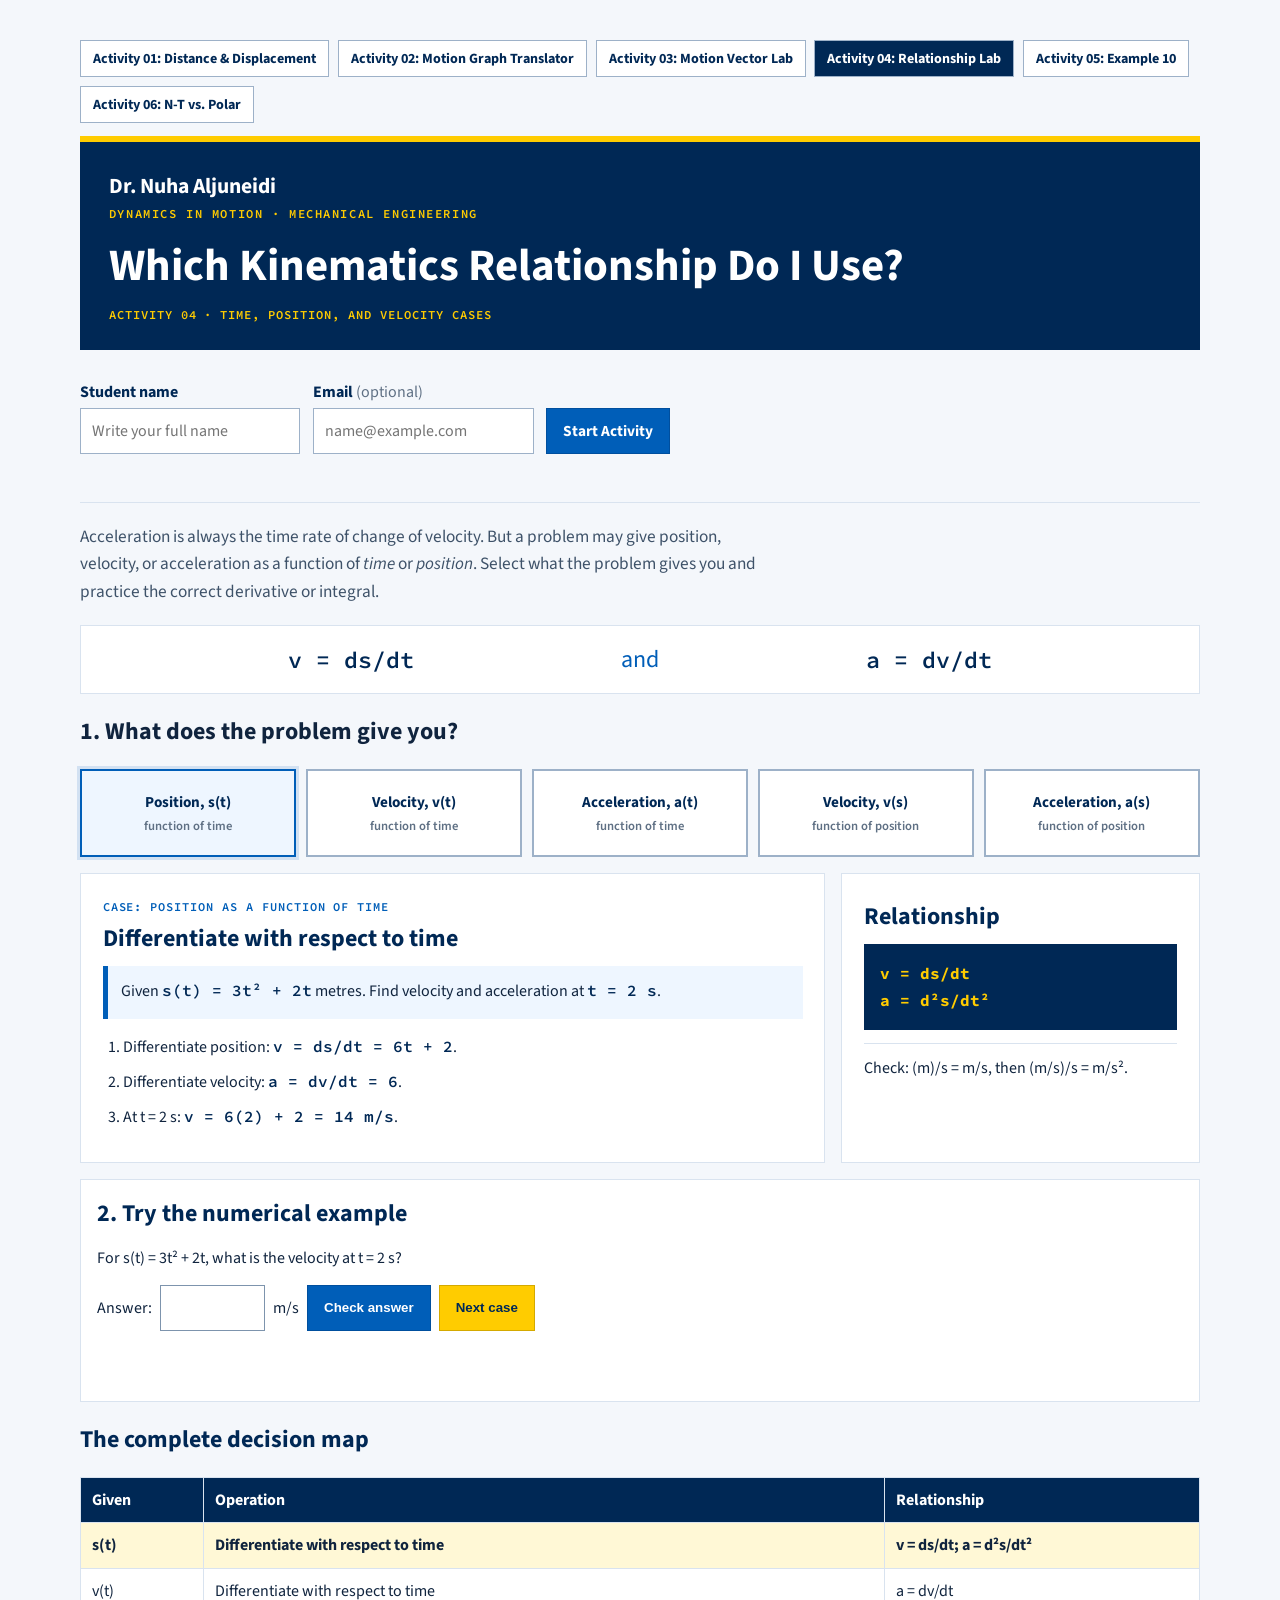
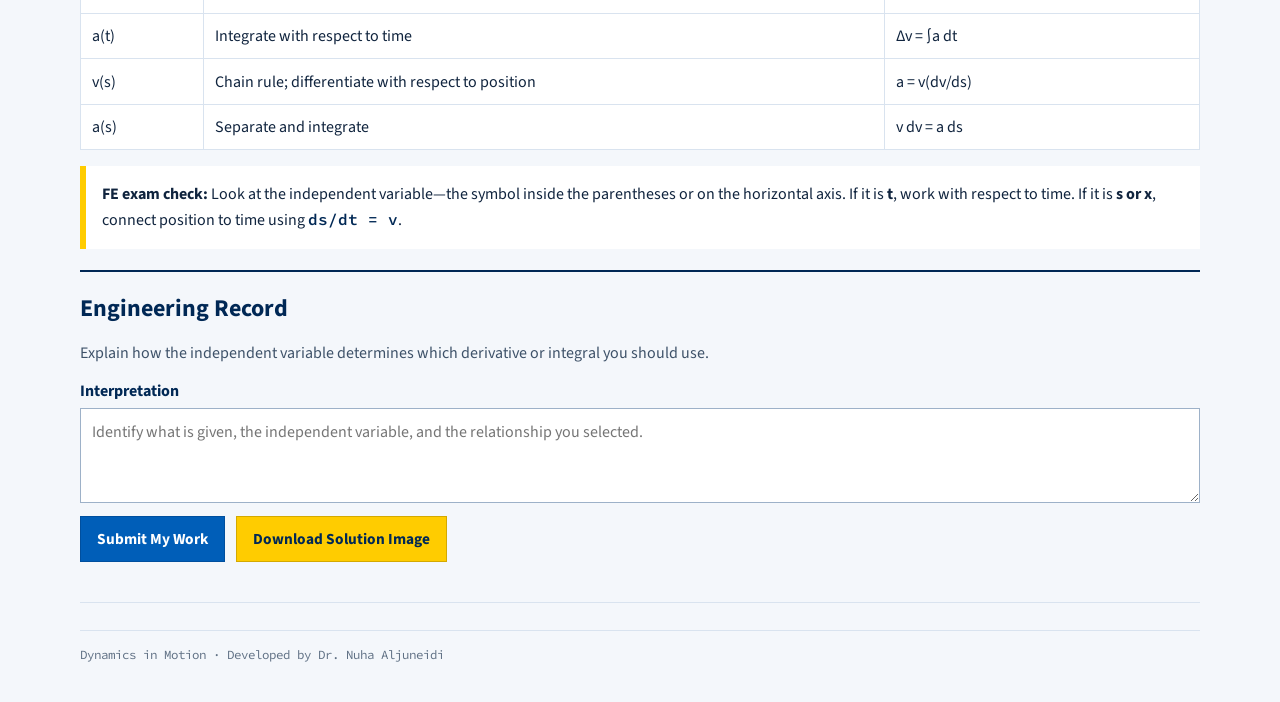
<file: velocity-axis-lab.html>
<!DOCTYPE html><html lang="en"><head><meta charset="UTF-8"><meta name="viewport" content="width=device-width,initial-scale=1"><title>Kinematics Relationship Lab | Dynamics in Motion</title><link href="https://fonts.googleapis.com/css2?family=Source+Code+Pro:wght@400;600&family=Source+Sans+3:wght@400;600;700&display=swap" rel="stylesheet"><style>
:root{--navy:#002855;--blue:#005eb8;--gold:#ffcc00;--ink:#10243e;--paper:#fff;--bg:#f4f7fb;--line:#d9e3ef;--muted:#5f7084;--green:#067647;--red:#b42318}*{box-sizing:border-box}html,body{margin:0}body{font-family:"Source Sans 3",system-ui,sans-serif;color:var(--ink);background:var(--bg);padding:clamp(1rem,3.5vw,2.5rem)}.wrap{max-width:1120px;margin:auto}.nav{display:flex;gap:.55rem;flex-wrap:wrap;margin-bottom:.8rem}.nav a{font-weight:700;font-size:.88rem;text-decoration:none;color:var(--navy);background:#fff;border:1px solid #9db1c8;padding:.48rem .75rem}.nav a[aria-current]{color:#fff;background:var(--navy)}.banner{background:var(--navy);color:#fff;border-top:6px solid var(--gold);padding:clamp(1.25rem,2.5vw,1.8rem)}.banner p{margin:0}.instructor{font-size:1.35rem;font-weight:700}.course{font:600 .76rem "Source Code Pro";letter-spacing:.13em;text-transform:uppercase;color:var(--gold);padding:.25rem 0 .8rem}h1{font-size:clamp(1.9rem,4vw,2.8rem);margin:0}.id{font:600 .76rem "Source Code Pro";color:var(--gold);letter-spacing:.08em;padding-top:.55rem}.lede{font-size:1.08rem;line-height:1.6;max-width:78ch;color:#3e5269}.foundation{display:grid;grid-template-columns:1fr auto 1fr;align-items:center;gap:1rem;background:#fff;border:1px solid var(--line);padding:1rem;margin:1.2rem 0}.formula{text-align:center;font:600 clamp(1.1rem,2.5vw,1.45rem) "Source Code Pro";color:var(--navy)}.plus{font-size:1.5rem;color:var(--blue)}.case-grid{display:grid;grid-template-columns:repeat(5,1fr);gap:.6rem}.case-btn{min-height:88px;background:#fff;border:2px solid #9db1c8;color:var(--navy);padding:.65rem;cursor:pointer;font:700 .95rem "Source Sans 3"}.case-btn small{display:block;color:var(--muted);font-weight:600;margin-top:.25rem}.case-btn[aria-pressed=true]{border-color:var(--blue);box-shadow:0 0 0 3px rgba(0,94,184,.14);background:#eef6ff}.workspace{display:grid;grid-template-columns:minmax(0,1.35fr) minmax(280px,.65fr);gap:1rem;margin-top:1rem}.panel{background:#fff;border:1px solid var(--line);padding:clamp(1rem,2vw,1.35rem)}.eyebrow{font:600 .75rem "Source Code Pro";letter-spacing:.08em;color:var(--blue);text-transform:uppercase}.panel h2{color:var(--navy);margin:.25rem 0 .6rem}.given{background:#eef6ff;border-left:5px solid var(--blue);padding:.85rem;line-height:1.6}.steps{margin:1rem 0 0;padding-left:1.3rem}.steps li{margin:.7rem 0;line-height:1.5}.math{font:600 1rem "Source Code Pro";color:var(--navy)}.rule{background:var(--navy);color:#fff;padding:1rem;font:600 1rem "Source Code Pro";line-height:1.7}.rule b{color:var(--gold)}.units{margin-top:.8rem;border-top:1px solid var(--line);padding-top:.8rem}.units code{color:var(--navy)}.activity{margin-top:1rem;background:#fff;border:1px solid var(--line);padding:1rem}.activity h2{margin:0 0 .4rem;color:var(--navy)}.answer{display:flex;align-items:center;gap:.5rem;flex-wrap:wrap;margin-top:.8rem}.answer input{width:105px;min-height:46px;border:1px solid #7d94ad;padding:.55rem;font:600 1rem "Source Code Pro"}.check,.next{min-height:46px;border:1px solid #004f9e;background:var(--blue);color:#fff;padding:.6rem 1rem;font-weight:700;cursor:pointer}.next{background:var(--gold);border-color:#d4a900;color:var(--navy)}.feedback{min-height:1.4em;font-weight:700}.ok{color:var(--green)}.no{color:var(--red)}.map{margin-top:1.2rem}.map h2{color:var(--navy)}table{width:100%;border-collapse:collapse;background:#fff}th,td{text-align:left;padding:.7rem;border:1px solid var(--line)}th{background:var(--navy);color:#fff}tr.active td{background:#fff8d6;font-weight:700}.tip{border-left:6px solid var(--gold);background:#fff;padding:1rem;margin-top:1rem;line-height:1.6}button:focus-visible,a:focus-visible,input:focus-visible{outline:3px dashed var(--blue);outline-offset:3px}footer{margin-top:1.7rem;border-top:1px solid var(--line);padding-top:1rem;color:var(--muted);font:400 .78rem "Source Code Pro"}@media(max-width:850px){.case-grid{grid-template-columns:repeat(2,1fr)}.workspace{grid-template-columns:1fr}}@media(max-width:560px){.nav{flex-direction:column}.nav a{min-height:44px}.foundation{grid-template-columns:1fr}.plus{display:none}.case-grid{grid-template-columns:1fr}table{font-size:.86rem}th,td{padding:.45rem}} </style><link rel="stylesheet" href="student-record.css"></head><body><main class="wrap">
<nav class="nav" aria-label="Dynamics activities"><a href="index.html">Activity 01: Distance &amp; Displacement</a><a href="motion-graph-translator.html">Activity 02: Motion Graph Translator</a><a href="motion-vector-lab.html">Activity 03: Motion Vector Lab</a><a href="velocity-axis-lab.html" aria-current="page">Activity 04: Relationship Lab</a><a href="example-10-projectile.html">Activity 05: Example 10</a><a href="nt-vs-polar-lab.html">Activity 06: N-T vs. Polar</a></nav>
<header class="banner"><p class="instructor">Dr. Nuha Aljuneidi</p><p class="course">Dynamics in Motion · Mechanical Engineering</p><h1>Which Kinematics Relationship Do I Use?</h1><p class="id">ACTIVITY 04 · TIME, POSITION, AND VELOCITY CASES</p></header>
<div class="student-record-row"><div class="student-record-field"><label for="studentName">Student name</label><input id="studentName" type="text" autocomplete="name" placeholder="Write your full name" required></div><div class="student-record-field"><label for="studentEmail">Email <span style="font-weight:400;color:var(--muted)">(optional)</span></label><input id="studentEmail" type="email" autocomplete="email" placeholder="name@example.com"></div><button id="startActivity" type="button">Start Activity</button><p id="submitStatus" class="record-status" role="status" aria-live="polite"></p></div>
<p class="lede">Acceleration is always the time rate of change of velocity. But a problem may give position, velocity, or acceleration as a function of <em>time</em> or <em>position</em>. Select what the problem gives you and practice the correct derivative or integral.</p>
<section class="foundation" aria-label="Fundamental definitions"><div class="formula">v = ds/dt</div><div class="plus">and</div><div class="formula">a = dv/dt</div></section>
<section><h2>1. What does the problem give you?</h2><div class="case-grid" id="cases"><button class="case-btn" data-case="st" aria-pressed="true">Position, s(t)<small>function of time</small></button><button class="case-btn" data-case="vt" aria-pressed="false">Velocity, v(t)<small>function of time</small></button><button class="case-btn" data-case="at" aria-pressed="false">Acceleration, a(t)<small>function of time</small></button><button class="case-btn" data-case="vs" aria-pressed="false">Velocity, v(s)<small>function of position</small></button><button class="case-btn" data-case="as" aria-pressed="false">Acceleration, a(s)<small>function of position</small></button></div></section>
<section class="workspace"><article class="panel"><span class="eyebrow" id="caseLabel">CASE: POSITION AS A FUNCTION OF TIME</span><h2 id="caseTitle">Differentiate with respect to time</h2><div class="given" id="given"></div><ol class="steps" id="steps"></ol></article><aside class="panel"><h2>Relationship</h2><div class="rule" id="rule"></div><div class="units" id="units"></div></aside></section>
<section class="activity"><h2>2. Try the numerical example</h2><p id="question"></p><div class="answer"><label for="studentAnswer">Answer:</label><input id="studentAnswer" type="number" step="any" inputmode="decimal"><span id="answerUnit"></span><button class="check" id="check">Check answer</button><button class="next" id="next">Next case</button></div><p class="feedback" id="feedback" role="status" aria-live="polite"></p></section>
<section class="map"><h2>The complete decision map</h2><table><thead><tr><th>Given</th><th>Operation</th><th>Relationship</th></tr></thead><tbody><tr data-row="st"><td>s(t)</td><td>Differentiate with respect to time</td><td>v = ds/dt; a = d²s/dt²</td></tr><tr data-row="vt"><td>v(t)</td><td>Differentiate with respect to time</td><td>a = dv/dt</td></tr><tr data-row="at"><td>a(t)</td><td>Integrate with respect to time</td><td>Δv = ∫a dt</td></tr><tr data-row="vs"><td>v(s)</td><td>Chain rule; differentiate with respect to position</td><td>a = v(dv/ds)</td></tr><tr data-row="as"><td>a(s)</td><td>Separate and integrate</td><td>v dv = a ds</td></tr></tbody></table></section>
<div class="tip"><strong>FE exam check:</strong> Look at the independent variable—the symbol inside the parentheses or on the horizontal axis. If it is <strong>t</strong>, work with respect to time. If it is <strong>s or x</strong>, connect position to time using <span class="math">ds/dt = v</span>.</div><section class="engineering-record" aria-labelledby="recordHeading"><h2 id="recordHeading">Engineering Record</h2><p>Explain how the independent variable determines which derivative or integral you should use.</p><label for="studentNotes">Interpretation</label><textarea id="studentNotes" placeholder="Identify what is given, the independent variable, and the relationship you selected."></textarea><div class="record-actions"><button id="submitWork" type="button">Submit My Work</button><button id="downloadSolution" class="download-record" type="button">Download Solution Image</button></div><p id="finalStatus" class="record-status" role="status" aria-live="polite"></p></section>
<footer>Dynamics in Motion · Developed by Dr. Nuha Aljuneidi</footer>
</main><script>
(function(){var order=['st','vt','at','vs','as'],current='st';var data={st:{label:'CASE: POSITION AS A FUNCTION OF TIME',title:'Differentiate with respect to time',given:'Given <span class="math">s(t) = 3t² + 2t</span> metres. Find velocity and acceleration at <span class="math">t = 2 s</span>.',steps:['Differentiate position: <span class="math">v = ds/dt = 6t + 2</span>.','Differentiate velocity: <span class="math">a = dv/dt = 6</span>.','At t = 2 s: <span class="math">v = 6(2) + 2 = 14 m/s</span>.'],rule:'<b>v = ds/dt</b><br><b>a = d²s/dt²</b>',units:'Check: (m)/s = m/s, then (m/s)/s = m/s².',question:'For s(t) = 3t² + 2t, what is the velocity at t = 2 s?',answer:14,unit:'m/s'},vt:{label:'CASE: VELOCITY AS A FUNCTION OF TIME',title:'Differentiate velocity with respect to time',given:'Given <span class="math">v(t) = 20 + 4t</span> m/s. Find acceleration.',steps:['The independent variable is time.','Differentiate: <span class="math">a = dv/dt</span>.','Therefore <span class="math">a = 4 m/s²</span>, a constant.'],rule:'<b>a = dv/dt</b>',units:'The slope units are (m/s)/s = m/s², so graph slope is acceleration.',question:'For v(t) = 20 + 4t, what is the acceleration?',answer:4,unit:'m/s²'},at:{label:'CASE: ACCELERATION AS A FUNCTION OF TIME',title:'Integrate with respect to time',given:'Given <span class="math">a(t) = 3t</span> m/s² and <span class="math">v(0) = 5 m/s</span>. Find v at t = 2 s.',steps:['Integrate acceleration: <span class="math">v − v₀ = ∫₀² 3t dt</span>.','Evaluate: <span class="math">Δv = 1.5t²|₀² = 6 m/s</span>.','Add initial velocity: <span class="math">v = 5 + 6 = 11 m/s</span>.'],rule:'<b>v − v₀ = ∫ a(t) dt</b>',units:'Area under an a–t graph has units (m/s²)(s) = m/s.',question:'If a(t) = 3t and v(0) = 5 m/s, what is v at t = 2 s?',answer:11,unit:'m/s'},vs:{label:'CASE: VELOCITY AS A FUNCTION OF POSITION',title:'Use the chain rule',given:'Given <span class="math">v(s) = 20 + 0.1s</span> m/s. Find acceleration at <span class="math">s = 100 m</span>.',steps:['Differentiate with respect to position: <span class="math">dv/ds = 0.1 s⁻¹</span>.','At s = 100 m: <span class="math">v = 20 + 0.1(100) = 30 m/s</span>.','Use the chain rule: <span class="math">a = v(dv/ds) = 30(0.1) = 3 m/s²</span>.'],rule:'a = dv/dt<br>= (dv/ds)(ds/dt)<br><b>a = v(dv/ds)</b>',units:'dv/ds alone has units 1/s—not acceleration. Multiplying by v gives m/s².',question:'For v(s) = 20 + 0.1s, what is acceleration at s = 100 m?',answer:3,unit:'m/s²'},as:{label:'CASE: ACCELERATION AS A FUNCTION OF POSITION',title:'Separate variables and integrate',given:'Given constant <span class="math">a = 3 m/s²</span>, <span class="math">v₀ = 4 m/s</span> at s₀ = 0. Find v at s = 8 m.',steps:['Start with <span class="math">a = v(dv/ds)</span>.','Separate: <span class="math">v dv = a ds</span>, then integrate both sides.','<span class="math">(v² − v₀²)/2 = a(s − s₀)</span>, so <span class="math">v² = 16 + 2(3)(8) = 64</span> and <span class="math">v = 8 m/s</span>.'],rule:'<b>v dv = a(s) ds</b><br>∫v dv = ∫a(s) ds',units:'This produces the familiar relation v² = v₀² + 2aΔs when a is constant.',question:'For a = 3 m/s², v₀ = 4 m/s, and Δs = 8 m, what is the final speed?',answer:8,unit:'m/s'}};
function show(key){current=key;var d=data[key];document.querySelectorAll('.case-btn').forEach(function(b){b.setAttribute('aria-pressed',b.dataset.case===key)});document.querySelectorAll('[data-row]').forEach(function(r){r.classList.toggle('active',r.dataset.row===key)});document.getElementById('caseLabel').textContent=d.label;document.getElementById('caseTitle').textContent=d.title;document.getElementById('given').innerHTML=d.given;document.getElementById('steps').innerHTML=d.steps.map(function(x){return '<li>'+x+'</li>'}).join('');document.getElementById('rule').innerHTML=d.rule;document.getElementById('units').textContent=d.units;document.getElementById('question').textContent=d.question;document.getElementById('answerUnit').textContent=d.unit;document.getElementById('studentAnswer').value='';document.getElementById('feedback').textContent=''}document.querySelectorAll('.case-btn').forEach(function(b){b.addEventListener('click',function(){show(b.dataset.case)})});document.getElementById('check').addEventListener('click',function(){var val=Number(document.getElementById('studentAnswer').value),d=data[current],f=document.getElementById('feedback'),good=document.getElementById('studentAnswer').value!==''&&Math.abs(val-d.answer)<.001;f.className='feedback '+(good?'ok':'no');f.textContent=good?'Correct. Now connect the operation to the independent variable.':'Try again. Follow the numbered steps above.'});document.getElementById('next').addEventListener('click',function(){show(order[(order.indexOf(current)+1)%order.length])});show('st')})();
</script><script>window.DYNAMICS_RECORD={activity:"Kinematics Relationship Lab — Activity 04",scenario:function(){return document.getElementById("caseLabel").textContent+" | "+document.getElementById("question").textContent},results:function(){var answer=document.getElementById("studentAnswer").value||"not entered",feedback=document.getElementById("feedback").textContent||"not checked";return "Student answer: "+answer+" "+document.getElementById("answerUnit").textContent+" | "+feedback}};</script><script src="student-record.js"></script></body></html>
<script src="relationship-keyboard.js"></script>
</file>
<file: student-record.css>
.student-record-row{display:flex;align-items:flex-end;gap:.8rem;flex-wrap:wrap;margin:1rem 0 1.25rem;padding:.9rem 0;border-bottom:1px solid var(--line)}
.student-record-field{display:flex;flex-direction:column;gap:.3rem}
.student-record-field label,.engineering-record label{font-weight:700;color:var(--navy)}
.student-record-field input{width:min(310px,100%);min-height:46px;font:inherit;color:var(--ink);background:#fff;border:1px solid #9db1c8;padding:.6rem .7rem}
.student-record-row button,.engineering-record button{min-height:46px;font:700 .96rem "Source Sans 3",sans-serif;cursor:pointer;border:1px solid #004f9e;padding:.62rem 1rem;background:var(--blue);color:#fff}
.student-record-row button:disabled,.engineering-record button:disabled{cursor:not-allowed;opacity:.68}
.record-status{flex-basis:100%;margin:0;min-height:1.3em;font-weight:700;color:var(--navy)}
.engineering-record{margin-top:1.3rem;padding:1.2rem 0;border-top:2px solid var(--navy);border-bottom:1px solid var(--line)}
.engineering-record h2{margin:0 0 .35rem;color:var(--navy)}
.engineering-record p{color:#3e5269}
.engineering-record textarea{display:block;width:100%;min-height:95px;resize:vertical;margin-top:.35rem;padding:.7rem;font:inherit;line-height:1.5;color:var(--ink);background:#fff;border:1px solid #9db1c8}
.record-actions{display:flex;gap:.7rem;flex-wrap:wrap;margin-top:.8rem}
.engineering-record .download-record{background:var(--gold);border-color:#d4a900;color:var(--navy)}
.student-record-field input:focus,.engineering-record textarea:focus{border-color:var(--blue);box-shadow:0 0 0 3px rgba(0,94,184,.15);outline:none}
@media(max-width:560px){.student-record-row{align-items:stretch;flex-direction:column}.student-record-field input{width:100%}.student-record-row button,.record-actions button{width:100%}}
</file>
